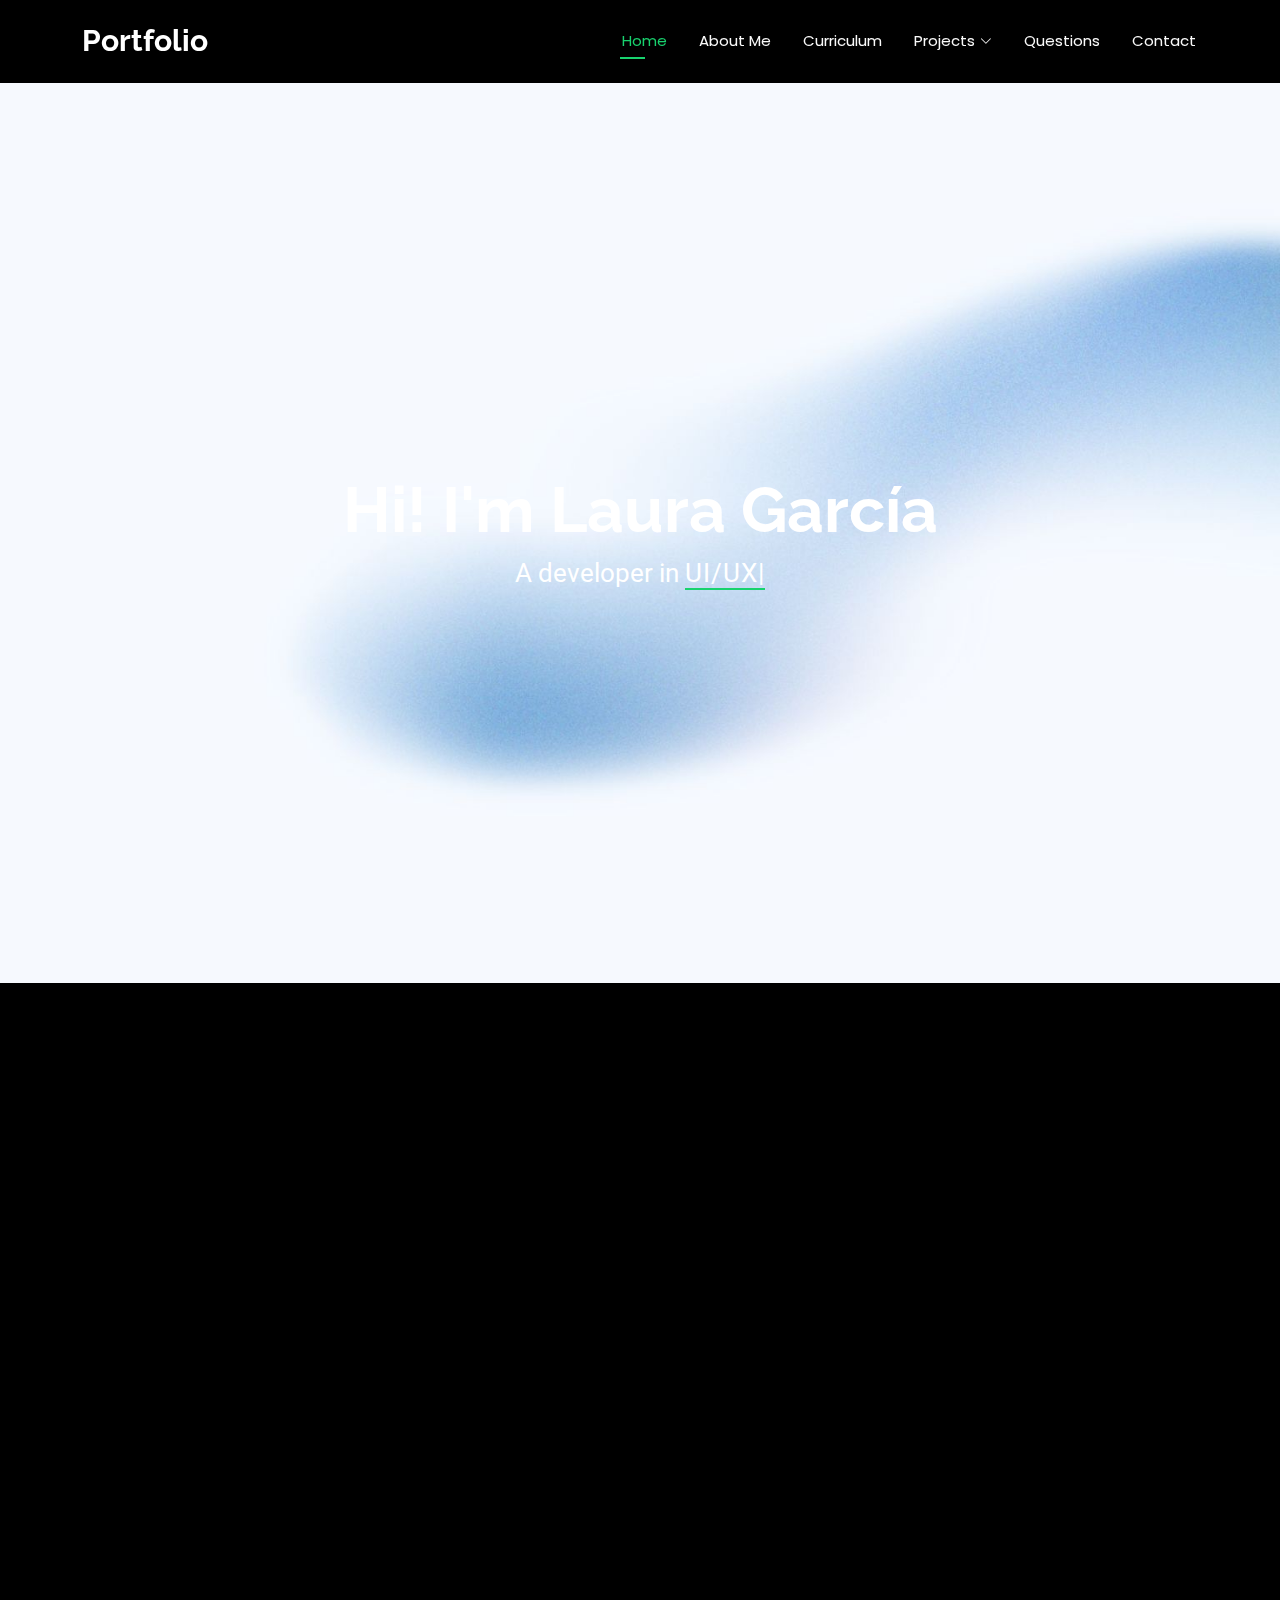
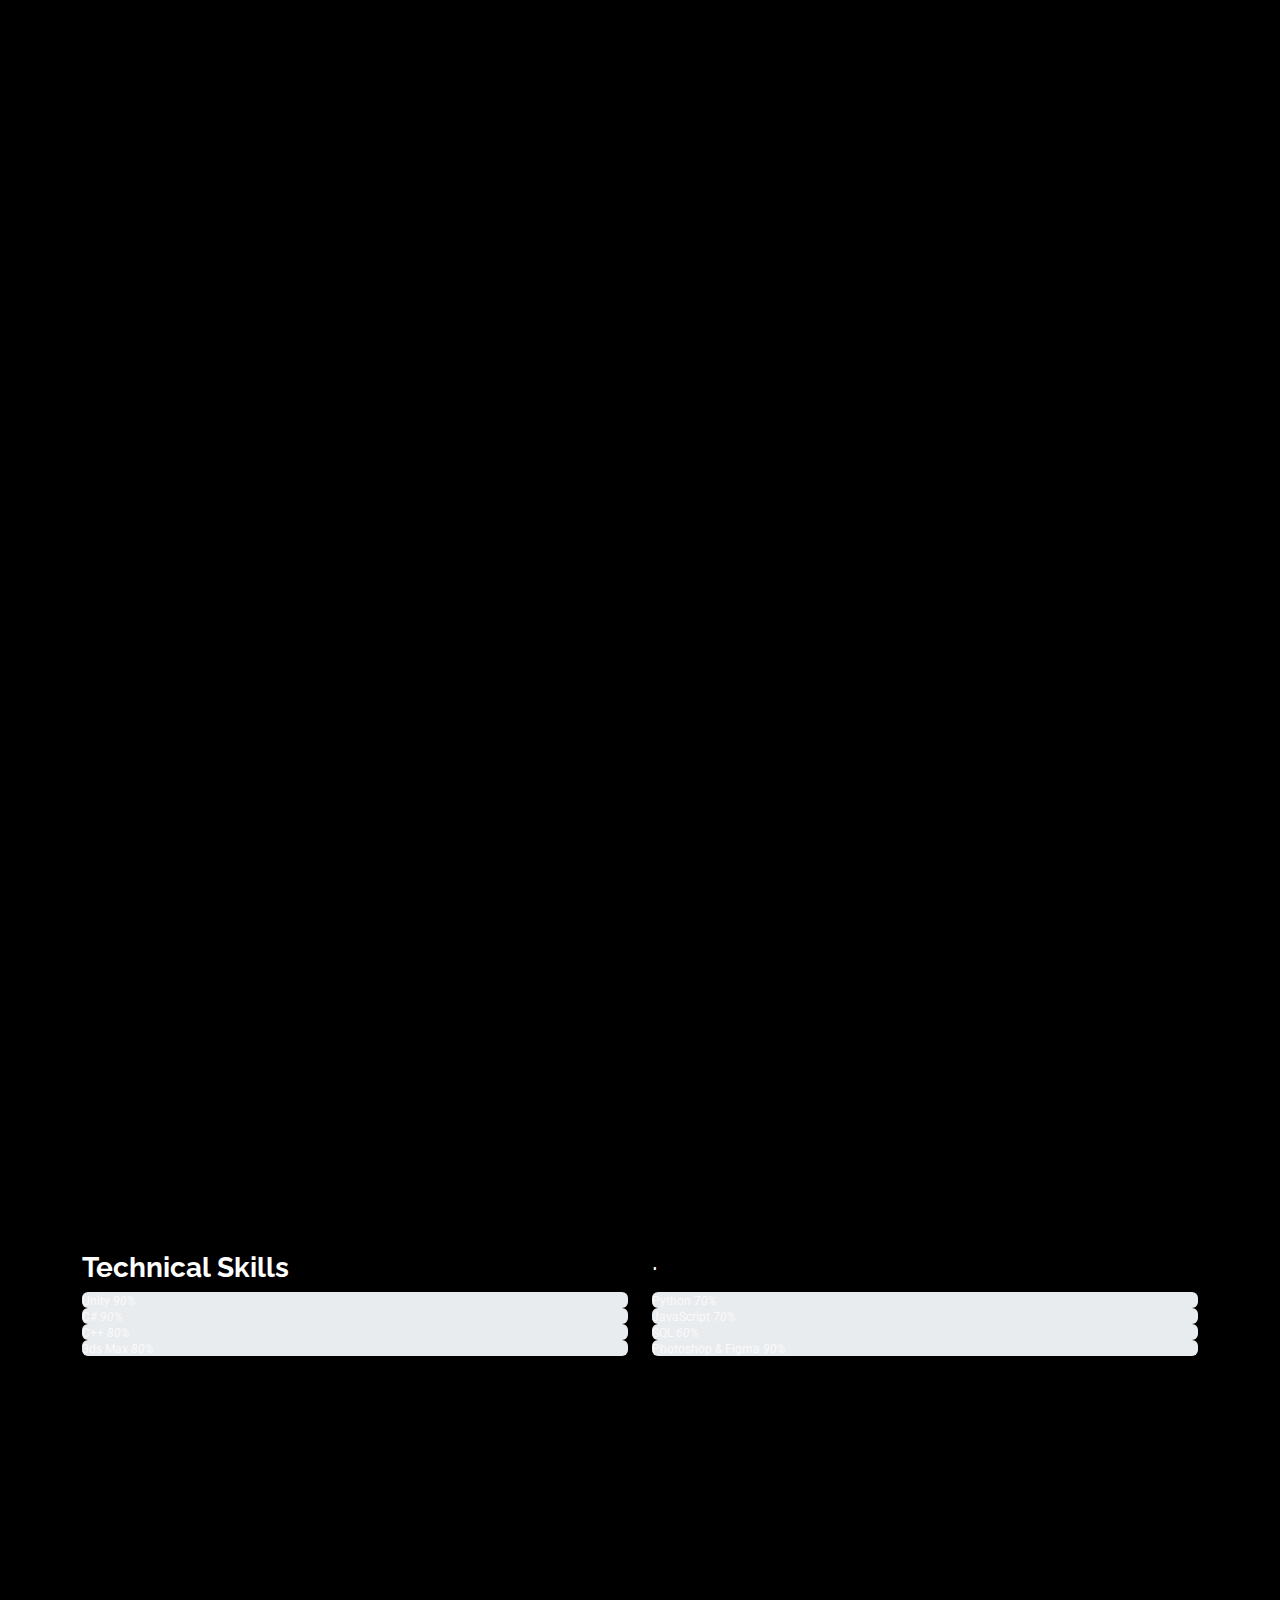
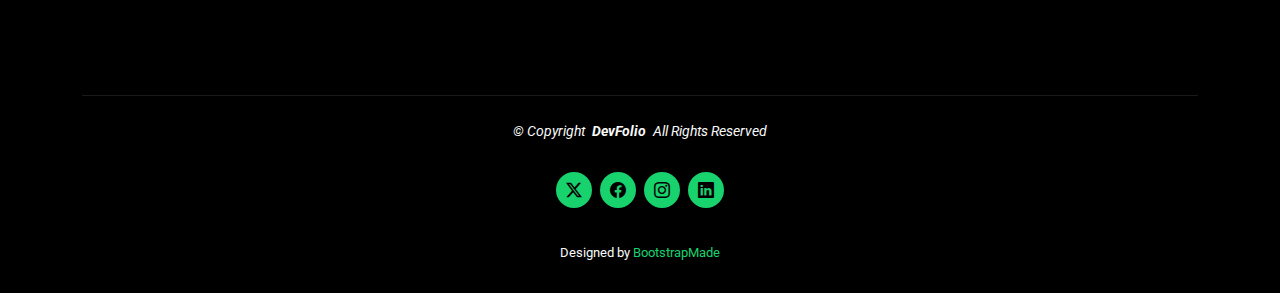
<file: index.html>
<!DOCTYPE html>
<html lang="en">

<head>
  <meta charset="utf-8">
  <meta content="width=device-width, initial-scale=1.0" name="viewport">
  <title>Laura García Martín - Portfolio</title>
  <meta name="description" content="">
  <meta name="keywords" content="">

  <!-- Favicons -->
  <link href="assets/img/favicon.png" rel="icon">
  <link href="assets/img/apple-touch-icon.png" rel="apple-touch-icon">

  <!-- Fonts -->
  <link href="https://fonts.googleapis.com" rel="preconnect">
  <link href="https://fonts.gstatic.com" rel="preconnect" crossorigin>
  <link href="https://fonts.googleapis.com/css2?family=Roboto:ital,wght@0,100;0,300;0,400;0,500;0,700;0,900;1,100;1,300;1,400;1,500;1,700;1,900&family=Poppins:ital,wght@0,100;0,200;0,300;0,400;0,500;0,600;0,700;0,800;0,900;1,100;1,200;1,300;1,400;1,500;1,600;1,700;1,800;1,900&family=Raleway:ital,wght@0,100;0,200;0,300;0,400;0,500;0,600;0,700;0,800;0,900;1,100;1,200;1,300;1,400;1,500;1,600;1,700;1,800;1,900&display=swap" rel="stylesheet">

  <!-- Vendor CSS Files -->
  <link href="assets/vendor/bootstrap/css/bootstrap.min.css" rel="stylesheet">
  <link href="assets/vendor/bootstrap-icons/bootstrap-icons.css" rel="stylesheet">
  <link href="assets/vendor/aos/aos.css" rel="stylesheet">
  <link href="assets/vendor/glightbox/css/glightbox.min.css" rel="stylesheet">
  <link href="assets/vendor/swiper/swiper-bundle.min.css" rel="stylesheet">

  <!-- Main CSS File -->
  <link href="assets/css/main.css" rel="stylesheet">

  <!-- =======================================================
  * Template Name: DevFolio
  * Template URL: https://bootstrapmade.com/devfolio-bootstrap-portfolio-html-template/
  * Updated: Aug 07 2024 with Bootstrap v5.3.3
  * Author: BootstrapMade.com
  * License: https://bootstrapmade.com/license/
  ======================================================== -->
</head>

<body class="index-page">

  <header id="header" class="header d-flex align-items-center sticky-top">
    <div class="container-fluid container-xl position-relative d-flex align-items-center justify-content-between">

      <a href="index.html" class="logo d-flex align-items-center">
        <!-- Uncomment the line below if you also wish to use an image logo -->
        <!-- <img src="assets/img/logo.png" alt=""> -->
        <h1 class="sitename">Portfolio</h1>
      </a>

      <nav id="navmenu" class="navmenu">
        <ul>
          <li><a href="#hero" class="active">Home<br></a></li>
          <li><a href="#about">About Me</a></li>
          <li><a href="#resume">Curriculum</a></li>
          <li class="dropdown"><a href="#services"><span>Projects</span> <i class="bi bi-chevron-down toggle-dropdown"></i></a>
            <ul>
                  <li><a href="Videogames.html" class="stretched-link">Videogames</a></li>               
                  <li><a href="MobileApps.html" class="stretched-link">Apps</a></li>
                  <li><a href="#">3D & Animations</a></li>

            </ul>

          <li><a href="#faq">Questions</a></li>
          <li><a href="#contact">Contact</a></li>
        </ul>
        <i class="mobile-nav-toggle d-xl-none bi bi-list"></i>
      </nav>

    </div>
  </header>

  <main class="main">

    <!-- Hero Section -->
    <section id="hero" class="hero section dark-background">

      <img src="assets/img/bg2.jpg" alt="" data-aos="fade-in">

      <div class="container d-flex flex-column align-items-center justify-content-center text-center" data-aos="fade-up" data-aos-delay="100">
        <h2>Hi! I'm Laura García </h2>
        <p> A developer in <span class="typed" data-typed-items="UI/UX, Unity, Cryptography "></span></p>
      </div>

    </section><!-- /Hero Section -->

<!-- About Section -->
<section id="about" class="about section">
  <div class="container" data-aos="fade-up" data-aos-delay="100">

    <div class="row gy-4">
      
      <!-- Left Column -->
      <div class="col-md-6">
        
        <!-- About Me (Top Left) -->
        <div class="about-me">
          <h4>About Me</h4>
          <p>
            My name is <strong>Laura García Martín</strong>, and I am a fourth-year student of <strong>Videogame Design and Development</strong> at <strong>Rey Juan Carlos University.</strong>
          </p>
          <p>
            I discovered my passion for technology later than usual, after spending a year studying Economics and International Business. 
            That change of direction led me to rethink my future, retake the <strong>EBAU</strong>, and pursue what I truly wanted. Since then, 
            I have never doubted that I made the right decision. I found great satisfaction exploring <strong>Unity’s</strong> Inspector, uncovering its possibilities, 
            and developing a strong ambition for <strong>interface design</strong> and <strong>user experience.</strong>
          </p>
        </div>

        <!-- My TFG (Bottom Left) -->
        <div class="my-tfg mt-4">
          <h4>My TFG</h4>
          <p>
            My project develops an <strong>accessible</strong> videogame for people with <strong>Parkinson’s</strong>, aimed to provide entertainment adapted to their motor and vocal skills.
            To ensure the <strong>privacy</strong> of voice data collected during gameplay, <strong>homomorphic encryption</strong> is implemented, allowing analysis without compromising security. 
            The proposal combines entertainment, accessibility, and data protection, offering an innovative tool for digital therapy. 
          </p>
          <p>
            Implemented in <strong>Unity</strong>, with mechanics designed to improve motor skills and voice precision in players.
          </p>

          
        </div>

      </div>

      <!-- Right Column -->
      <div class="col-md-6">

        <!-- My Passions (Top Right) -->
        <div class="my-passions">
          <h4>My Passions</h4>
          <div class="row">
            
            <div id="gameCarouselPersonal" class="carousel slide" data-bs-ride="carousel">
              <div class="carousel-inner">
                <div class="carousel-item active">
                  <img src="assets/img/personal/passions/2.png" class="d-block w-100" alt="Gameplay Screenshot 1">
                </div>
                <div class="carousel-item">
                  <img src="assets/img/personal/passions/11.png" class="d-block w-100" alt="Gameplay Screenshot 1">
                </div>
                <div class="carousel-item">
                  <img src="assets/img/personal/passions/3.png" class="d-block w-100" alt="Gameplay Screenshot 1">
                </div>
                <div class="carousel-item">
                  <img src="assets/img/personal/passions/4.png" class="d-block w-100" alt="Gameplay Screenshot 1">
                </div>
                <div class="carousel-item">
                  <img src="assets/img/personal/passions/5.png" class="d-block w-100" alt="Gameplay Screenshot 1">
                </div>
                <div class="carousel-item">
                  <img src="assets/img/personal/passions/6.png" class="d-block w-100" alt="Gameplay Screenshot 1">
                </div>

              </div>
              <button class="carousel-control-prev" type="button" data-bs-target="#gameCarouselPersonal" data-bs-slide="prev">
                <span class="carousel-control-prev-icon" aria-hidden="true"></span>
                <span class="visually-hidden">Previous</span>
              </button>
              <button class="carousel-control-next" type="button" data-bs-target="#gameCarouselPersonal" data-bs-slide="next">
                <span class="carousel-control-next-icon" aria-hidden="true"></span>
                <span class="visually-hidden">Next</span>
              </button>
            </div>
        </div>


        <!-- Contact (Bottom Right) -->
        <div class="know-more mt-4">
          <h4>Want to know more?</h4>
          <p>Feel free to reach out to me</p>
          <div class="row gy-4">
            <!-- CV Download -->
            <div class="col-lg-12">
              <a href="https://www.linkedin.com/in/laura-garc%C3%ADa-mart%C3%ADn-0b6584328/" download class="cv-box">
              <i class="fas fa-file-alt"></i>
              <span>Check out my <strong>LinkedIn</strong></span>
            </a>
          </div>

          <!-- CV Download -->
          <div class="col-lg-12">
            <a href="assets/img/personal/CV LAURA GARCIA MARTIN.pdf" download class="cv-box">
              <i class="fas fa-file-alt"></i>
              <span>Download my <strong>CV</strong></span>
            </a>
          </div>
          </div>
        </div>

      </div>

    </div>

  </div>
</section>





<!-- Resume Section -->
<section id="resume" class="resume section">

  <!-- Section Title -->
  <div class="container section-title" data-aos="fade-up">
    <h2>Curriculum Vitae</h2>
    <p>Archievements and what not</p>
  </div><!-- End Section Title -->

  <div class="container">

    <div class="row">

      <!-- Left Column -->
      <div class="col-lg-6" data-aos="fade-up" data-aos-delay="100">

        <!-- Education -->
        <h3 class="resume-title">Education</h3>
        <div class="resume-item">
          <h4>Videogame design &amp; Development</h4>
          <h5>Sept 2021 - June 2025</h5>
          <p><em>Universidad Rey Juan Carlos, Madrid</em></p>
        </div>

        <div class="resume-item">
          <h4>Quantum Computing Course</h4>
          <h5>April 2023 - May 2023</h5>
          <p><em>Universidad de Castilla La Mancha</em></p>
        </div>

        <!-- Soft Skills -->
        <h3 class="resume-title">Soft Skills</h3>
        <div class="resume-item">
          <ul>
            <li><strong>Teamwork:</strong> I collaborate effectively with diverse teams to achieve shared goals.</li>
            <li><strong>Problem-solving:</strong>  I excel at analyzing complex challenges and finding creative solutions.</li>
            <li><strong>Adaptability:</strong> I thrive in dynamic and fast-paced environments.</li>
            <li><strong>Communication:</strong>  I have a strong ability to convey technical concepts to non-technical audiences.</li>
            <li><strong>Time Management:</strong> I effectively prioritize tasks to meet deadlines.</li>
          </ul>
        </div>

      </div><!-- End Left Column -->

      <!-- Right Column -->
      <div class="col-lg-6" data-aos="fade-up" data-aos-delay="200">

        <!-- Academic Projects -->
        <h3 class="resume-title">Academic Projects</h3>
        <div class="resume-item">
          <h4>Bouba District! Rhythm Videogame in Unity</h4>
          <p><em><strong>Winner of Game of the Year - Web and Social Media Games - Quintana URJC 2025</strong></em></p>
          <p>Completed and published on itch.io. With a 3D cartoon-style, featuring various environments, characters, music, cinematics, and a persistent ranking system.</p>
          <ul>
            <li>Development of mechanics based on <strong>BPM music measurements</strong>.</li>
            <li>Design and implementation of <strong>UI/UX</strong>.</li>
            <li>Implementation of visual and sound effects.</li>
            <li>Creation of <strong>cinematics</strong> in Unity.</li>
          </ul>
        </div>

        <div class="resume-item">
          <h4>The Last Candle - A multiplayer game in JavaScript</h4>
          <p>Published with local multiplayer in various websites such as itch.io, New Grounds, and GameJolt. Available for download with online multiplayer.</p>
          <ul>
            <li>Registration, login, password change, user deletion, user count, and chat through <strong>API REST</strong> using <strong>HTTP methods</strong>.</li>
            <li>Password encryption using <strong>hash keys</strong>.</li>
            <li>Network communication via <strong>WebSockets</strong>.</li>
            <li>Design and implementation of <strong>UI/UX</strong>.</li>
          </ul>
        </div>

      </div><!-- End Right Column -->

    </div>

    <div class="row skills-content skills-animation">
  
      <!-- Skills - Left -->
      <div class="col-md-6">
        <h3> <strong>Technical Skills</strong></h3>
        <div class="progress">
          <span class="skill"><span>Unity</span> <i class="val">90%</i></span>
          <div class="progress-bar-wrap">
            <div class="progress-bar" role="progressbar" aria-valuenow="90" aria-valuemin="0" aria-valuemax="100" style="width: 10%;"></div>
          </div>
        </div>
    
        <div class="progress">
          <span class="skill"><span>C#</span> <i class="val">90%</i></span>
          <div class="progress-bar-wrap">
            <div class="progress-bar" role="progressbar" aria-valuenow="90" aria-valuemin="0" aria-valuemax="100" style="width: 10%;"></div>
          </div>
        </div>
    
        <div class="progress">
          <span class="skill"><span>C++</span> <i class="val">80%</i></span>
          <div class="progress-bar-wrap">
            <div class="progress-bar" role="progressbar" aria-valuenow="80" aria-valuemin="0" aria-valuemax="100" style="width: 10%;"></div>
          </div>
        </div>

        <div class="progress">
          <span class="skill"><span>3ds Max</span> <i class="val">80%</i></span>
          <div class="progress-bar-wrap">
            <div class="progress-bar" role="progressbar" aria-valuenow="80" aria-valuemin="0" aria-valuemax="100" style="width: 10%;"></div>
          </div>
        </div>

      </div>
      
    
      <!-- Skills - Right -->
      <div class="col-md-6">
        <h3>  · </h3>
        <div class="progress">
          <span class="skill"><span>Python</span> <i class="val">70%</i></span>
          <div class="progress-bar-wrap">
            <div class="progress-bar" role="progressbar" aria-valuenow="70" aria-valuemin="0" aria-valuemax="100" style="width: 10%;"></div>
          </div>
        </div>
    
        <div class="progress">
          <span class="skill"><span>JavaScript</span> <i class="val">70%</i></span>
          <div class="progress-bar-wrap">
            <div class="progress-bar" role="progressbar" aria-valuenow="70" aria-valuemin="0" aria-valuemax="100" style="width: 10%;"></div>
          </div>
        </div>
    
        <div class="progress">
          <span class="skill"><span>SQL</span> <i class="val">60%</i></span>
          <div class="progress-bar-wrap">
            <div class="progress-bar" role="progressbar" aria-valuenow="60" aria-valuemin="0" aria-valuemax="100" style="width: º0%;"></div>
          </div>
        </div>

        <div class="progress">
          <span class="skill"><span>Photoshop & Figma</span> <i class="val">90%</i></span>
          <div class="progress-bar-wrap">
            <div class="progress-bar" role="progressbar" aria-valuenow="90" aria-valuemin="0" aria-valuemax="100" style="width: 10%;"></div>
          </div>
        </div>
      </div>
      
    </div>
    




</section><!-- /Resume Section -->



    <!-- Services Section -->
    <section id="services" class="services section">

      <!-- Section Title -->
      <div class="container section-title" data-aos="fade-up">
        <h2>Projects</h2>
      </div><!-- End Section Title -->

      <div class="container">

        <div class="row gy-4">

          <div class="col-lg-4 col-md-6" data-aos="fade-up" data-aos-delay="100">
            <div class="service-item position-relative">
              <div class="icon">
                <i class="bi bi-controller"></i>
              </div>
              <a href="Videogames.html" class="stretched-link">
                <h3>Videogames</h3>
              </a>
              <p>Some of the video games I developed in the last few years, ranging from no-experience projects to my campus GOTY 2025.</p>
            </div>
          </div><!-- End Service Item -->
          

          <div class="col-lg-4 col-md-6" data-aos="fade-up" data-aos-delay="200">
            <div class="service-item position-relative">
              <div class="icon">
                <i class="bi bi-phone"></i>
              </div>
              <a href="MobileApps.html" class="stretched-link">
                <h3>Mobile Applications</h3>
              </a>
              <p>In the past few months, I've experimented with mobile applications and various software like Flutter and Android Studio. 
                From a casual trivia game to using inertial sensors, such as the accelerometer, for a casual videogame.
              </p>
            </div>
          </div><!-- End Service Item -->

      

          <div class="col-lg-4 col-md-6" data-aos="fade-up" data-aos-delay="400">
            <div class="service-item position-relative">
              <div class="icon">
                <i class="bi bi-film"></i>
              </div>
              <a href="#" class="stretched-link">
                <h3>3D & Animation</h3>
              </a>
              <p>My experience in 3D is limited, but that doesn't mean I don't have projects I'm proud of. 
                A special project I worked on in 2023 helped me become familiar with 3D software like Blender and 3ds Max, 
                which has proven useful in most of the Unity projects I'm involved in.
              </p>
              <a href="#" class="stretched-link"></a>
            </div>
          </div><!-- End Service Item -->


          

        </div>

      </div>




      <p></p>
      <p></p>
      <p></p>
    <!-- Faq Section -->
    <section id="faq" class="faq section">

      <div class="container">

        <div class="row gy-4">

          <div class="col-lg-4" data-aos="fade-up" data-aos-delay="100">
            <div class="content px-xl-5">
              
              <h3><span>Frequently Asked </span><strong>Questions</strong></h3>
              <p>
                Feel free to read this common questions to get to know me better!
              </p>
            </div>
          </div>

          <div class="col-lg-8" data-aos="fade-up" data-aos-delay="200">

            <div class="faq-container">
              <div class="faq-item faq-active">

                
                <h3><span class="num">1.</span> <span>Where do you currently work?</span></h3>
                <div class="faq-content">
                  <p>I’m currently working at a company focused on <strong>extended reality</strong> and <strong>artificial intelligence.</strong>
                  </p>
                </div>
                <i class="faq-toggle bi bi-chevron-right"></i>
              </div><!-- End Faq item-->

              <div class="faq-item">
                <h3><span class="num">2.</span> <span>What are your upcoming projects?</span></h3>
                <div class="faq-content">
                  <p>My final degree project on <strong>homomorphic encryption</strong>, 
                    researching <strong>cryptography</strong>, <strong>data protection</strong>, and <strong>videogames</strong> as therapy.</p>
                </div>
                <i class="faq-toggle bi bi-chevron-right"></i>
              </div><!-- End Faq item-->

              <div class="faq-item">
                <h3><span class="num">3.</span> <span>What is the next step in your education?</span></h3>
                <div class="faq-content">
                  <p>My next studies will focus on a <strong>master's degree</strong> in <strong>cybersecurity</strong> in Madrid.</p>
                </div>
                <i class="faq-toggle bi bi-chevron-right"></i>
              </div><!-- End Faq item-->

              

            </div>

          </div>
        </div>

      </div>

    </section><!-- /Faq Section -->

    

           

    <!-- Contact Section -->
<section id="contact" class="contact section">

  <!-- Section Title -->
  <div class="container section-title" data-aos="fade-up">
    <h2>Contact</h2>
    <p>Feel free to reach out to me any time!</p>
  </div><!-- End Section Title -->

  <div class="container" data-aos="fade-up" data-aos-delay="100">

    <div class="info-wrap" data-aos="fade-up" data-aos-delay="200">
      <div class="row gy-5">

        <div class="col-lg-3">
          <div class="info-item d-flex align-items-center">
            <i class="bi bi-geo-alt flex-shrink-0"></i>
            <div>
              <h3>Address</h3>
              <p>Madrid, Spain</p>
            </div>
          </div>
        </div><!-- End Address -->

        <div class="col-lg-3">
          <div class="info-item d-flex align-items-center">
            <i class="bi bi-telephone flex-shrink-0"></i>
            <div>
              <h3>Call or text</h3>
              <p>+34 671 234 110</p>
            </div>
          </div>
        </div><!-- End Phone -->

        <div class="col-lg-3">
          <div class="info-item d-flex align-items-center">
            <i class="bi bi-linkedin flex-shrink-0"></i>
            <div>
              <h3>LinkedIn</h3>
              <p><a href="https://www.linkedin.com/in/laura-garc%C3%ADa-mart%C3%ADn-0b6584328/" target="_blank">Connect with me</a></p>
            </div>
          </div>
        </div><!-- End LinkedIn -->

        <div class="col-lg-3">
          <div class="info-item d-flex align-items-center">
            <i class="bi bi-envelope flex-shrink-0"></i>
            <div>
              <h3>Email Me</h3>
              <p>lauragarciamartin.dev@gmail.com</p>
            </div>
          </div>
        </div><!-- End Email -->
        
      </div>
    </div>

    <form action="forms/contact.php" method="post" class="php-email-form" data-aos="fade-up" data-aos-delay="300">
      <div class="row gy-4">

        <div class="col-md-6">
          <input type="text" name="name" class="form-control" placeholder="Your Name" required="">
        </div>

        <div class="col-md-6">
          <input type="email" class="form-control" name="email" placeholder="Your Email" required="">
        </div>

        <div class="col-md-12">
          <input type="text" class="form-control" name="subject" placeholder="Subject" required="">
        </div>

        <div class="col-md-12">
          <textarea class="form-control" name="message" rows="6" placeholder="Message" required=""></textarea>
        </div>

        <div class="col-md-12 text-center">
          <div class="loading">Loading</div>
          <div class="error-message"></div>
          <div class="sent-message">Your message has been sent. Thank you!</div>

          <button type="submit">Send Message</button>
        </div>

      </div>
    </form><!-- End Contact Form -->

  </div>

</section><!-- /Contact Section -->

  </main>

  <footer id="footer" class="footer accent-background">

    <div class="container">
      <div class="copyright text-center ">
        <p>© <span>Copyright</span> <strong class="px-1 sitename">DevFolio</strong> <span>All Rights Reserved</span></p>
      </div>
      <div class="social-links d-flex justify-content-center">
        <a href=""><i class="bi bi-twitter-x"></i></a>
        <a href=""><i class="bi bi-facebook"></i></a>
        <a href=""><i class="bi bi-instagram"></i></a>
        <a href=""><i class="bi bi-linkedin"></i></a>
      </div>
      <div class="credits">
        <!-- All the links in the footer should remain intact. -->
        <!-- You can delete the links only if you've purchased the pro version. -->
        <!-- Licensing information: https://bootstrapmade.com/license/ -->
        <!-- Purchase the pro version with working PHP/AJAX contact form: [buy-url] -->
        Designed by <a href="https://bootstrapmade.com/">BootstrapMade</a>
      </div>
    </div>

  </footer>

  <!-- Scroll Top -->
  <a href="#" id="scroll-top" class="scroll-top d-flex align-items-center justify-content-center"><i class="bi bi-arrow-up-short"></i></a>

  <!-- Preloader -->
  <div id="preloader"></div>

  <!-- Vendor JS Files -->
  <script src="assets/vendor/bootstrap/js/bootstrap.bundle.min.js"></script>
  <script src="assets/vendor/php-email-form/validate.js"></script>
  <script src="assets/vendor/aos/aos.js"></script>
  <script src="assets/vendor/typed.js/typed.umd.js"></script>
  <script src="assets/vendor/waypoints/noframework.waypoints.js"></script>
  <script src="assets/vendor/purecounter/purecounter_vanilla.js"></script>
  <script src="assets/vendor/glightbox/js/glightbox.min.js"></script>
  <script src="assets/vendor/imagesloaded/imagesloaded.pkgd.min.js"></script>
  <script src="assets/vendor/isotope-layout/isotope.pkgd.min.js"></script>
  <script src="assets/vendor/swiper/swiper-bundle.min.js"></script>

  <!-- Main JS File -->
  <script src="assets/js/main.js"></script>

</body>

</html>
</file>
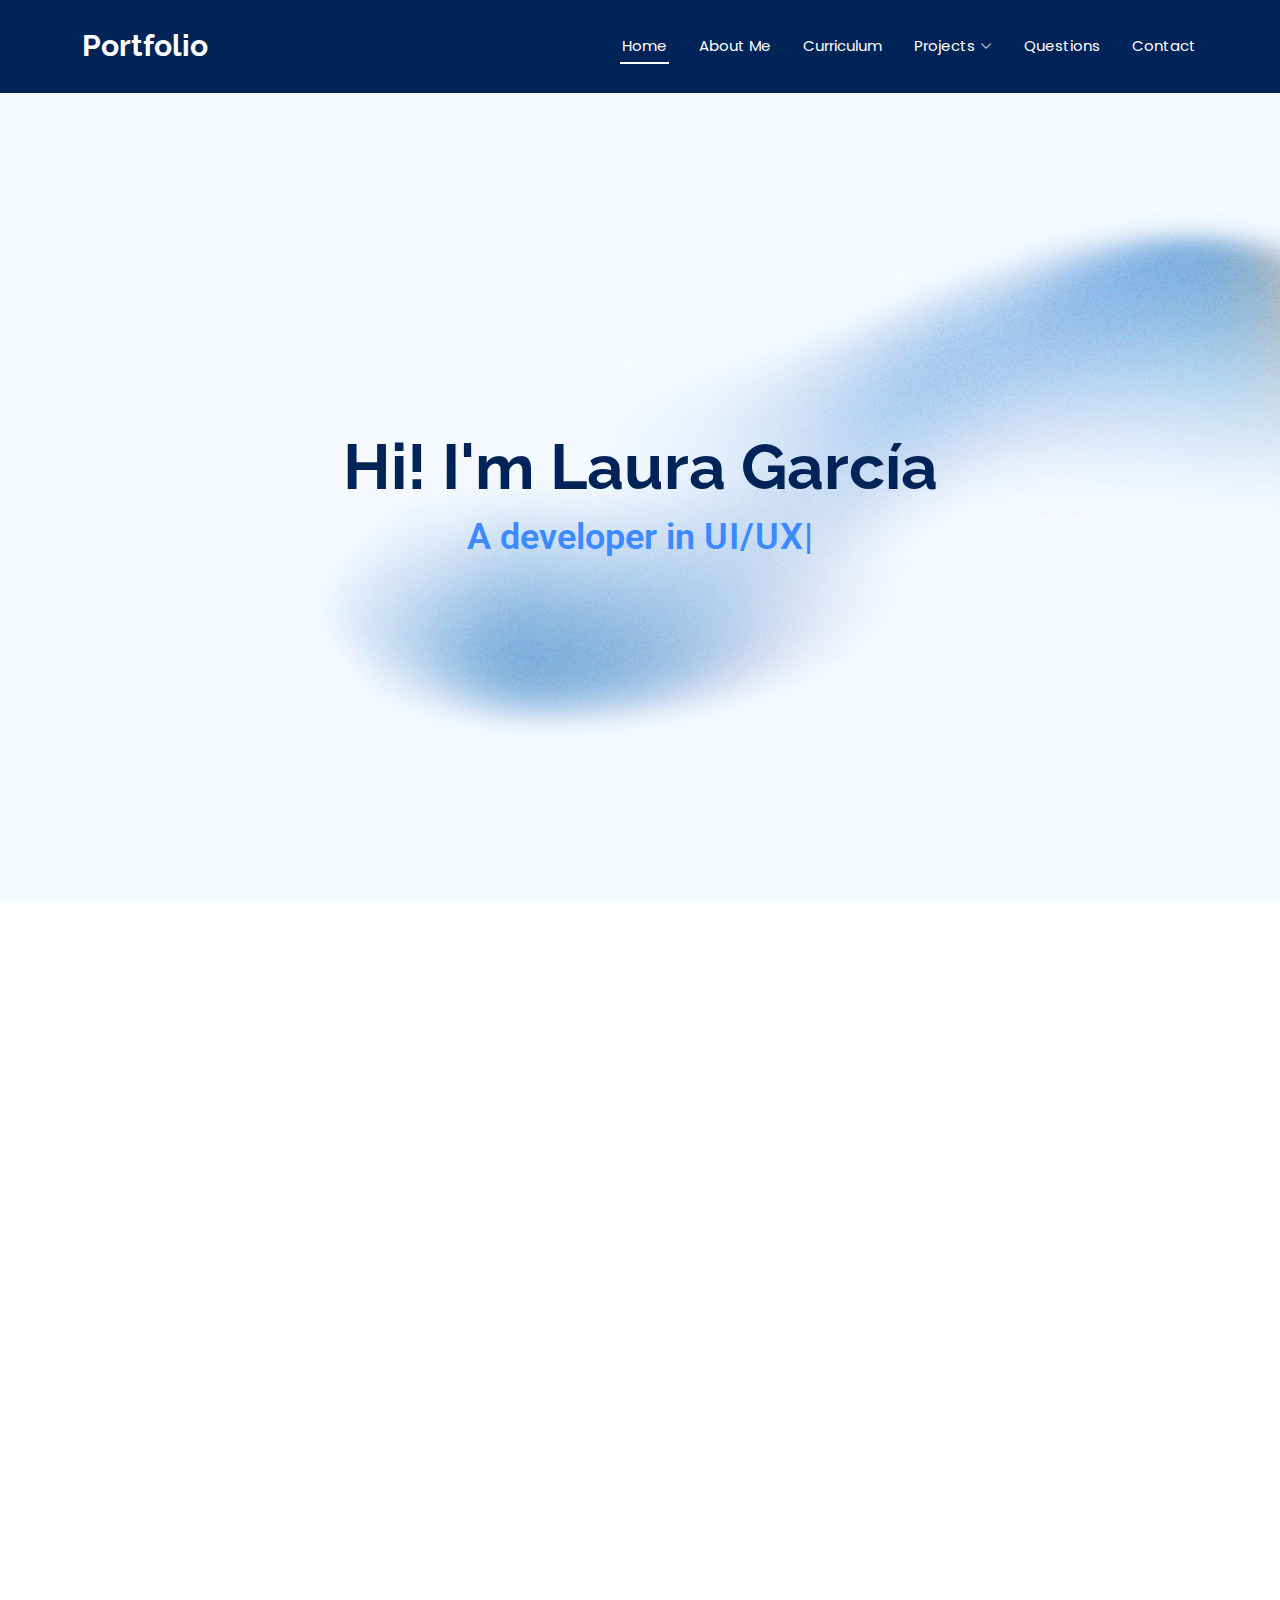
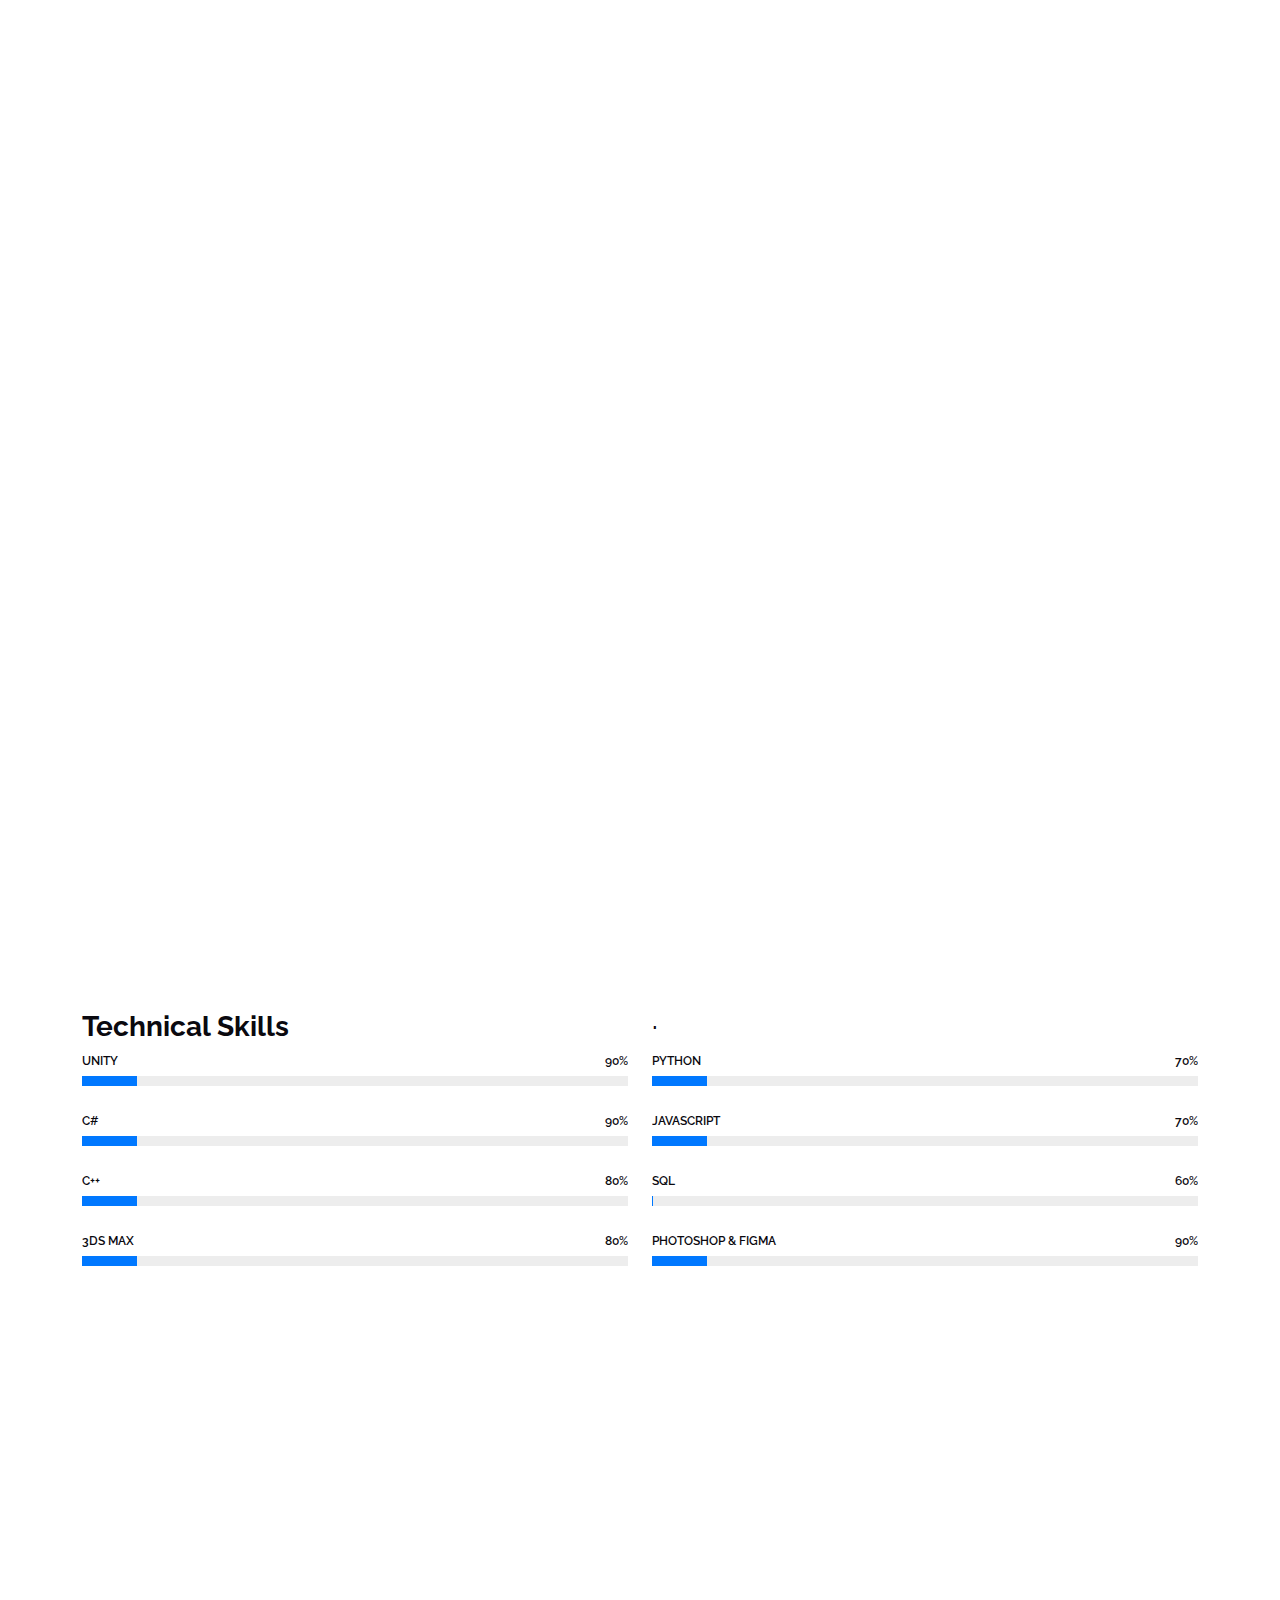
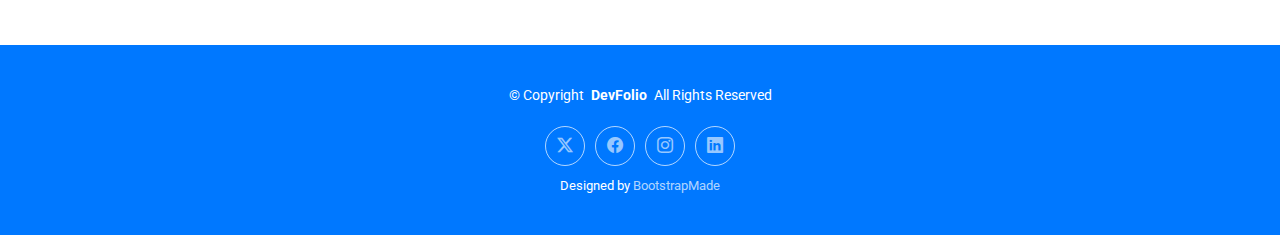
<file: DevFolio/index.html>
<!DOCTYPE html>
<html lang="en">

<head>
  <meta charset="utf-8">
  <meta content="width=device-width, initial-scale=1.0" name="viewport">
  <title>Index - DevFolio Bootstrap Template</title>
  <meta name="description" content="">
  <meta name="keywords" content="">

  <!-- Favicons -->
  <link href="assets/img/favicon.png" rel="icon">
  <link href="assets/img/apple-touch-icon.png" rel="apple-touch-icon">

  <!-- Fonts -->
  <link href="https://fonts.googleapis.com" rel="preconnect">
  <link href="https://fonts.gstatic.com" rel="preconnect" crossorigin>
  <link href="https://fonts.googleapis.com/css2?family=Roboto:ital,wght@0,100;0,300;0,400;0,500;0,700;0,900;1,100;1,300;1,400;1,500;1,700;1,900&family=Poppins:ital,wght@0,100;0,200;0,300;0,400;0,500;0,600;0,700;0,800;0,900;1,100;1,200;1,300;1,400;1,500;1,600;1,700;1,800;1,900&family=Raleway:ital,wght@0,100;0,200;0,300;0,400;0,500;0,600;0,700;0,800;0,900;1,100;1,200;1,300;1,400;1,500;1,600;1,700;1,800;1,900&display=swap" rel="stylesheet">

  <!-- Vendor CSS Files -->
  <link href="assets/vendor/bootstrap/css/bootstrap.min.css" rel="stylesheet">
  <link href="assets/vendor/bootstrap-icons/bootstrap-icons.css" rel="stylesheet">
  <link href="assets/vendor/aos/aos.css" rel="stylesheet">
  <link href="assets/vendor/glightbox/css/glightbox.min.css" rel="stylesheet">
  <link href="assets/vendor/swiper/swiper-bundle.min.css" rel="stylesheet">

  <!-- Main CSS File -->
  <link href="assets/css/main.css" rel="stylesheet">

  <!-- =======================================================
  * Template Name: DevFolio
  * Template URL: https://bootstrapmade.com/devfolio-bootstrap-portfolio-html-template/
  * Updated: Aug 07 2024 with Bootstrap v5.3.3
  * Author: BootstrapMade.com
  * License: https://bootstrapmade.com/license/
  ======================================================== -->
</head>

<body class="index-page">

  <header id="header" class="header d-flex align-items-center sticky-top">
    <div class="container-fluid container-xl position-relative d-flex align-items-center justify-content-between">

      <a href="index.html" class="logo d-flex align-items-center">
        <!-- Uncomment the line below if you also wish to use an image logo -->
        <!-- <img src="assets/img/logo.png" alt=""> -->
        <h1 class="sitename">Portfolio</h1>
      </a>

      <nav id="navmenu" class="navmenu">
        <ul>
          <li><a href="#hero" class="active">Home<br></a></li>
          <li><a href="#about">About Me</a></li>
          <li><a href="#resume">Curriculum</a></li>
          <li class="dropdown"><a href="#services"><span>Projects</span> <i class="bi bi-chevron-down toggle-dropdown"></i></a>
            <ul>
                  <li><a href="Videogames.html" class="stretched-link">Videogames</a></li>               
                  <li><a href="MobileApps.html" class="stretched-link">Apps</a></li>
                  <li><a href="#">3D & Animations</a></li>

            </ul>

          <li><a href="#faq">Questions</a></li>
          <li><a href="#contact">Contact</a></li>
        </ul>
        <i class="mobile-nav-toggle d-xl-none bi bi-list"></i>
      </nav>

    </div>
  </header>

  <main class="main">

    <!-- Hero Section -->
    <section id="hero" class="hero section dark-background">

      <img src="assets/img/bg2.jpg" alt="" data-aos="fade-in">

      <div class="container d-flex flex-column align-items-center justify-content-center text-center" data-aos="fade-up" data-aos-delay="100">
        <h2>Hi! I'm Laura García </h2>
        <p> A developer in <span class="typed" data-typed-items="UI/UX, Unity, Cryptography "></span></p>
      </div>

    </section><!-- /Hero Section -->

<!-- About Section -->
<section id="about" class="about section">
  <div class="container" data-aos="fade-up" data-aos-delay="100">

    <div class="row gy-4">
      
      <!-- Left Column -->
      <div class="col-md-6">
        
        <!-- About Me (Top Left) -->
        <div class="about-me">
          <h4>About Me</h4>
          <p>
            My name is <strong>Laura García Martín</strong>, and I am a fourth-year student of <strong>Videogame Design and Development</strong> at <strong>Rey Juan Carlos University.</strong>
          </p>
          <p>
            I discovered my passion for technology later than usual, after spending a year studying Economics and International Business. 
            That change of direction led me to rethink my future, retake the <strong>EBAU</strong>, and pursue what I truly wanted. Since then, 
            I have never doubted that I made the right decision. I found great satisfaction exploring <strong>Unity’s</strong> Inspector, uncovering its possibilities, 
            and developing a strong ambition for <strong>interface design</strong> and <strong>user experience.</strong>
          </p>
        </div>

        <!-- My TFG (Bottom Left) -->
        <div class="my-tfg mt-4">
          <h4>My TFG</h4>
          <p>
            My project develops an <strong>accessible</strong> videogame for people with <strong>Parkinson’s</strong>, aimed to provide entertainment adapted to their motor and vocal skills.
            To ensure the <strong>privacy</strong> of voice data collected during gameplay, <strong>homomorphic encryption</strong> is implemented, allowing analysis without compromising security. 
            The proposal combines entertainment, accessibility, and data protection, offering an innovative tool for digital therapy. 
          </p>
          <p>
            Implemented in <strong>Unity</strong>, with mechanics designed to improve motor skills and voice precision in players.
          </p>

          
        </div>

      </div>

      <!-- Right Column -->
      <div class="col-md-6">

        <!-- My Passions (Top Right) -->
        <div class="my-passions">
          <h4>My Passions</h4>
          <div class="row">
            
            <div class="col-md-6">
              <div class="passion-box">
                <strong>Videogames</strong>
              </div>
            </div>

            <div class="col-md-6">
              <div class="passion-box">
                <strong>Unity</strong>
              </div>
            </div>

            <div class="col-md-6">
              <div class="passion-box">
                <strong>UI/UX</strong>
              </div>
            </div>

            <div class="col-md-6">
              <div class="passion-box">
                <strong>Encryption</strong>
              </div>
            </div>

            <div class="col-md-6">
              <div class="passion-box">
                <strong>C#</strong>
              </div>
            </div>

            <div class="col-md-6">
              <div class="passion-box">
                <strong>AI</strong>
              </div>
            </div>

            <div class="col-md-6">
              <div class="passion-box">
                <strong>GameJams</strong>
              </div>
            </div>

            <div class="col-md-6">
              <div class="passion-box">
                <strong>Hackatons</strong>
              </div>
            </div>

          </div>
        </div>


        <!-- Contact (Bottom Right) -->
        <div class="know-more mt-4">
          <h4>Want to know more?</h4>
          <p>Feel free to reach out to me</p>
          <div class="row gy-4">
            <!-- CV Download -->
            <div class="col-lg-12">
              <a href="https://www.linkedin.com/in/laura-garc%C3%ADa-mart%C3%ADn-0b6584328/" download class="cv-box">
              <i class="fas fa-file-alt"></i>
              <span>Check out my <strong>LinkedIn</strong></span>
            </a>
          </div>

          <!-- CV Download -->
          <div class="col-lg-12">
            <a href="assets/img/personal/CV Laura Garcia Martin.pdf" download class="cv-box">
              <i class="fas fa-file-alt"></i>
              <span>Download my <strong>CV</strong></span>
            </a>
          </div>
          </div>
        </div>

      </div>

    </div>

  </div>
</section>





<!-- Resume Section -->
<section id="resume" class="resume section">

  <!-- Section Title -->
  <div class="container section-title" data-aos="fade-up">
    <h2>Curriculum Vitae</h2>
    <p>Archievements and what not</p>
  </div><!-- End Section Title -->

  <div class="container">

    <div class="row">

      <!-- Left Column -->
      <div class="col-lg-6" data-aos="fade-up" data-aos-delay="100">

        <!-- Education -->
        <h3 class="resume-title">Education</h3>
        <div class="resume-item">
          <h4>Videogame design &amp; Development</h4>
          <h5>Sept 2021 - June 2025</h5>
          <p><em>Universidad Rey Juan Carlos, Madrid</em></p>
        </div>

        <div class="resume-item">
          <h4>Quantum Computing Course</h4>
          <h5>April 2023 - May 2023</h5>
          <p><em>Universidad de Castilla La Mancha</em></p>
        </div>

        <!-- Soft Skills -->
        <h3 class="resume-title">Soft Skills</h3>
        <div class="resume-item">
          <ul>
            <li><strong>Teamwork:</strong> Collaborates effectively with diverse teams to achieve shared goals.</li>
            <li><strong>Problem-solving:</strong> Excels in analyzing complex challenges and finding creative solutions.</li>
            <li><strong>Adaptability:</strong> Thrives in dynamic and fast-paced environments.</li>
            <li><strong>Communication:</strong> Strong ability to convey technical concepts to non-technical audiences.</li>
            <li><strong>Time Management:</strong> Effectively prioritizes tasks to meet deadlines.</li>
          </ul>
        </div>

      </div><!-- End Left Column -->

      <!-- Right Column -->
      <div class="col-lg-6" data-aos="fade-up" data-aos-delay="200">

        <!-- Academic Projects -->
        <h3 class="resume-title">Academic Projects</h3>
        <div class="resume-item">
          <h4>Bouba District! Rhythm Videogame in Unity</h4>
          <p><em><strong>Winner of Game of the Year - Web and Social Media Games - Quintana URJC 2025</strong></em></p>
          <p>Completed and published on itch.io. With a 3D cartoon-style, featuring various environments, characters, music, cinematics, and a persistent ranking system.</p>
          <ul>
            <li>Development of mechanics based on <strong>BPM music measurements</strong>.</li>
            <li>Design and implementation of <strong>UI/UX</strong>.</li>
            <li>Implementation of visual and sound effects.</li>
            <li>Creation of <strong>cinematics</strong> in Unity.</li>
          </ul>
        </div>

        <div class="resume-item">
          <h4>The Last Candle - A multiplayer game in JavaScript</h4>
          <p>Published with local multiplayer in various websites such as itch.io, New Grounds, and GameJolt. Available for download with online multiplayer.</p>
          <ul>
            <li>Registration, login, password change, user deletion, user count, and chat through <strong>API REST</strong> using <strong>HTTP methods</strong>.</li>
            <li>Password encryption using <strong>hash keys</strong>.</li>
            <li>Network communication via <strong>WebSockets</strong>.</li>
            <li>Design and implementation of <strong>UI/UX</strong>.</li>
          </ul>
        </div>

      </div><!-- End Right Column -->

    </div>

    <div class="row skills-content skills-animation">
  
      <!-- Skills - Left -->
      <div class="col-md-6">
        <h3> <strong>Technical Skills</strong></h3>
        <div class="progress">
          <span class="skill"><span>Unity</span> <i class="val">90%</i></span>
          <div class="progress-bar-wrap">
            <div class="progress-bar" role="progressbar" aria-valuenow="90" aria-valuemin="0" aria-valuemax="100" style="width: 10%;"></div>
          </div>
        </div>
    
        <div class="progress">
          <span class="skill"><span>C#</span> <i class="val">90%</i></span>
          <div class="progress-bar-wrap">
            <div class="progress-bar" role="progressbar" aria-valuenow="90" aria-valuemin="0" aria-valuemax="100" style="width: 10%;"></div>
          </div>
        </div>
    
        <div class="progress">
          <span class="skill"><span>C++</span> <i class="val">80%</i></span>
          <div class="progress-bar-wrap">
            <div class="progress-bar" role="progressbar" aria-valuenow="80" aria-valuemin="0" aria-valuemax="100" style="width: 10%;"></div>
          </div>
        </div>

        <div class="progress">
          <span class="skill"><span>3ds Max</span> <i class="val">80%</i></span>
          <div class="progress-bar-wrap">
            <div class="progress-bar" role="progressbar" aria-valuenow="80" aria-valuemin="0" aria-valuemax="100" style="width: 10%;"></div>
          </div>
        </div>

      </div>
      
    
      <!-- Skills - Right -->
      <div class="col-md-6">
        <h3>  · </h3>
        <div class="progress">
          <span class="skill"><span>Python</span> <i class="val">70%</i></span>
          <div class="progress-bar-wrap">
            <div class="progress-bar" role="progressbar" aria-valuenow="70" aria-valuemin="0" aria-valuemax="100" style="width: 10%;"></div>
          </div>
        </div>
    
        <div class="progress">
          <span class="skill"><span>JavaScript</span> <i class="val">70%</i></span>
          <div class="progress-bar-wrap">
            <div class="progress-bar" role="progressbar" aria-valuenow="70" aria-valuemin="0" aria-valuemax="100" style="width: 10%;"></div>
          </div>
        </div>
    
        <div class="progress">
          <span class="skill"><span>SQL</span> <i class="val">60%</i></span>
          <div class="progress-bar-wrap">
            <div class="progress-bar" role="progressbar" aria-valuenow="60" aria-valuemin="0" aria-valuemax="100" style="width: º0%;"></div>
          </div>
        </div>

        <div class="progress">
          <span class="skill"><span>Photoshop & Figma</span> <i class="val">90%</i></span>
          <div class="progress-bar-wrap">
            <div class="progress-bar" role="progressbar" aria-valuenow="90" aria-valuemin="0" aria-valuemax="100" style="width: 10%;"></div>
          </div>
        </div>
      </div>
      
    </div>
    




</section><!-- /Resume Section -->



    <!-- Services Section -->
    <section id="services" class="services section">

      <!-- Section Title -->
      <div class="container section-title" data-aos="fade-up">
        <h2>Projects</h2>
      </div><!-- End Section Title -->

      <div class="container">

        <div class="row gy-4">

          <div class="col-lg-4 col-md-6" data-aos="fade-up" data-aos-delay="100">
            <div class="service-item position-relative">
              <div class="icon">
                <i class="bi bi-controller"></i>
              </div>
              <a href="Videogames.html" class="stretched-link">
                <h3>Videogames</h3>
              </a>
              <p>Some of the video games I developed in the last few years, ranging from no-experience projects to my campus GOTY 2025.</p>
            </div>
          </div><!-- End Service Item -->
          

          <div class="col-lg-4 col-md-6" data-aos="fade-up" data-aos-delay="200">
            <div class="service-item position-relative">
              <div class="icon">
                <i class="bi bi-phone"></i>
              </div>
              <a href="MobileApps.html" class="stretched-link">
                <h3>Mobile Applications</h3>
              </a>
              <p>In the past few months, I've experimented with mobile applications and various software like Flutter and Android Studio. 
                From a casual trivia game to using inertial sensors, such as the accelerometer, for a casual videogame.
              </p>
            </div>
          </div><!-- End Service Item -->

      

          <div class="col-lg-4 col-md-6" data-aos="fade-up" data-aos-delay="400">
            <div class="service-item position-relative">
              <div class="icon">
                <i class="bi bi-film"></i>
              </div>
              <a href="#" class="stretched-link">
                <h3>3D & Animation</h3>
              </a>
              <p>My experience in 3D is limited, but that doesn't mean I don't have projects I'm proud of. 
                A special project I worked on in 2023 helped me become familiar with 3D software like Blender and 3ds Max, 
                which has proven useful in most of the Unity projects I'm involved in.
              </p>
              <a href="#" class="stretched-link"></a>
            </div>
          </div><!-- End Service Item -->


          

        </div>

      </div>




      <p></p>
      <p></p>
      <p></p>
    <!-- Faq Section -->
    <section id="faq" class="faq section">

      <div class="container">

        <div class="row gy-4">

          <div class="col-lg-4" data-aos="fade-up" data-aos-delay="100">
            <div class="content px-xl-5">
              
              <h3><span>Frequently Asked </span><strong>Questions</strong></h3>
              <p>
                Feel free to read this common questions to get to know me better!
              </p>
            </div>
          </div>

          <div class="col-lg-8" data-aos="fade-up" data-aos-delay="200">

            <div class="faq-container">
              <div class="faq-item faq-active">

                
                <h3><span class="num">1.</span> <span>Where do you currently work?</span></h3>
                <div class="faq-content">
                  <p>I’m currently working at a company focused on <strong>extended reality</strong> and <strong>artificial intelligence.</strong>
                  </p>
                </div>
                <i class="faq-toggle bi bi-chevron-right"></i>
              </div><!-- End Faq item-->

              <div class="faq-item">
                <h3><span class="num">2.</span> <span>What are your upcoming projects?</span></h3>
                <div class="faq-content">
                  <p>My final degree project on <strong>homomorphic encryption</strong>, 
                    researching <strong>cryptography</strong>, <strong>data protection</strong>, and <strong>videogames</strong> as therapy.</p>
                </div>
                <i class="faq-toggle bi bi-chevron-right"></i>
              </div><!-- End Faq item-->

              <div class="faq-item">
                <h3><span class="num">3.</span> <span>What is the next step in your education?</span></h3>
                <div class="faq-content">
                  <p>My next studies will focus on a <strong>master's degree</strong> in <strong>cybersecurity</strong> in Madrid.</p>
                </div>
                <i class="faq-toggle bi bi-chevron-right"></i>
              </div><!-- End Faq item-->

              

            </div>

          </div>
        </div>

      </div>

    </section><!-- /Faq Section -->

    

           

    <!-- Contact Section -->
<section id="contact" class="contact section">

  <!-- Section Title -->
  <div class="container section-title" data-aos="fade-up">
    <h2>Contact</h2>
    <p>Feel free to reach out to me any time!</p>
  </div><!-- End Section Title -->

  <div class="container" data-aos="fade-up" data-aos-delay="100">

    <div class="info-wrap" data-aos="fade-up" data-aos-delay="200">
      <div class="row gy-5">

        <div class="col-lg-3">
          <div class="info-item d-flex align-items-center">
            <i class="bi bi-geo-alt flex-shrink-0"></i>
            <div>
              <h3>Address</h3>
              <p>Madrid, Spain</p>
            </div>
          </div>
        </div><!-- End Address -->

        <div class="col-lg-3">
          <div class="info-item d-flex align-items-center">
            <i class="bi bi-telephone flex-shrink-0"></i>
            <div>
              <h3>Call or text</h3>
              <p>+34 671 234 110</p>
            </div>
          </div>
        </div><!-- End Phone -->

        <div class="col-lg-3">
          <div class="info-item d-flex align-items-center">
            <i class="bi bi-linkedin flex-shrink-0"></i>
            <div>
              <h3>LinkedIn</h3>
              <p><a href="https://www.linkedin.com/in/laura-garc%C3%ADa-mart%C3%ADn-0b6584328/" target="_blank">Connect with me</a></p>
            </div>
          </div>
        </div><!-- End LinkedIn -->

        <div class="col-lg-3">
          <div class="info-item d-flex align-items-center">
            <i class="bi bi-envelope flex-shrink-0"></i>
            <div>
              <h3>Email Me</h3>
              <p>lauragarciamartin.dev@gmail.com</p>
            </div>
          </div>
        </div><!-- End Email -->
        
      </div>
    </div>

    <form action="forms/contact.php" method="post" class="php-email-form" data-aos="fade-up" data-aos-delay="300">
      <div class="row gy-4">

        <div class="col-md-6">
          <input type="text" name="name" class="form-control" placeholder="Your Name" required="">
        </div>

        <div class="col-md-6">
          <input type="email" class="form-control" name="email" placeholder="Your Email" required="">
        </div>

        <div class="col-md-12">
          <input type="text" class="form-control" name="subject" placeholder="Subject" required="">
        </div>

        <div class="col-md-12">
          <textarea class="form-control" name="message" rows="6" placeholder="Message" required=""></textarea>
        </div>

        <div class="col-md-12 text-center">
          <div class="loading">Loading</div>
          <div class="error-message"></div>
          <div class="sent-message">Your message has been sent. Thank you!</div>

          <button type="submit">Send Message</button>
        </div>

      </div>
    </form><!-- End Contact Form -->

  </div>

</section><!-- /Contact Section -->

  </main>

  <footer id="footer" class="footer accent-background">

    <div class="container">
      <div class="copyright text-center ">
        <p>© <span>Copyright</span> <strong class="px-1 sitename">DevFolio</strong> <span>All Rights Reserved</span></p>
      </div>
      <div class="social-links d-flex justify-content-center">
        <a href=""><i class="bi bi-twitter-x"></i></a>
        <a href=""><i class="bi bi-facebook"></i></a>
        <a href=""><i class="bi bi-instagram"></i></a>
        <a href=""><i class="bi bi-linkedin"></i></a>
      </div>
      <div class="credits">
        <!-- All the links in the footer should remain intact. -->
        <!-- You can delete the links only if you've purchased the pro version. -->
        <!-- Licensing information: https://bootstrapmade.com/license/ -->
        <!-- Purchase the pro version with working PHP/AJAX contact form: [buy-url] -->
        Designed by <a href="https://bootstrapmade.com/">BootstrapMade</a>
      </div>
    </div>

  </footer>

  <!-- Scroll Top -->
  <a href="#" id="scroll-top" class="scroll-top d-flex align-items-center justify-content-center"><i class="bi bi-arrow-up-short"></i></a>

  <!-- Preloader -->
  <div id="preloader"></div>

  <!-- Vendor JS Files -->
  <script src="assets/vendor/bootstrap/js/bootstrap.bundle.min.js"></script>
  <script src="assets/vendor/php-email-form/validate.js"></script>
  <script src="assets/vendor/aos/aos.js"></script>
  <script src="assets/vendor/typed.js/typed.umd.js"></script>
  <script src="assets/vendor/waypoints/noframework.waypoints.js"></script>
  <script src="assets/vendor/purecounter/purecounter_vanilla.js"></script>
  <script src="assets/vendor/glightbox/js/glightbox.min.js"></script>
  <script src="assets/vendor/imagesloaded/imagesloaded.pkgd.min.js"></script>
  <script src="assets/vendor/isotope-layout/isotope.pkgd.min.js"></script>
  <script src="assets/vendor/swiper/swiper-bundle.min.js"></script>

  <!-- Main JS File -->
  <script src="assets/js/main.js"></script>

</body>

</html>
</file>
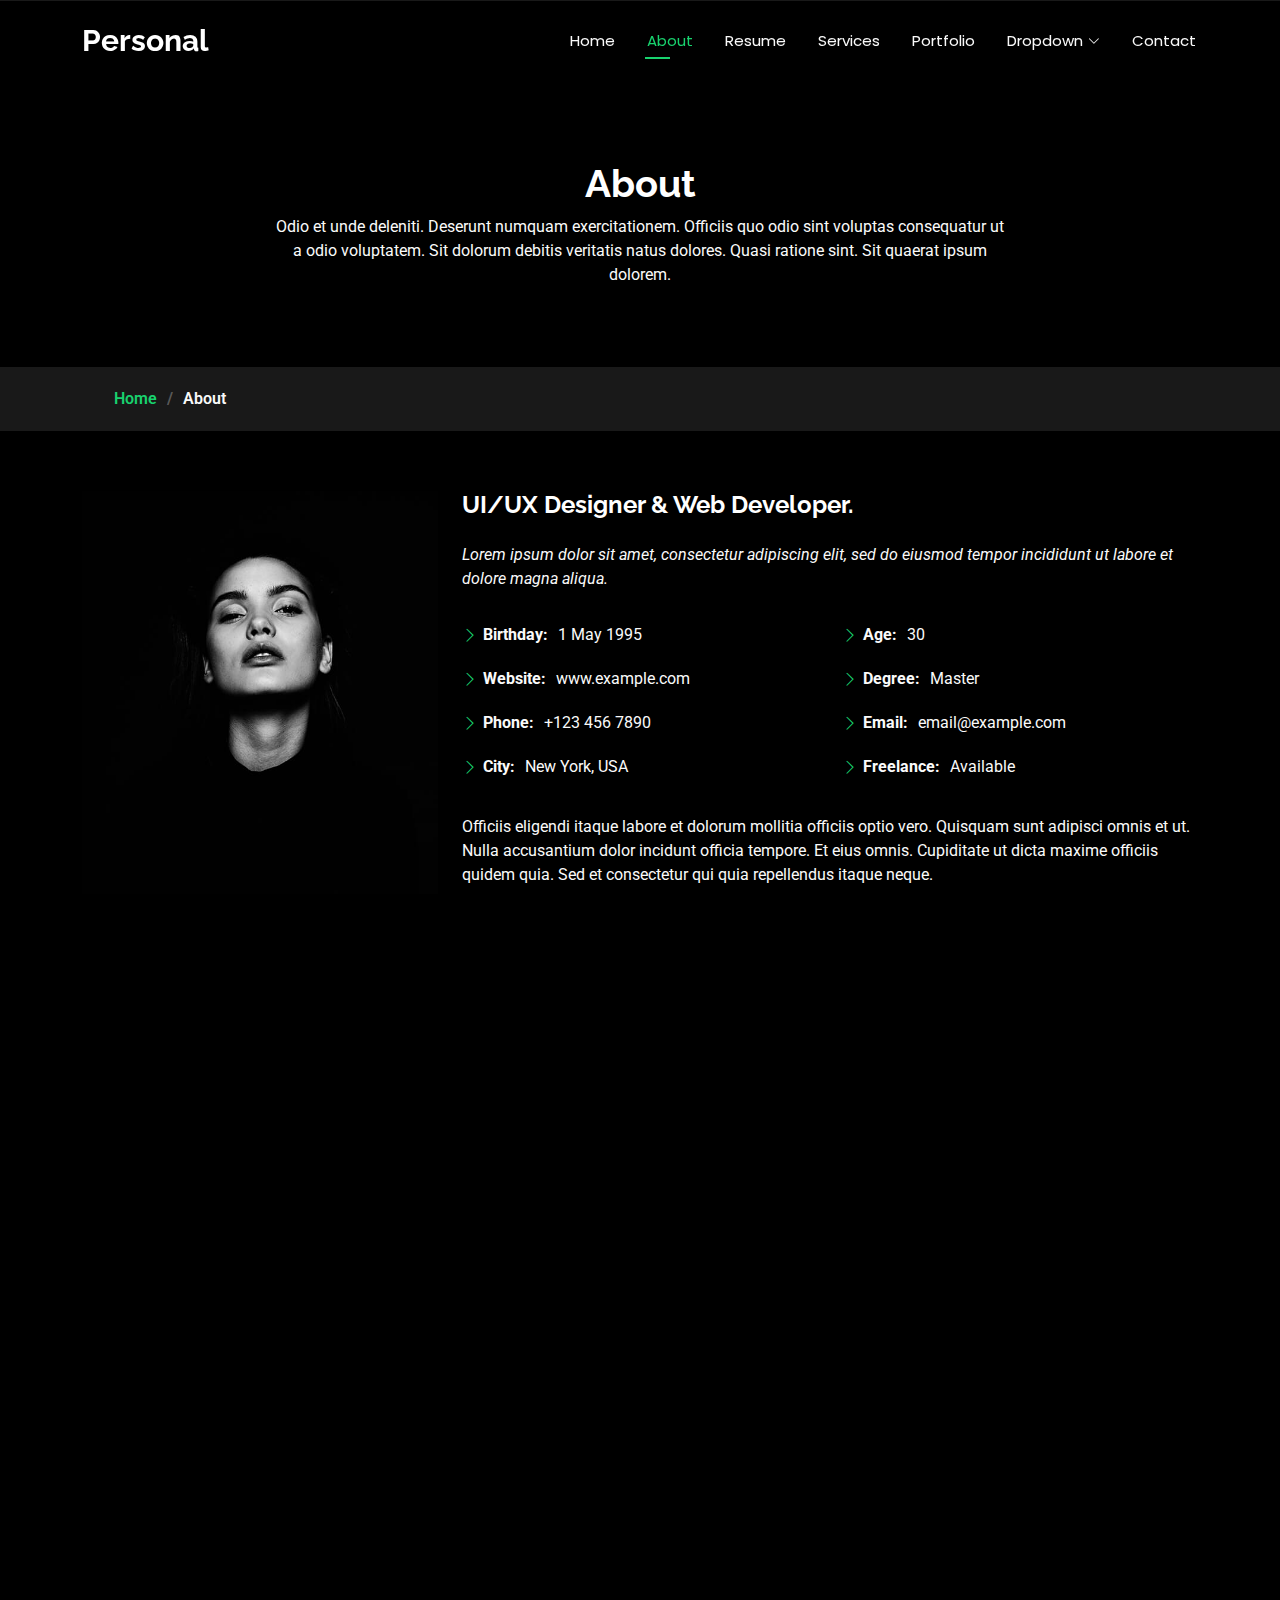
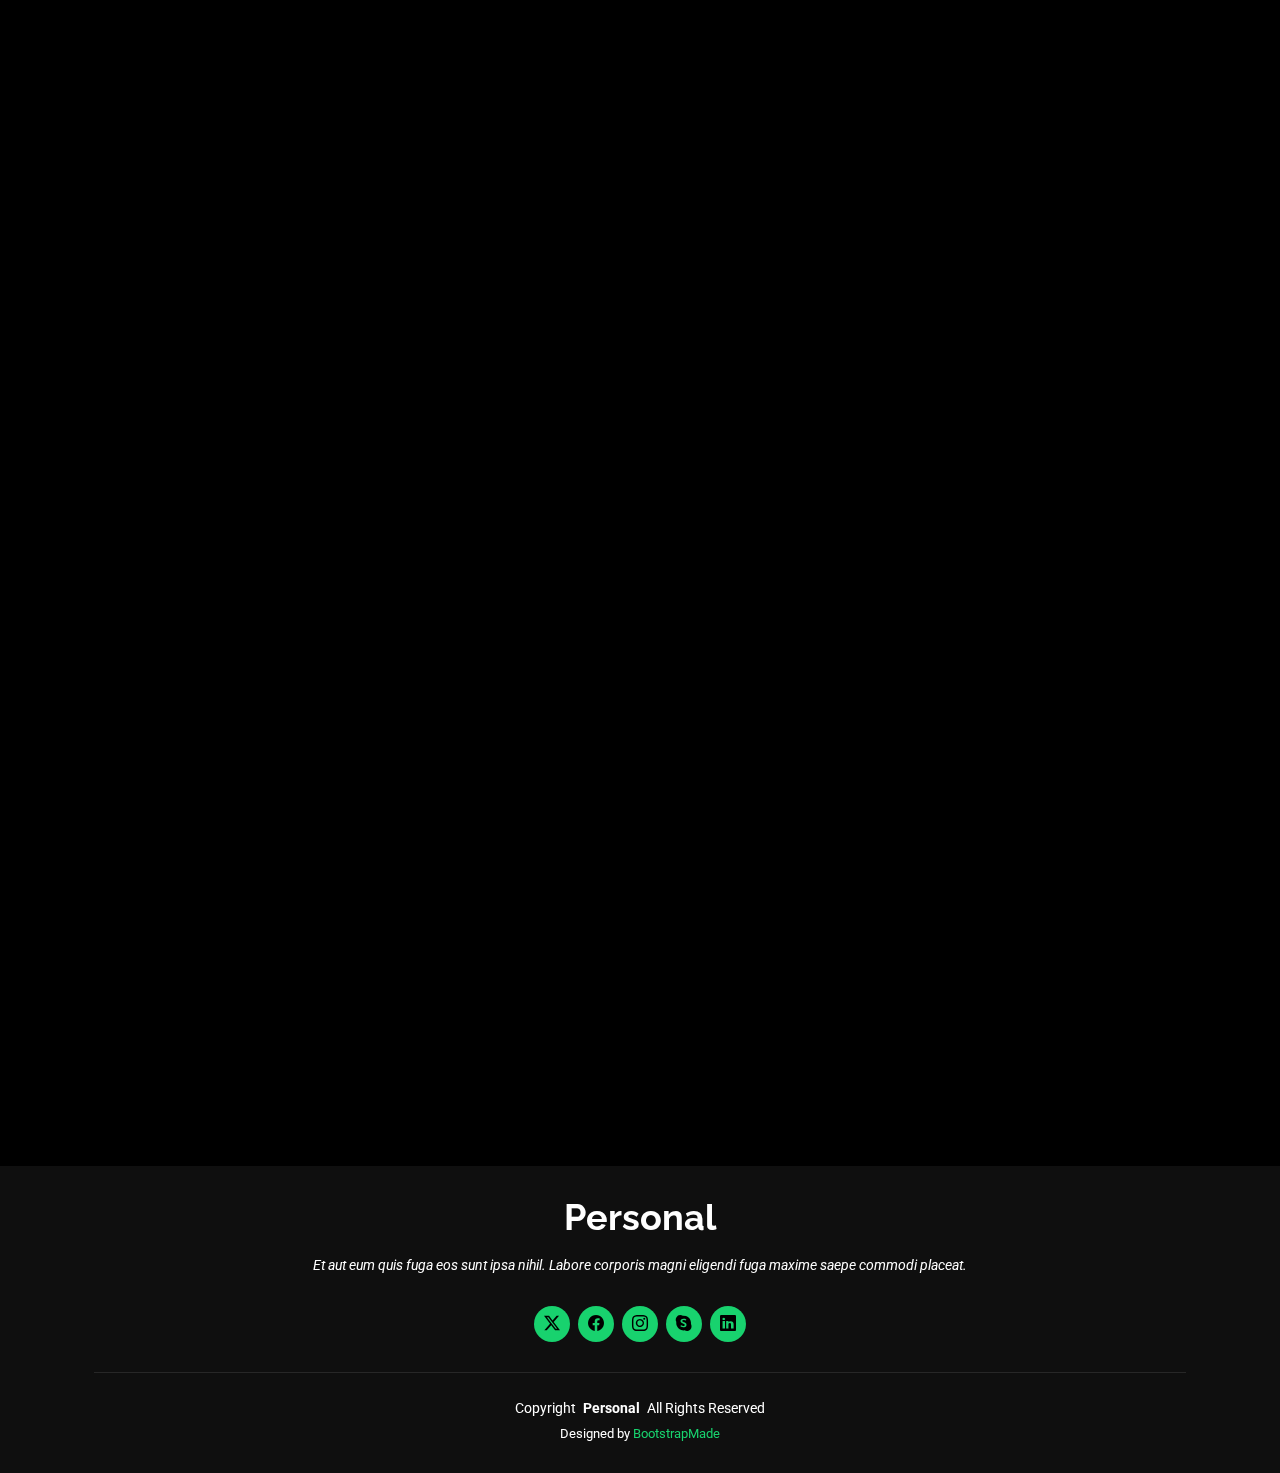
<file: about.html>
<!DOCTYPE html>
<html lang="en">

<head>
  <meta charset="utf-8">
  <meta content="width=device-width, initial-scale=1.0" name="viewport">
  <title>About - Personal Bootstrap Template</title>
  <meta name="description" content="">
  <meta name="keywords" content="">

  <!-- Favicons -->
  <link href="assets/img/favicon.png" rel="icon">
  <link href="assets/img/apple-touch-icon.png" rel="apple-touch-icon">

  <!-- Fonts -->
  <link href="https://fonts.googleapis.com" rel="preconnect">
  <link href="https://fonts.gstatic.com" rel="preconnect" crossorigin>
  <link href="https://fonts.googleapis.com/css2?family=Roboto:ital,wght@0,100;0,300;0,400;0,500;0,700;0,900;1,100;1,300;1,400;1,500;1,700;1,900&family=Poppins:ital,wght@0,100;0,200;0,300;0,400;0,500;0,600;0,700;0,800;0,900;1,100;1,200;1,300;1,400;1,500;1,600;1,700;1,800;1,900&family=Raleway:ital,wght@0,100;0,200;0,300;0,400;0,500;0,600;0,700;0,800;0,900;1,100;1,200;1,300;1,400;1,500;1,600;1,700;1,800;1,900&display=swap" rel="stylesheet">

  <!-- Vendor CSS Files -->
  <link href="assets/vendor/bootstrap/css/bootstrap.min.css" rel="stylesheet">
  <link href="assets/vendor/bootstrap-icons/bootstrap-icons.css" rel="stylesheet">
  <link href="assets/vendor/aos/aos.css" rel="stylesheet">
  <link href="assets/vendor/swiper/swiper-bundle.min.css" rel="stylesheet">
  <link href="assets/vendor/glightbox/css/glightbox.min.css" rel="stylesheet">

  <!-- Main CSS File -->
  <link href="assets/css/main.css" rel="stylesheet">

  <!-- =======================================================
  * Template Name: Personal
  * Template URL: https://bootstrapmade.com/personal-free-resume-bootstrap-template/
  * Updated: Nov 04 2024 with Bootstrap v5.3.3
  * Author: BootstrapMade.com
  * License: https://bootstrapmade.com/license/
  ======================================================== -->
</head>

<body class="about-page">

  <header id="header" class="header d-flex align-items-center fixed-top">
    <div class="container-fluid container-xl position-relative d-flex align-items-center justify-content-between">

      <a href="index.html" class="logo d-flex align-items-center">
        <!-- Uncomment the line below if you also wish to use an image logo -->
        <!-- <img src="assets/img/logo.png" alt=""> -->
        <h1 class="sitename">Personal</h1>
      </a>

      <nav id="navmenu" class="navmenu">
        <ul>
          <li><a href="index.html">Home</a></li>
          <li><a href="about.html" class="active">About</a></li>
          <li><a href="resume.html">Resume</a></li>
          <li><a href="services.html">Services</a></li>
          <li><a href="portfolio.html">Portfolio</a></li>
          <li class="dropdown"><a href="#"><span>Dropdown</span> <i class="bi bi-chevron-down toggle-dropdown"></i></a>
            <ul>
              <li><a href="#">Dropdown 1</a></li>
              <li class="dropdown"><a href="#"><span>Deep Dropdown</span> <i class="bi bi-chevron-down toggle-dropdown"></i></a>
                <ul>
                  <li><a href="#">Deep Dropdown 1</a></li>
                  <li><a href="#">Deep Dropdown 2</a></li>
                  <li><a href="#">Deep Dropdown 3</a></li>
                  <li><a href="#">Deep Dropdown 4</a></li>
                  <li><a href="#">Deep Dropdown 5</a></li>
                </ul>
              </li>
              <li><a href="#">Dropdown 2</a></li>
              <li><a href="#">Dropdown 3</a></li>
              <li><a href="#">Dropdown 4</a></li>
            </ul>
          </li>
          <li><a href="contact.html">Contact</a></li>
        </ul>
        <i class="mobile-nav-toggle d-xl-none bi bi-list"></i>
      </nav>

    </div>
  </header>

  <main class="main">

    <!-- Page Title -->
    <div class="page-title" data-aos="fade">
      <div class="heading">
        <div class="container">
          <div class="row d-flex justify-content-center text-center">
            <div class="col-lg-8">
              <h1>About</h1>
              <p class="mb-0">Odio et unde deleniti. Deserunt numquam exercitationem. Officiis quo odio sint voluptas consequatur ut a odio voluptatem. Sit dolorum debitis veritatis natus dolores. Quasi ratione sint. Sit quaerat ipsum dolorem.</p>
            </div>
          </div>
        </div>
      </div>
      <nav class="breadcrumbs">
        <div class="container">
          <ol>
            <li><a href="index.html">Home</a></li>
            <li class="current">About</li>
          </ol>
        </div>
      </nav>
    </div><!-- End Page Title -->

    <!-- About Section -->
    <section id="about" class="about section">

      <div class="container" data-aos="fade-up" data-aos-delay="100">

        <div class="row gy-4 justify-content-center">
          <div class="col-lg-4">
            <img src="assets/img/profile-img.jpg" class="img-fluid" alt="">
          </div>
          <div class="col-lg-8 content">
            <h2>UI/UX Designer &amp; Web Developer.</h2>
            <p class="fst-italic py-3">
              Lorem ipsum dolor sit amet, consectetur adipiscing elit, sed do eiusmod tempor incididunt ut labore et dolore
              magna aliqua.
            </p>
            <div class="row">
              <div class="col-lg-6">
                <ul>
                  <li><i class="bi bi-chevron-right"></i> <strong>Birthday:</strong> <span>1 May 1995</span></li>
                  <li><i class="bi bi-chevron-right"></i> <strong>Website:</strong> <span>www.example.com</span></li>
                  <li><i class="bi bi-chevron-right"></i> <strong>Phone:</strong> <span>+123 456 7890</span></li>
                  <li><i class="bi bi-chevron-right"></i> <strong>City:</strong> <span>New York, USA</span></li>
                </ul>
              </div>
              <div class="col-lg-6">
                <ul>
                  <li><i class="bi bi-chevron-right"></i> <strong>Age:</strong> <span>30</span></li>
                  <li><i class="bi bi-chevron-right"></i> <strong>Degree:</strong> <span>Master</span></li>
                  <li><i class="bi bi-chevron-right"></i> <strong>Email:</strong> <span>email@example.com</span></li>
                  <li><i class="bi bi-chevron-right"></i> <strong>Freelance:</strong> <span>Available</span></li>
                </ul>
              </div>
            </div>
            <p class="py-3">
              Officiis eligendi itaque labore et dolorum mollitia officiis optio vero. Quisquam sunt adipisci omnis et ut. Nulla accusantium dolor incidunt officia tempore. Et eius omnis.
              Cupiditate ut dicta maxime officiis quidem quia. Sed et consectetur qui quia repellendus itaque neque.
            </p>
          </div>
        </div>

      </div>

    </section><!-- /About Section -->

    <!-- Stats Section -->
    <section id="stats" class="stats section">

      <div class="container" data-aos="fade-up" data-aos-delay="100">

        <div class="row gy-4">

          <div class="col-lg-3 col-md-6 d-flex flex-column align-items-center">
            <i class="bi bi-emoji-smile"></i>
            <div class="stats-item">
              <span data-purecounter-start="0" data-purecounter-end="232" data-purecounter-duration="1" class="purecounter"></span>
              <p>Happy Clients</p>
            </div>
          </div><!-- End Stats Item -->

          <div class="col-lg-3 col-md-6 d-flex flex-column align-items-center">
            <i class="bi bi-journal-richtext"></i>
            <div class="stats-item">
              <span data-purecounter-start="0" data-purecounter-end="521" data-purecounter-duration="1" class="purecounter"></span>
              <p>Projects</p>
            </div>
          </div><!-- End Stats Item -->

          <div class="col-lg-3 col-md-6 d-flex flex-column align-items-center">
            <i class="bi bi-headset"></i>
            <div class="stats-item">
              <span data-purecounter-start="0" data-purecounter-end="1463" data-purecounter-duration="1" class="purecounter"></span>
              <p>Hours Of Support</p>
            </div>
          </div><!-- End Stats Item -->

          <div class="col-lg-3 col-md-6 d-flex flex-column align-items-center">
            <i class="bi bi-people"></i>
            <div class="stats-item">
              <span data-purecounter-start="0" data-purecounter-end="15" data-purecounter-duration="1" class="purecounter"></span>
              <p>Hard Workers</p>
            </div>
          </div><!-- End Stats Item -->

        </div>

      </div>

    </section><!-- /Stats Section -->

    <!-- Skills Section -->
    <section id="skills" class="skills section">

      <!-- Section Title -->
      <div class="container section-title" data-aos="fade-up">
        <h2>Skills</h2>
        <div><span>My</span> <span class="description-title">Skills</span></div>
      </div><!-- End Section Title -->

      <div class="container" data-aos="fade-up" data-aos-delay="100">

        <div class="row skills-content skills-animation">

          <div class="col-lg-6">

            <div class="progress">
              <span class="skill"><span>HTML</span> <i class="val">100%</i></span>
              <div class="progress-bar-wrap">
                <div class="progress-bar" role="progressbar" aria-valuenow="100" aria-valuemin="0" aria-valuemax="100"></div>
              </div>
            </div><!-- End Skills Item -->

            <div class="progress">
              <span class="skill"><span>CSS</span> <i class="val">90%</i></span>
              <div class="progress-bar-wrap">
                <div class="progress-bar" role="progressbar" aria-valuenow="90" aria-valuemin="0" aria-valuemax="100"></div>
              </div>
            </div><!-- End Skills Item -->

            <div class="progress">
              <span class="skill"><span>JavaScript</span> <i class="val">75%</i></span>
              <div class="progress-bar-wrap">
                <div class="progress-bar" role="progressbar" aria-valuenow="75" aria-valuemin="0" aria-valuemax="100"></div>
              </div>
            </div><!-- End Skills Item -->

          </div>

          <div class="col-lg-6">

            <div class="progress">
              <span class="skill"><span>PHP</span> <i class="val">80%</i></span>
              <div class="progress-bar-wrap">
                <div class="progress-bar" role="progressbar" aria-valuenow="80" aria-valuemin="0" aria-valuemax="100"></div>
              </div>
            </div><!-- End Skills Item -->

            <div class="progress">
              <span class="skill"><span>WordPress/CMS</span> <i class="val">90%</i></span>
              <div class="progress-bar-wrap">
                <div class="progress-bar" role="progressbar" aria-valuenow="90" aria-valuemin="0" aria-valuemax="100"></div>
              </div>
            </div><!-- End Skills Item -->

            <div class="progress">
              <span class="skill"><span>Photoshop</span> <i class="val">55%</i></span>
              <div class="progress-bar-wrap">
                <div class="progress-bar" role="progressbar" aria-valuenow="55" aria-valuemin="0" aria-valuemax="100"></div>
              </div>
            </div><!-- End Skills Item -->

          </div>

        </div>

      </div>

    </section><!-- /Skills Section -->

    <!-- Interests Section -->
    <section id="interests" class="interests section">

      <!-- Section Title -->
      <div class="container section-title" data-aos="fade-up">
        <h2>Features</h2>
        <div><span>I'm</span> <span class="description-title">interested in</span></div>
      </div><!-- End Section Title -->

      <div class="container">

        <div class="row gy-4">

          <div class="col-lg-3 col-md-4" data-aos="fade-up" data-aos-delay="100">
            <div class="features-item">
              <i class="bi bi-eye" style="color: #ffbb2c;"></i>
              <h3><a href="" class="stretched-link">Lorem Ipsum</a></h3>
            </div>
          </div><!-- End Feature Item -->

          <div class="col-lg-3 col-md-4" data-aos="fade-up" data-aos-delay="200">
            <div class="features-item">
              <i class="bi bi-infinity" style="color: #5578ff;"></i>
              <h3><a href="" class="stretched-link">Dolor Sitema</a></h3>
            </div>
          </div><!-- End Feature Item -->

          <div class="col-lg-3 col-md-4" data-aos="fade-up" data-aos-delay="300">
            <div class="features-item">
              <i class="bi bi-mortarboard" style="color: #e80368;"></i>
              <h3><a href="" class="stretched-link">Sed perspiciatis</a></h3>
            </div>
          </div><!-- End Feature Item -->

          <div class="col-lg-3 col-md-4" data-aos="fade-up" data-aos-delay="400">
            <div class="features-item">
              <i class="bi bi-nut" style="color: #e361ff;"></i>
              <h3><a href="" class="stretched-link">Magni Dolores</a></h3>
            </div>
          </div><!-- End Feature Item -->

          <div class="col-lg-3 col-md-4" data-aos="fade-up" data-aos-delay="500">
            <div class="features-item">
              <i class="bi bi-shuffle" style="color: #47aeff;"></i>
              <h3><a href="" class="stretched-link">Nemo Enim</a></h3>
            </div>
          </div><!-- End Feature Item -->

          <div class="col-lg-3 col-md-4" data-aos="fade-up" data-aos-delay="600">
            <div class="features-item">
              <i class="bi bi-star" style="color: #ffa76e;"></i>
              <h3><a href="" class="stretched-link">Eiusmod Tempor</a></h3>
            </div>
          </div><!-- End Feature Item -->

          <div class="col-lg-3 col-md-4" data-aos="fade-up" data-aos-delay="700">
            <div class="features-item">
              <i class="bi bi-x-diamond" style="color: #11dbcf;"></i>
              <h3><a href="" class="stretched-link">Midela Teren</a></h3>
            </div>
          </div><!-- End Feature Item -->

          <div class="col-lg-3 col-md-4" data-aos="fade-up" data-aos-delay="800">
            <div class="features-item">
              <i class="bi bi-camera-video" style="color: #4233ff;"></i>
              <h3><a href="" class="stretched-link">Pira Neve</a></h3>
            </div>
          </div><!-- End Feature Item -->

          <div class="col-lg-3 col-md-4" data-aos="fade-up" data-aos-delay="900">
            <div class="features-item">
              <i class="bi bi-command" style="color: #b2904f;"></i>
              <h3><a href="" class="stretched-link">Dirada Pack</a></h3>
            </div>
          </div><!-- End Feature Item -->

          <div class="col-lg-3 col-md-4" data-aos="fade-up" data-aos-delay="1000">
            <div class="features-item">
              <i class="bi bi-dribbble" style="color: #b20969;"></i>
              <h3><a href="" class="stretched-link">Moton Ideal</a></h3>
            </div>
          </div><!-- End Feature Item -->

          <div class="col-lg-3 col-md-4" data-aos="fade-up" data-aos-delay="1100">
            <div class="features-item">
              <i class="bi bi-activity" style="color: #ff5828;"></i>
              <h3><a href="" class="stretched-link">Verdo Park</a></h3>
            </div>
          </div><!-- End Feature Item -->

          <div class="col-lg-3 col-md-4" data-aos="fade-up" data-aos-delay="1200">
            <div class="features-item">
              <i class="bi bi-brightness-high" style="color: #29cc61;"></i>
              <h3><a href="" class="stretched-link">Flavor Nivelanda</a></h3>
            </div>
          </div><!-- End Feature Item -->

        </div>

      </div>

    </section><!-- /Interests Section -->

    <!-- Testimonials Section -->
    <section id="testimonials" class="testimonials section">

      <!-- Section Title -->
      <div class="container section-title" data-aos="fade-up">
        <h2>Testimonials</h2>
        <div><span>Check my</span> <span class="description-title">Testimonials</span></div>
      </div><!-- End Section Title -->

      <div class="container" data-aos="fade-up" data-aos-delay="100">

        <div class="swiper init-swiper" data-speed="600" data-delay="5000">
          <script type="application/json" class="swiper-config">
            {
              "loop": true,
              "speed": 600,
              "autoplay": {
                "delay": 5000
              },
              "slidesPerView": "auto",
              "pagination": {
                "el": ".swiper-pagination",
                "type": "bullets",
                "clickable": true
              },
              "breakpoints": {
                "320": {
                  "slidesPerView": 1,
                  "spaceBetween": 40
                },
                "1200": {
                  "slidesPerView": 3,
                  "spaceBetween": 20
                }
              }
            }
          </script>
          <div class="swiper-wrapper">

            <div class="swiper-slide">
              <div class="testimonial-item" "="">
            <p>
              <i class=" bi bi-quote quote-icon-left"></i>
                <span>Proin iaculis purus consequat sem cure digni ssim donec porttitora entum suscipit rhoncus. Accusantium quam, ultricies eget id, aliquam eget nibh et. Maecen aliquam, risus at semper.</span>
                <i class="bi bi-quote quote-icon-right"></i>
                </p>
                <img src="assets/img/testimonials/testimonials-1.jpg" class="testimonial-img" alt="">
                <h3>Saul Goodman</h3>
                <h4>Ceo &amp; Founder</h4>
              </div>
            </div><!-- End testimonial item -->

            <div class="swiper-slide">
              <div class="testimonial-item">
                <p>
                  <i class="bi bi-quote quote-icon-left"></i>
                  <span>Export tempor illum tamen malis malis eram quae irure esse labore quem cillum quid malis quorum velit fore eram velit sunt aliqua noster fugiat irure amet legam anim culpa.</span>
                  <i class="bi bi-quote quote-icon-right"></i>
                </p>
                <img src="assets/img/testimonials/testimonials-2.jpg" class="testimonial-img" alt="">
                <h3>Sara Wilsson</h3>
                <h4>Designer</h4>
              </div>
            </div><!-- End testimonial item -->

            <div class="swiper-slide">
              <div class="testimonial-item">
                <p>
                  <i class="bi bi-quote quote-icon-left"></i>
                  <span>Enim nisi quem export duis labore cillum quae magna enim sint quorum nulla quem veniam duis minim tempor labore quem eram duis noster aute amet eram fore quis sint minim.</span>
                  <i class="bi bi-quote quote-icon-right"></i>
                </p>
                <img src="assets/img/testimonials/testimonials-3.jpg" class="testimonial-img" alt="">
                <h3>Jena Karlis</h3>
                <h4>Store Owner</h4>
              </div>
            </div><!-- End testimonial item -->

            <div class="swiper-slide">
              <div class="testimonial-item">
                <p>
                  <i class="bi bi-quote quote-icon-left"></i>
                  <span>Fugiat enim eram quae cillum dolore dolor amet nulla culpa multos export minim fugiat dolor enim duis veniam ipsum anim magna sunt elit fore quem dolore labore illum veniam.</span>
                  <i class="bi bi-quote quote-icon-right"></i>
                </p>
                <img src="assets/img/testimonials/testimonials-4.jpg" class="testimonial-img" alt="">
                <h3>Matt Brandon</h3>
                <h4>Freelancer</h4>
              </div>
            </div><!-- End testimonial item -->

            <div class="swiper-slide">
              <div class="testimonial-item">
                <p>
                  <i class="bi bi-quote quote-icon-left"></i>
                  <span>Quis quorum aliqua sint quem legam fore sunt eram irure aliqua veniam tempor noster veniam sunt culpa nulla illum cillum fugiat legam esse veniam culpa fore nisi cillum quid.</span>
                  <i class="bi bi-quote quote-icon-right"></i>
                </p>
                <img src="assets/img/testimonials/testimonials-5.jpg" class="testimonial-img" alt="">
                <h3>John Larson</h3>
                <h4>Entrepreneur</h4>
              </div>
            </div><!-- End testimonial item -->

          </div>
          <div class="swiper-pagination"></div>
        </div>

      </div>

    </section><!-- /Testimonials Section -->

  </main>

  <footer id="footer" class="footer dark-background">
    <div class="container">
      <h3 class="sitename">Personal</h3>
      <p>Et aut eum quis fuga eos sunt ipsa nihil. Labore corporis magni eligendi fuga maxime saepe commodi placeat.</p>
      <div class="social-links d-flex justify-content-center">
        <a href=""><i class="bi bi-twitter-x"></i></a>
        <a href=""><i class="bi bi-facebook"></i></a>
        <a href=""><i class="bi bi-instagram"></i></a>
        <a href=""><i class="bi bi-skype"></i></a>
        <a href=""><i class="bi bi-linkedin"></i></a>
      </div>
      <div class="container">
        <div class="copyright">
          <span>Copyright</span> <strong class="px-1 sitename">Personal</strong> <span>All Rights Reserved</span>
        </div>
        <div class="credits">
          <!-- All the links in the footer should remain intact. -->
          <!-- You can delete the links only if you've purchased the pro version. -->
          <!-- Licensing information: https://bootstrapmade.com/license/ -->
          <!-- Purchase the pro version with working PHP/AJAX contact form: [buy-url] -->
          Designed by <a href="https://bootstrapmade.com/">BootstrapMade</a>
        </div>
      </div>
    </div>
  </footer>

  <!-- Scroll Top -->
  <a href="#" id="scroll-top" class="scroll-top d-flex align-items-center justify-content-center"><i class="bi bi-arrow-up-short"></i></a>

  <!-- Preloader -->
  <div id="preloader"></div>

  <!-- Vendor JS Files -->
  <script src="assets/vendor/bootstrap/js/bootstrap.bundle.min.js"></script>
  <script src="assets/vendor/php-email-form/validate.js"></script>
  <script src="assets/vendor/aos/aos.js"></script>
  <script src="assets/vendor/typed.js/typed.umd.js"></script>
  <script src="assets/vendor/purecounter/purecounter_vanilla.js"></script>
  <script src="assets/vendor/waypoints/noframework.waypoints.js"></script>
  <script src="assets/vendor/swiper/swiper-bundle.min.js"></script>
  <script src="assets/vendor/glightbox/js/glightbox.min.js"></script>
  <script src="assets/vendor/imagesloaded/imagesloaded.pkgd.min.js"></script>
  <script src="assets/vendor/isotope-layout/isotope.pkgd.min.js"></script>

  <!-- Main JS File -->
  <script src="assets/js/main.js"></script>

</body>

</html>
</file>
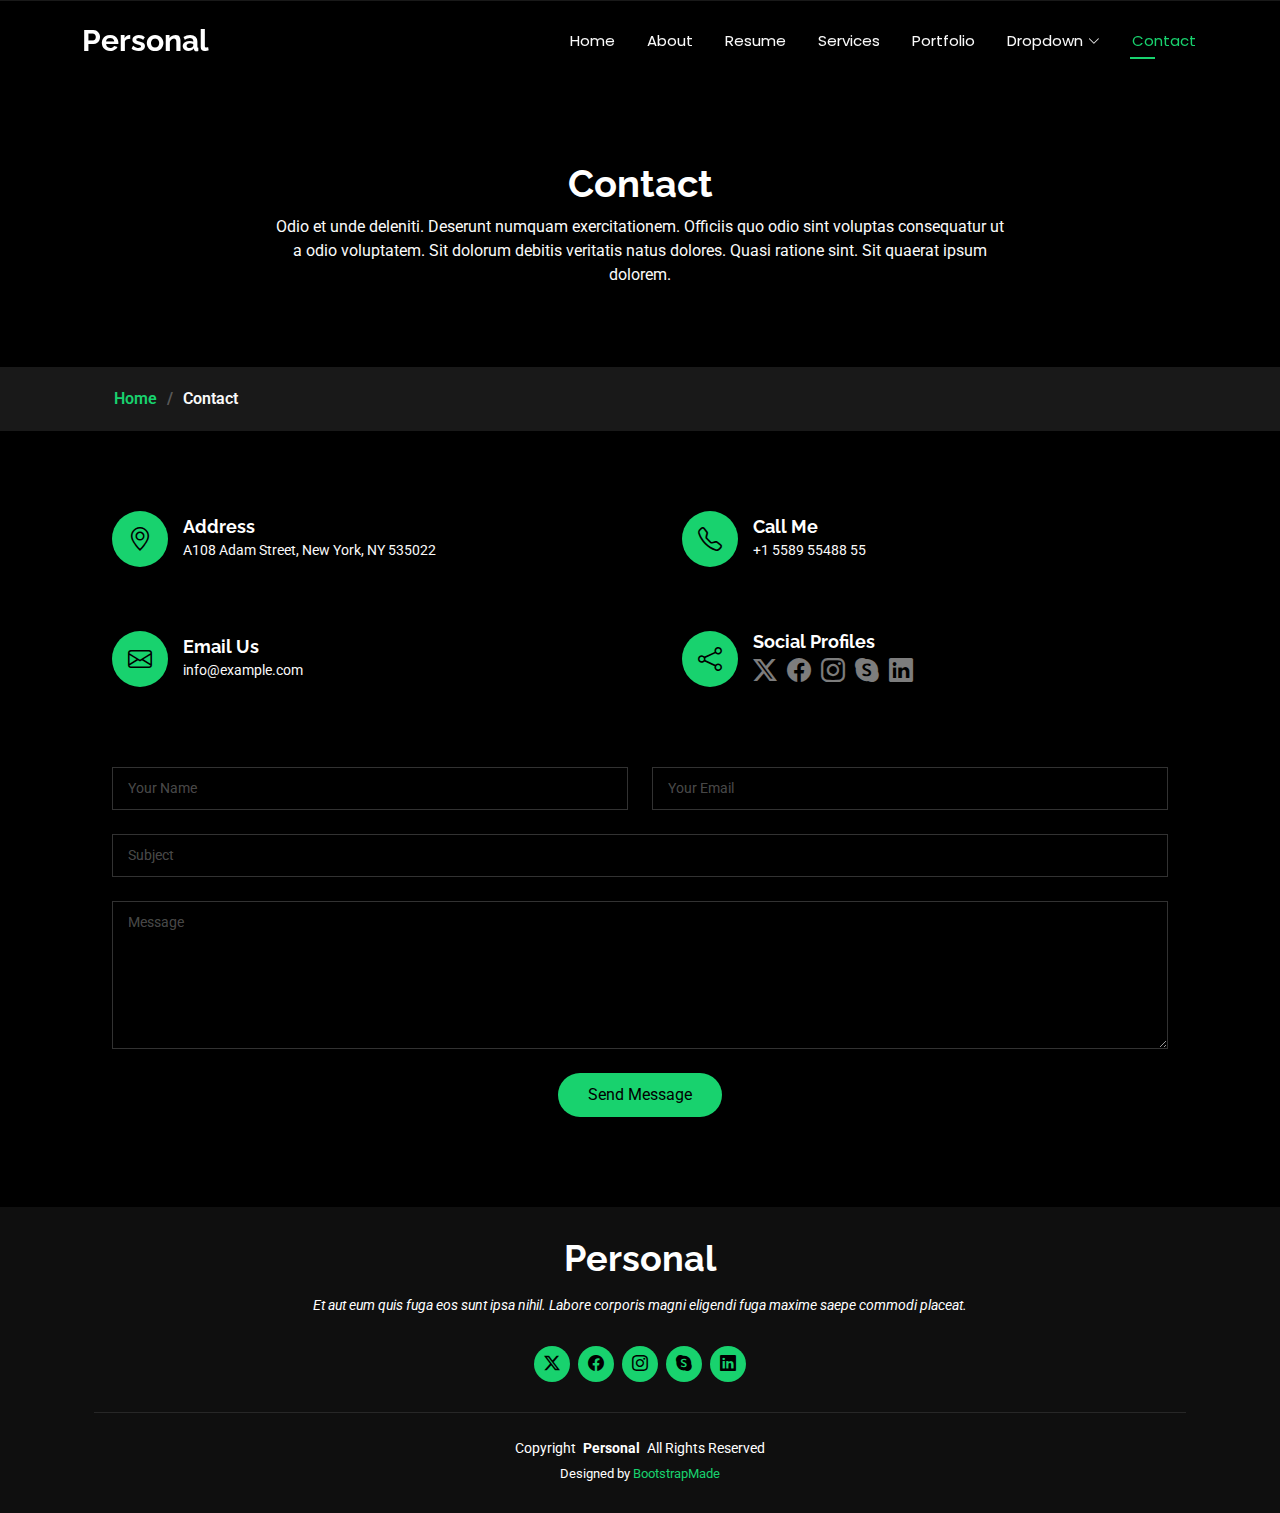
<file: contact.html>
<!DOCTYPE html>
<html lang="en">

<head>
  <meta charset="utf-8">
  <meta content="width=device-width, initial-scale=1.0" name="viewport">
  <title>Contact - Personal Bootstrap Template</title>
  <meta name="description" content="">
  <meta name="keywords" content="">

  <!-- Favicons -->
  <link href="assets/img/favicon.png" rel="icon">
  <link href="assets/img/apple-touch-icon.png" rel="apple-touch-icon">

  <!-- Fonts -->
  <link href="https://fonts.googleapis.com" rel="preconnect">
  <link href="https://fonts.gstatic.com" rel="preconnect" crossorigin>
  <link href="https://fonts.googleapis.com/css2?family=Roboto:ital,wght@0,100;0,300;0,400;0,500;0,700;0,900;1,100;1,300;1,400;1,500;1,700;1,900&family=Poppins:ital,wght@0,100;0,200;0,300;0,400;0,500;0,600;0,700;0,800;0,900;1,100;1,200;1,300;1,400;1,500;1,600;1,700;1,800;1,900&family=Raleway:ital,wght@0,100;0,200;0,300;0,400;0,500;0,600;0,700;0,800;0,900;1,100;1,200;1,300;1,400;1,500;1,600;1,700;1,800;1,900&display=swap" rel="stylesheet">

  <!-- Vendor CSS Files -->
  <link href="assets/vendor/bootstrap/css/bootstrap.min.css" rel="stylesheet">
  <link href="assets/vendor/bootstrap-icons/bootstrap-icons.css" rel="stylesheet">
  <link href="assets/vendor/aos/aos.css" rel="stylesheet">
  <link href="assets/vendor/swiper/swiper-bundle.min.css" rel="stylesheet">
  <link href="assets/vendor/glightbox/css/glightbox.min.css" rel="stylesheet">

  <!-- Main CSS File -->
  <link href="assets/css/main.css" rel="stylesheet">

  <!-- =======================================================
  * Template Name: Personal
  * Template URL: https://bootstrapmade.com/personal-free-resume-bootstrap-template/
  * Updated: Nov 04 2024 with Bootstrap v5.3.3
  * Author: BootstrapMade.com
  * License: https://bootstrapmade.com/license/
  ======================================================== -->
</head>

<body class="contact-page">

  <header id="header" class="header d-flex align-items-center fixed-top">
    <div class="container-fluid container-xl position-relative d-flex align-items-center justify-content-between">

      <a href="index.html" class="logo d-flex align-items-center">
        <!-- Uncomment the line below if you also wish to use an image logo -->
        <!-- <img src="assets/img/logo.png" alt=""> -->
        <h1 class="sitename">Personal</h1>
      </a>

      <nav id="navmenu" class="navmenu">
        <ul>
          <li><a href="index.html">Home</a></li>
          <li><a href="about.html">About</a></li>
          <li><a href="resume.html">Resume</a></li>
          <li><a href="services.html">Services</a></li>
          <li><a href="portfolio.html">Portfolio</a></li>
          <li class="dropdown"><a href="#"><span>Dropdown</span> <i class="bi bi-chevron-down toggle-dropdown"></i></a>
            <ul>
              <li><a href="#">Dropdown 1</a></li>
              <li class="dropdown"><a href="#"><span>Deep Dropdown</span> <i class="bi bi-chevron-down toggle-dropdown"></i></a>
                <ul>
                  <li><a href="#">Deep Dropdown 1</a></li>
                  <li><a href="#">Deep Dropdown 2</a></li>
                  <li><a href="#">Deep Dropdown 3</a></li>
                  <li><a href="#">Deep Dropdown 4</a></li>
                  <li><a href="#">Deep Dropdown 5</a></li>
                </ul>
              </li>
              <li><a href="#">Dropdown 2</a></li>
              <li><a href="#">Dropdown 3</a></li>
              <li><a href="#">Dropdown 4</a></li>
            </ul>
          </li>
          <li><a href="contact.html" class="active">Contact</a></li>
        </ul>
        <i class="mobile-nav-toggle d-xl-none bi bi-list"></i>
      </nav>

    </div>
  </header>

  <main class="main">

    <!-- Page Title -->
    <div class="page-title" data-aos="fade">
      <div class="heading">
        <div class="container">
          <div class="row d-flex justify-content-center text-center">
            <div class="col-lg-8">
              <h1>Contact</h1>
              <p class="mb-0">Odio et unde deleniti. Deserunt numquam exercitationem. Officiis quo odio sint voluptas consequatur ut a odio voluptatem. Sit dolorum debitis veritatis natus dolores. Quasi ratione sint. Sit quaerat ipsum dolorem.</p>
            </div>
          </div>
        </div>
      </div>
      <nav class="breadcrumbs">
        <div class="container">
          <ol>
            <li><a href="index.html">Home</a></li>
            <li class="current">Contact</li>
          </ol>
        </div>
      </nav>
    </div><!-- End Page Title -->

    <!-- Contact Section -->
    <section id="contact" class="contact section">

      <div class="container" data-aos="fade-up" data-aos-delay="100">

        <div class="row gy-4">

          <div class="col-md-6">
            <div class="info-item d-flex align-items-center" data-aos="fade-up" data-aos-delay="200">
              <i class="icon bi bi-geo-alt flex-shrink-0"></i>
              <div>
                <h3>Address</h3>
                <p>A108 Adam Street, New York, NY 535022</p>
              </div>
            </div>
          </div><!-- End Info Item -->

          <div class="col-md-6">
            <div class="info-item d-flex align-items-center" data-aos="fade-up" data-aos-delay="300">
              <i class="icon bi bi-telephone flex-shrink-0"></i>
              <div>
                <h3>Call Me</h3>
                <p>+1 5589 55488 55</p>
              </div>
            </div>
          </div><!-- End Info Item -->

          <div class="col-md-6">
            <div class="info-item d-flex align-items-center" data-aos="fade-up" data-aos-delay="400">
              <i class="icon bi bi-envelope flex-shrink-0"></i>
              <div>
                <h3>Email Us</h3>
                <p>info@example.com</p>
              </div>
            </div>
          </div><!-- End Info Item -->

          <div class="col-md-6">
            <div class="info-item d-flex align-items-center" data-aos="fade-up" data-aos-delay="500">
              <i class="icon bi bi-share flex-shrink-0"></i>
              <div>
                <h3>Social Profiles</h3>
                <div class="social-links">
                  <a href="#"><i class="bi bi-twitter-x"></i></a>
                  <a href="#"><i class="bi bi-facebook"></i></a>
                  <a href="#"><i class="bi bi-instagram"></i></a>
                  <a href="#"><i class="bi bi-skype"></i></a>
                  <a href="#"><i class="bi bi-linkedin"></i></a>
                </div>
              </div>
            </div>
          </div><!-- End Info Item -->

        </div>

        <form action="forms/contact.php" method="post" class="php-email-form" data-aos="fade-up" data-aos-delay="600">
          <div class="row gy-4">

            <div class="col-md-6">
              <input type="text" name="name" class="form-control" placeholder="Your Name" required="">
            </div>

            <div class="col-md-6 ">
              <input type="email" class="form-control" name="email" placeholder="Your Email" required="">
            </div>

            <div class="col-md-12">
              <input type="text" class="form-control" name="subject" placeholder="Subject" required="">
            </div>

            <div class="col-md-12">
              <textarea class="form-control" name="message" rows="6" placeholder="Message" required=""></textarea>
            </div>

            <div class="col-md-12 text-center">
              <div class="loading">Loading</div>
              <div class="error-message"></div>
              <div class="sent-message">Your message has been sent. Thank you!</div>

              <button type="submit">Send Message</button>
            </div>

          </div>
        </form><!-- End Contact Form -->

      </div>

    </section><!-- /Contact Section -->

  </main>

  <footer id="footer" class="footer dark-background">
    <div class="container">
      <h3 class="sitename">Personal</h3>
      <p>Et aut eum quis fuga eos sunt ipsa nihil. Labore corporis magni eligendi fuga maxime saepe commodi placeat.</p>
      <div class="social-links d-flex justify-content-center">
        <a href=""><i class="bi bi-twitter-x"></i></a>
        <a href=""><i class="bi bi-facebook"></i></a>
        <a href=""><i class="bi bi-instagram"></i></a>
        <a href=""><i class="bi bi-skype"></i></a>
        <a href=""><i class="bi bi-linkedin"></i></a>
      </div>
      <div class="container">
        <div class="copyright">
          <span>Copyright</span> <strong class="px-1 sitename">Personal</strong> <span>All Rights Reserved</span>
        </div>
        <div class="credits">
          <!-- All the links in the footer should remain intact. -->
          <!-- You can delete the links only if you've purchased the pro version. -->
          <!-- Licensing information: https://bootstrapmade.com/license/ -->
          <!-- Purchase the pro version with working PHP/AJAX contact form: [buy-url] -->
          Designed by <a href="https://bootstrapmade.com/">BootstrapMade</a>
        </div>
      </div>
    </div>
  </footer>

  <!-- Scroll Top -->
  <a href="#" id="scroll-top" class="scroll-top d-flex align-items-center justify-content-center"><i class="bi bi-arrow-up-short"></i></a>

  <!-- Preloader -->
  <div id="preloader"></div>

  <!-- Vendor JS Files -->
  <script src="assets/vendor/bootstrap/js/bootstrap.bundle.min.js"></script>
  <script src="assets/vendor/php-email-form/validate.js"></script>
  <script src="assets/vendor/aos/aos.js"></script>
  <script src="assets/vendor/typed.js/typed.umd.js"></script>
  <script src="assets/vendor/purecounter/purecounter_vanilla.js"></script>
  <script src="assets/vendor/waypoints/noframework.waypoints.js"></script>
  <script src="assets/vendor/swiper/swiper-bundle.min.js"></script>
  <script src="assets/vendor/glightbox/js/glightbox.min.js"></script>
  <script src="assets/vendor/imagesloaded/imagesloaded.pkgd.min.js"></script>
  <script src="assets/vendor/isotope-layout/isotope.pkgd.min.js"></script>

  <!-- Main JS File -->
  <script src="assets/js/main.js"></script>

</body>

</html>
</file>
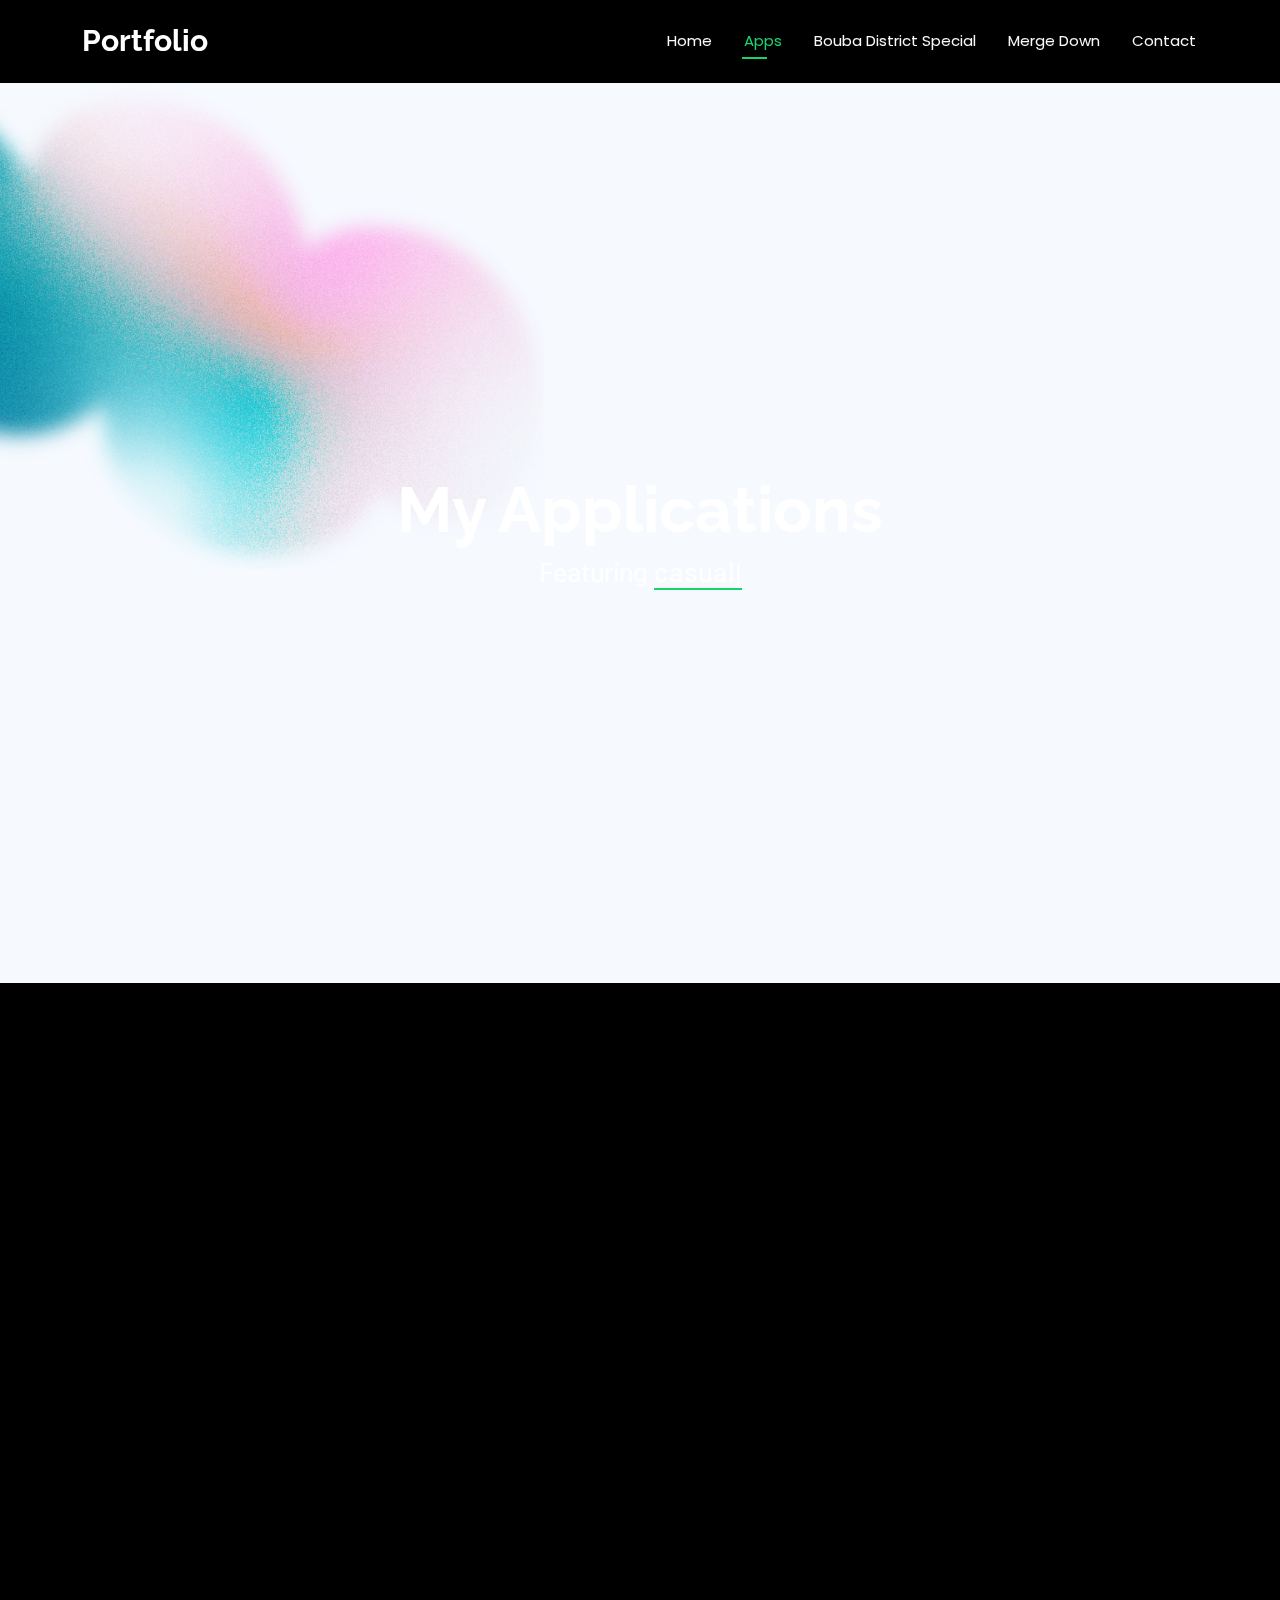
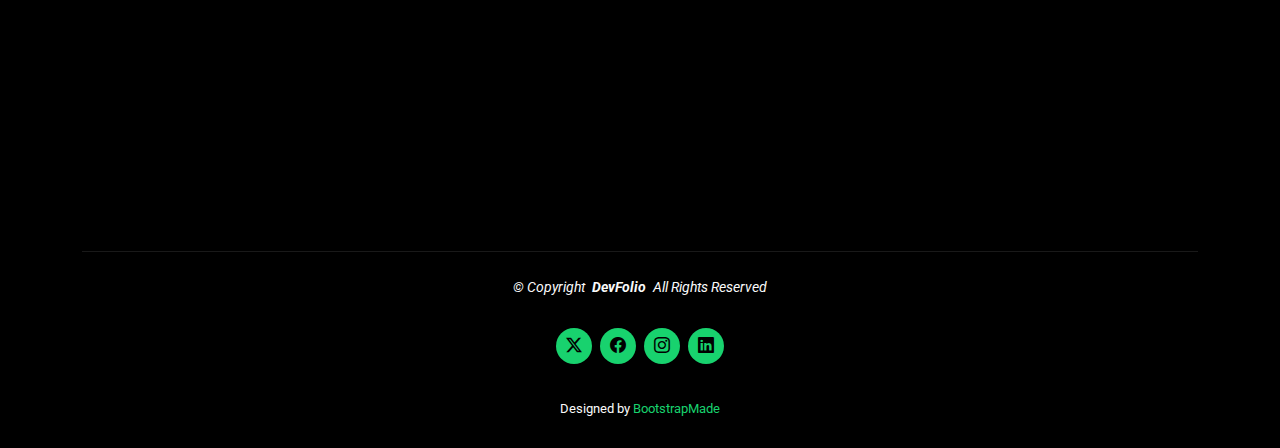
<file: MobileApps.html>
<!DOCTYPE html>
<html lang="en">

<head>
  <meta charset="utf-8">
  <meta content="width=device-width, initial-scale=1.0" name="viewport">
  <title>Apps</title>
  <meta name="description" content="">
  <meta name="keywords" content="">

  <!-- Favicons -->
  <link href="assets/img/favicon.png" rel="icon">
  <link href="assets/img/apple-touch-icon.png" rel="apple-touch-icon">

  <!-- Fonts -->
  <link href="https://fonts.googleapis.com" rel="preconnect">
  <link href="https://fonts.gstatic.com" rel="preconnect" crossorigin>
  <link href="https://fonts.googleapis.com/css2?family=Roboto:ital,wght@0,100;0,300;0,400;0,500;0,700;0,900;1,100;1,300;1,400;1,500;1,700;1,900&family=Poppins:ital,wght@0,100;0,200;0,300;0,400;0,500;0,600;0,700;0,800;0,900;1,100;1,200;1,300;1,400;1,500;1,600;1,700;1,800;1,900&family=Raleway:ital,wght@0,100;0,200;0,300;0,400;0,500;0,600;0,700;0,800;0,900;1,100;1,200;1,300;1,400;1,500;1,600;1,700;1,800;1,900&display=swap" rel="stylesheet">

  <!-- Vendor CSS Files -->
  <link href="assets/vendor/bootstrap/css/bootstrap.min.css" rel="stylesheet">
  <link href="assets/vendor/bootstrap-icons/bootstrap-icons.css" rel="stylesheet">
  <link href="assets/vendor/aos/aos.css" rel="stylesheet">
  <link href="assets/vendor/glightbox/css/glightbox.min.css" rel="stylesheet">
  <link href="assets/vendor/swiper/swiper-bundle.min.css" rel="stylesheet">

  <!-- Main CSS File -->
  <link href="assets/css/main.css" rel="stylesheet">

  <!-- =======================================================
  * Template Name: DevFolio
  * Template URL: https://bootstrapmade.com/devfolio-bootstrap-portfolio-html-template/
  * Updated: Aug 07 2024 with Bootstrap v5.3.3
  * Author: BootstrapMade.com
  * License: https://bootstrapmade.com/license/
  ======================================================== -->
</head>

<body class="index-page">

  <header id="header" class="header d-flex align-items-center sticky-top">
    <div class="container-fluid container-xl position-relative d-flex align-items-center justify-content-between">

      <a href="MobileApps.html" class="logo d-flex align-items-center">
        <!-- Uncomment the line below if you also wish to use an image logo -->
        <!-- <img src="assets/img/logo.png" alt=""> -->
        <h1 class="sitename">Portfolio</h1>
      </a>

      <nav id="navmenu" class="navmenu">
        <ul>
          <li><a href="index.html" class="stretched-link">Home<br></a></li>
          <li><a href="#hero" class="active">Apps<br></a></li>
          <li><a href="#about">Bouba District Special</a></li>
          <li><a href="#MergeDown">Merge Down</a></li>

          <!--<li><a href="#portfolio">Portfolio</a></li>-->
          
          </li>
          <li><a href="#contact">Contact</a></li>
        </ul>
        <i class="mobile-nav-toggle d-xl-none bi bi-list"></i>
      </nav>

    </div>
  </header>

  <main class="main">

    <!-- Hero Section -->
    <section id="hero" class="hero section dark-background">

      <img src="assets/img/bgapps.png" alt="" data-aos="fade-in">

      <div class="container d-flex flex-column align-items-center justify-content-center text-center" data-aos="fade-up" data-aos-delay="100">
        <h2>My Applications </h2>
        <p> Featuring <span class="typed" data-typed-items="casual, gravity, android exclusive "></span></p>
      </div>

    </section><!-- /Hero Section -->

<!-- About Section -->
<section id="about" class="about section">
    <div class="container" data-aos="fade-up" data-aos-delay="100">
  
      <div class="row gy-4">
        
        <!-- Left Column -->
        <div class="col-md-6">
          
          <!-- About Me (Top Left) -->
          <div class="about-me">
            <h4>Bouba District Special</h4>
            <p>
                <strong>Bouba District!</strong> is a competitive <strong>rhythm-based game</strong> that combines <strong>action and music</strong> mechanics. 
              Face hordes of adorable yet dangerous creatures by following the beat and executing precise <strong>key sequences</strong>. 
              It blends <strong>tower defense</strong> mechanics with rhythm games. The main objective is to prevent the creatures from invading the city.
            </p>
          
          </div>
  
          <!-- My TFG (Bottom Left) -->
          <div class="my-tfg mt-4">
            <h4>Synopsis</h4>
            <p>
              In this <strong>special version</strong>, we created an exclusive <strong>mobile</strong>  level that implements <strong>swipes</strong> and the <strong>inertia sensor (accelerometer). </strong>
              This way, we achieve a more dynamic experience with unique mechanics and gameplay designed exclusively for mobile devices.
            </p>

            <p>The <strong>accelerometer</strong> is represented by a vertical progress bar on the left side of the interface. 
              As the player advances and defeats Boubas, the bar <strong>fills up</strong>. Once full, it unlocks the accelerometer function, 
              allowing the player to shake the device to trigger a <strong>shock wave</strong>, eliminating all Boubas on the screen.
          </p>
          </div>

          <!-- What You Need to Know -->
<div class="know-more mt-4">
    <h4>What you need to know</h4>
    <ul class="list-unstyled">
        <li class="d-flex align-items-center mb-3">
            <div class="icon-circle me-3">
                <i class="bi bi-controller"></i>
            </div>
            <span class="feature-text">Developed in Unity</span>
        </li>
        
        <li class="d-flex align-items-center mb-3">
            <div class="icon-circle me-3">
                <i class="bi bi-phone"></i>
            </div>
            <span class="feature-text">Swipes</span>
        </li>
        <li class="d-flex align-items-center mb-3">
            <div class="icon-circle me-3">
                <i class="bi bi-phone-vibrate"></i>
            </div>
            <span class="feature-text">Accelerometer</span>
        </li>
        <li class="d-flex align-items-center mb-3">
          <div class="icon-circle me-3">
              <i class="bi bi-trophy"></i>
          </div>
          <span class="feature-text">Ranking System</span>
      </li>

      <li class="d-flex align-items-center mb-3">
        <div class="icon-circle me-3">
            <i class="bi bi-android"></i>
        </div>
        <span class="feature-text">Android Exclusive</span>
    </li>
       

    </ul>
</div>



  

        </div>
  
        <!-- Right Column -->
        <div class="col-md-6">
  
          <!-- Take a look! (Carousel) -->
          <div class="take-a-look">
            <h4>Take a look!</h4>
            <div id="gameCarousel" class="carousel slide" data-bs-ride="carousel">
              <div class="carousel-inner">
                <div class="carousel-item active">
                  <img src="assets/img/BD/BG.png" class="d-block w-100" alt="Gameplay Screenshot 1">
                </div>


                <div class="carousel-item">
                  <img src="assets/img/BD/kiki.png" class="d-block w-100" alt="Gameplay Screenshot 2">
                </div>
                <div class="carousel-item">
                    <img src="assets/img/BD/pause.png" class="d-block w-100" alt="Gameplay Screenshot 6">
                  </div>
                <div class="carousel-item">
                    <img src="assets/img/BD/tutorial3.png" class="d-block w-100" alt="Gameplay Screenshot 2">
                  </div>

                  <div class="carousel-item">
                    <img src="assets/img/BD/tutorial4.png" class="d-block w-100" alt="Gameplay Screenshot 2">
                  </div>

                <div class="carousel-item">
                  <img src="assets/img/BD/mapharmonia.png" class="d-block w-100" alt="Gameplay Screenshot 3">
                </div>

                <div class="carousel-item">
                  <img src="assets/img/BD/game1.png" class="d-block w-100" alt="Gameplay Screenshot 4">
                </div>

                <div class="carousel-item">
                    <img src="assets/img/BD/mapsynthesia.png" class="d-block w-100" alt="Gameplay Screenshot 3">
                  </div>
                  <div class="carousel-item">
                  <img src="assets/img/BD/game2.png" class="d-block w-100" alt="Gameplay Screenshot 5">
                </div>
                  <div class="carousel-item">
                    <img src="assets/img/BD/map soulwood.png" class="d-block w-100" alt="Gameplay Screenshot 3">
                  </div>              
                <div class="carousel-item">
                    <img src="assets/img/BD/map3.png" class="d-block w-100" alt="Gameplay Screenshot 5">
                  </div>
                
                <div class="carousel-item">
                  <img src="assets/img/BD/endGame.png" class="d-block w-100" alt="Gameplay Screenshot 7">
                </div>
                <div class="carousel-item">
                    <img src="assets/img/BD/endGame.png" class="d-block w-100" alt="Gameplay Screenshot 7">
                  </div>


              </div>
              <button class="carousel-control-prev" type="button" data-bs-target="#gameCarousel" data-bs-slide="prev">
                <span class="carousel-control-prev-icon" aria-hidden="true"></span>
                <span class="visually-hidden">Previous</span>
              </button>
              <button class="carousel-control-next" type="button" data-bs-target="#gameCarousel" data-bs-slide="next">
                <span class="carousel-control-next-icon" aria-hidden="true"></span>
                <span class="visually-hidden">Next</span>
              </button>
            </div>
          </div>

          <!-- Contact (Bottom Left) -->
          <div class="know-more mt-6">
            <p></p>
            <h4>More?</h4>
            <div class="row gy-4">
        
        <!-- Itch.io Button -->
        <div class="col-lg-12">
            <a href="assets/img/BD Special/p3.pdf" class="btn-custom d-flex align-items-center">
                <div class="icon-circle">
                    <i class="bi bi-file-text"></i>
                </div>
                <span>Check the project thesis</span>
            </a>
        </div>

        <div class="col-lg-12">
          <a href="assets/img/BD Special/presentation.pdf" class="btn-custom d-flex align-items-center">
              <div class="icon-circle">
                  <i class="bi bi-book"></i>
              </div>
              <span>Check the presentation</span>
          </a>
      </div>
      <div class="col-lg-12">
        <a href="https://drive.google.com/file/d/1d1OLijlvyaXmES0nGQTwLd5ITlxOK4Of/view?usp=drive_link" class="btn-custom d-flex align-items-center">
            <div class="icon-circle">
                <i class="bi bi-controller"></i>
            </div>
            <span>Play with this .apk! </span>
        </a>
    </div>

    </div>
</div>


  
        </div>
  
      </div>
  
    </div>
  </section>





<!-- TheLastCandle -->
<!-- TheLastCandle -->
<!-- TheLastCandle -->

<section id="MergeDown" class="MergeDown">
    <div class="container about-container" data-aos="fade-up" data-aos-delay="100">
  
      <div class="row gy-4">
        
        <!-- Left Column -->
        <div class="col-md-6">
          
          <!-- About Me (Top Left) -->
          <div class="about-me">
            <h4>Merge Down</h4>
            <p>
              This project aims to apply <strong>mobile app developmen</strong>t with <strong>Flutter</strong> by creating a casual game. 
              The application takes inspiration from games like <strong>"2048"</strong> and "Tetris", adapting their core mechanics to offer a fresh and dynamic experience 
              for all users.
            </p>
            <p>
              The game features a board where <strong>columns</strong> must be filled with <strong>generated numbers.</strong> The player's goal is to match tiles with the same numbers to 
              reach the highest possible value before filling all available spaces.
              Additionally, the game interface includes a <strong>score counter </strong>to keep the player informed of their progress and a move counter to track the 
              number of numbers that have been moved. 
            </p>
          </div>
  
          <!-- Education (Bottom Left) -->
          <div class="synopsis mt-4">
            <h4>Inspiration</h4>
            <p>
              We decided to recreate the <strong>2048</strong> video game for several reasons. First, its <strong>simplicity</strong> allowed us to achieve satisfying results 
              even with <strong>limited experience</strong>. Additionally, its <strong>minimalist</strong>  and visually appealing design makes it accessible and enjoyable for 
              all types of players. Finally, its high <strong>replay value</strong> and addictive mechanics create an immersive experience, making time fly 
              with each number combination. 
            </p>
          </div>

          <!-- What You Need to Know -->
          <div class="need-to-know mt-4">
            <h4>What you need to know</h4>
            <ul class="list-unstyled">
                <li class="d-flex align-items-center mb-3">
                    <div class="icon-circle me-3">
                        <i class="bi bi-code-slash"></i>
                    </div>
                    <span class="feature-text">Developed in JavaScript</span>
                </li>
                <li class="d-flex align-items-center mb-3">
                    <div class="icon-circle me-3">
                        <i class="bi bi-chat-dots"></i>
                    </div>
                    <span class="feature-text">WebSockets & API REST</span>
                </li>
                <li class="d-flex align-items-center mb-3">
                    <div class="icon-circle me-3">
                        <i class="bi bi-brush"></i>
                    </div>
                    <span class="feature-text">2D & Animations</span>
                </li>
                <li class="d-flex align-items-center mb-3">
                    <div class="icon-circle me-3">
                        <i class="bi bi-lock"></i>
                    </div>
                    <span class="feature-text">4 Skins Avaible</span>
                </li>
                <li class="d-flex align-items-center mb-3">
                    <div class="icon-circle me-3">
                        <i class="bi bi-people"></i>
                    </div>
                    <span class="feature-text">Split Screen</span>
                </li>
            </ul>
        </div>

        </div>
  
        <!-- Right Column -->
        <div class="col-md-6">
  
          <!-- Take a look! (Carousel) -->
          <div class="take-a-look">
            <h4>Take a look!</h4>
            <div id="TLCCarousel" class="carousel slide" data-bs-ride="carousel">
              <div class="carousel-inner">
                <div class="carousel-item active">
                  <img src="assets/img/MergeDown/1.png" class="d-block w-100" alt="Gameplay Screenshot 2">
                </div>
                  <div class="carousel-item">
                    <img src="assets/img/MergeDown/2.png" class="d-block w-100" alt="Gameplay Screenshot 2">
                  </div>
                  <div class="carousel-item">
                    <img src="assets/img/MergeDown/3.png" class="d-block w-100" alt="Gameplay Screenshot 2">
                  </div>
                  <div class="carousel-item">
                    <img src="assets/img/MergeDown/4.png" class="d-block w-100" alt="Gameplay Screenshot 2">
                  </div>
                  <div class="carousel-item">
                    <img src="assets/img/MergeDown/5.png" class="d-block w-100" alt="Gameplay Screenshot 2">
                  </div>
                  <div class="carousel-item">
                    <img src="assets/img/MergeDown/6.png" class="d-block w-100" alt="Gameplay Screenshot 2">
                  </div>
                  <div class="carousel-item">
                    <img src="assets/img/MergeDown/7.png" class="d-block w-100" alt="Gameplay Screenshot 2">
                  </div>
                  <div class="carousel-item">
                    <img src="assets/img/MergeDown/8.png" class="d-block w-100" alt="Gameplay Screenshot 2">
                  </div>
                  <div class="carousel-item">
                    <img src="assets/img/MergeDown/9.png" class="d-block w-100" alt="Gameplay Screenshot 2">
                  </div>
              </div>
              <button class="carousel-control-prev" type="button" data-bs-target="#TLCCarousel" data-bs-slide="prev">
                <span class="carousel-control-prev-icon" aria-hidden="true"></span>
                <span class="visually-hidden">Previous</span>
              </button>
              <button class="carousel-control-next" type="button" data-bs-target="#TLCCarousel" data-bs-slide="next">
                <span class="carousel-control-next-icon" aria-hidden="true"></span>
                <span class="visually-hidden">Next</span>
              </button>
            </div>
          </div>

          <!-- Contact & Links -->
          <div class="know-more mt-6">
            <p></p>
            <h4>More?</h4>
            <div class="row gy-4">
        
                <!-- Itch.io Button -->
        <div class="col-lg-12">
          <a href="assets/img/MergeDown/p2.pdf" class="btn-custom d-flex align-items-center">
              <div class="icon-circle">
                  <i class="bi bi-file-text"></i>
              </div>
              <span>Check the project thesis</span>
          </a>
      </div>

      <div class="col-lg-12">
        <a href="assets/img/MergeDown/ppt2.pdf" class="btn-custom d-flex align-items-center">
            <div class="icon-circle">
                <i class="bi bi-book"></i>
            </div>
            <span>Check the presentation</span>
        </a>
    </div>
    <div class="col-lg-12">
      <a href="https://drive.google.com/file/d/1osrvn0PYlx95lru0oY3ChWsK5cjGIpWk/view?usp=drive_link" class="btn-custom d-flex align-items-center">
          <div class="icon-circle">
              <i class="bi bi-controller"></i>
          </div>
          <span>Play with this .apk! </span>
      </a>
  </div>

            </div>
        </div>

        </div>
  
      </div>
  
    </div>
</section>





<!-- Contact Section -->
<section id="contact" class="contact section">

  <!-- Section Title -->
  <div class="container section-title" data-aos="fade-up">
    <h2>Contact</h2>
    <p>Feel free to contact me any time!</p>
  </div><!-- End Section Title -->

  <div class="container" data-aos="fade-up" data-aos-delay="100">

    <div class="info-wrap" data-aos="fade-up" data-aos-delay="200">
      <div class="row gy-5">

        <div class="col-lg-3">
          <div class="info-item d-flex align-items-center">
            <i class="bi bi-geo-alt flex-shrink-0"></i>
            <div>
              <h3>Address</h3>
              <p>Madrid, Spain</p>
            </div>
          </div>
        </div><!-- End Address -->

        <div class="col-lg-3">
          <div class="info-item d-flex align-items-center">
            <i class="bi bi-telephone flex-shrink-0"></i>
            <div>
              <h3>Call or text</h3>
              <p>+34 671 234 110</p>
            </div>
          </div>
        </div><!-- End Phone -->

        <div class="col-lg-3">
          <div class="info-item d-flex align-items-center">
            <i class="bi bi-linkedin flex-shrink-0"></i>
            <div>
              <h3>LinkedIn</h3>
              <p><a href="https://www.linkedin.com/in/laura-garc%C3%ADa-mart%C3%ADn-0b6584328/" target="_blank">Connect with me</a></p>
            </div>
          </div>
        </div><!-- End LinkedIn -->

        <div class="col-lg-3">
          <div class="info-item d-flex align-items-center">
            <i class="bi bi-envelope flex-shrink-0"></i>
            <div>
              <h3>Email Me</h3>
              <p>lauragarciamartin.dev@gmail.com</p>
            </div>
          </div>
        </div><!-- End Email -->

      </div>
    </div>

    <form action="forms/contact.php" method="post" class="php-email-form" data-aos="fade-up" data-aos-delay="300">
      <div class="row gy-4">

        <div class="col-md-6">
          <input type="text" name="name" class="form-control" placeholder="Your Name" required="">
        </div>

        <div class="col-md-6">
          <input type="email" class="form-control" name="email" placeholder="Your Email" required="">
        </div>

        <div class="col-md-12">
          <input type="text" class="form-control" name="subject" placeholder="Subject" required="">
        </div>

        <div class="col-md-12">
          <textarea class="form-control" name="message" rows="6" placeholder="Message" required=""></textarea>
        </div>

        <div class="col-md-12 text-center">
          <div class="loading">Loading</div>
          <div class="error-message"></div>
          <div class="sent-message">Your message has been sent. Thank you!</div>

          <button type="submit">Send Message</button>
        </div>

      </div>
    </form><!-- End Contact Form -->

  </div>

</section><!-- /Contact Section -->



  </main>

  <footer id="footer" class="footer accent-background">

    <div class="container">
      <div class="copyright text-center ">
        <p>© <span>Copyright</span> <strong class="px-1 sitename">DevFolio</strong> <span>All Rights Reserved</span></p>
      </div>
      <div class="social-links d-flex justify-content-center">
        <a href=""><i class="bi bi-twitter-x"></i></a>
        <a href=""><i class="bi bi-facebook"></i></a>
        <a href=""><i class="bi bi-instagram"></i></a>
        <a href=""><i class="bi bi-linkedin"></i></a>
      </div>
      <div class="credits">
        <!-- All the links in the footer should remain intact. -->
        <!-- You can delete the links only if you've purchased the pro version. -->
        <!-- Licensing information: https://bootstrapmade.com/license/ -->
        <!-- Purchase the pro version with working PHP/AJAX contact form: [buy-url] -->
        Designed by <a href="https://bootstrapmade.com/">BootstrapMade</a>
      </div>
    </div>

  </footer>

  <!-- Scroll Top -->
  <a href="#" id="scroll-top" class="scroll-top d-flex align-items-center justify-content-center"><i class="bi bi-arrow-up-short"></i></a>

  <!-- Preloader -->
  <div id="preloader"></div>

  <!-- Vendor JS Files -->
  <script src="assets/vendor/bootstrap/js/bootstrap.bundle.min.js"></script>
  <script src="assets/vendor/php-email-form/validate.js"></script>
  <script src="assets/vendor/aos/aos.js"></script>
  <script src="assets/vendor/typed.js/typed.umd.js"></script>
  <script src="assets/vendor/waypoints/noframework.waypoints.js"></script>
  <script src="assets/vendor/purecounter/purecounter_vanilla.js"></script>
  <script src="assets/vendor/glightbox/js/glightbox.min.js"></script>
  <script src="assets/vendor/imagesloaded/imagesloaded.pkgd.min.js"></script>
  <script src="assets/vendor/isotope-layout/isotope.pkgd.min.js"></script>
  <script src="assets/vendor/swiper/swiper-bundle.min.js"></script>

  <!-- Main JS File -->
  <script src="assets/js/main.js"></script>

</body>

</html>
</file>
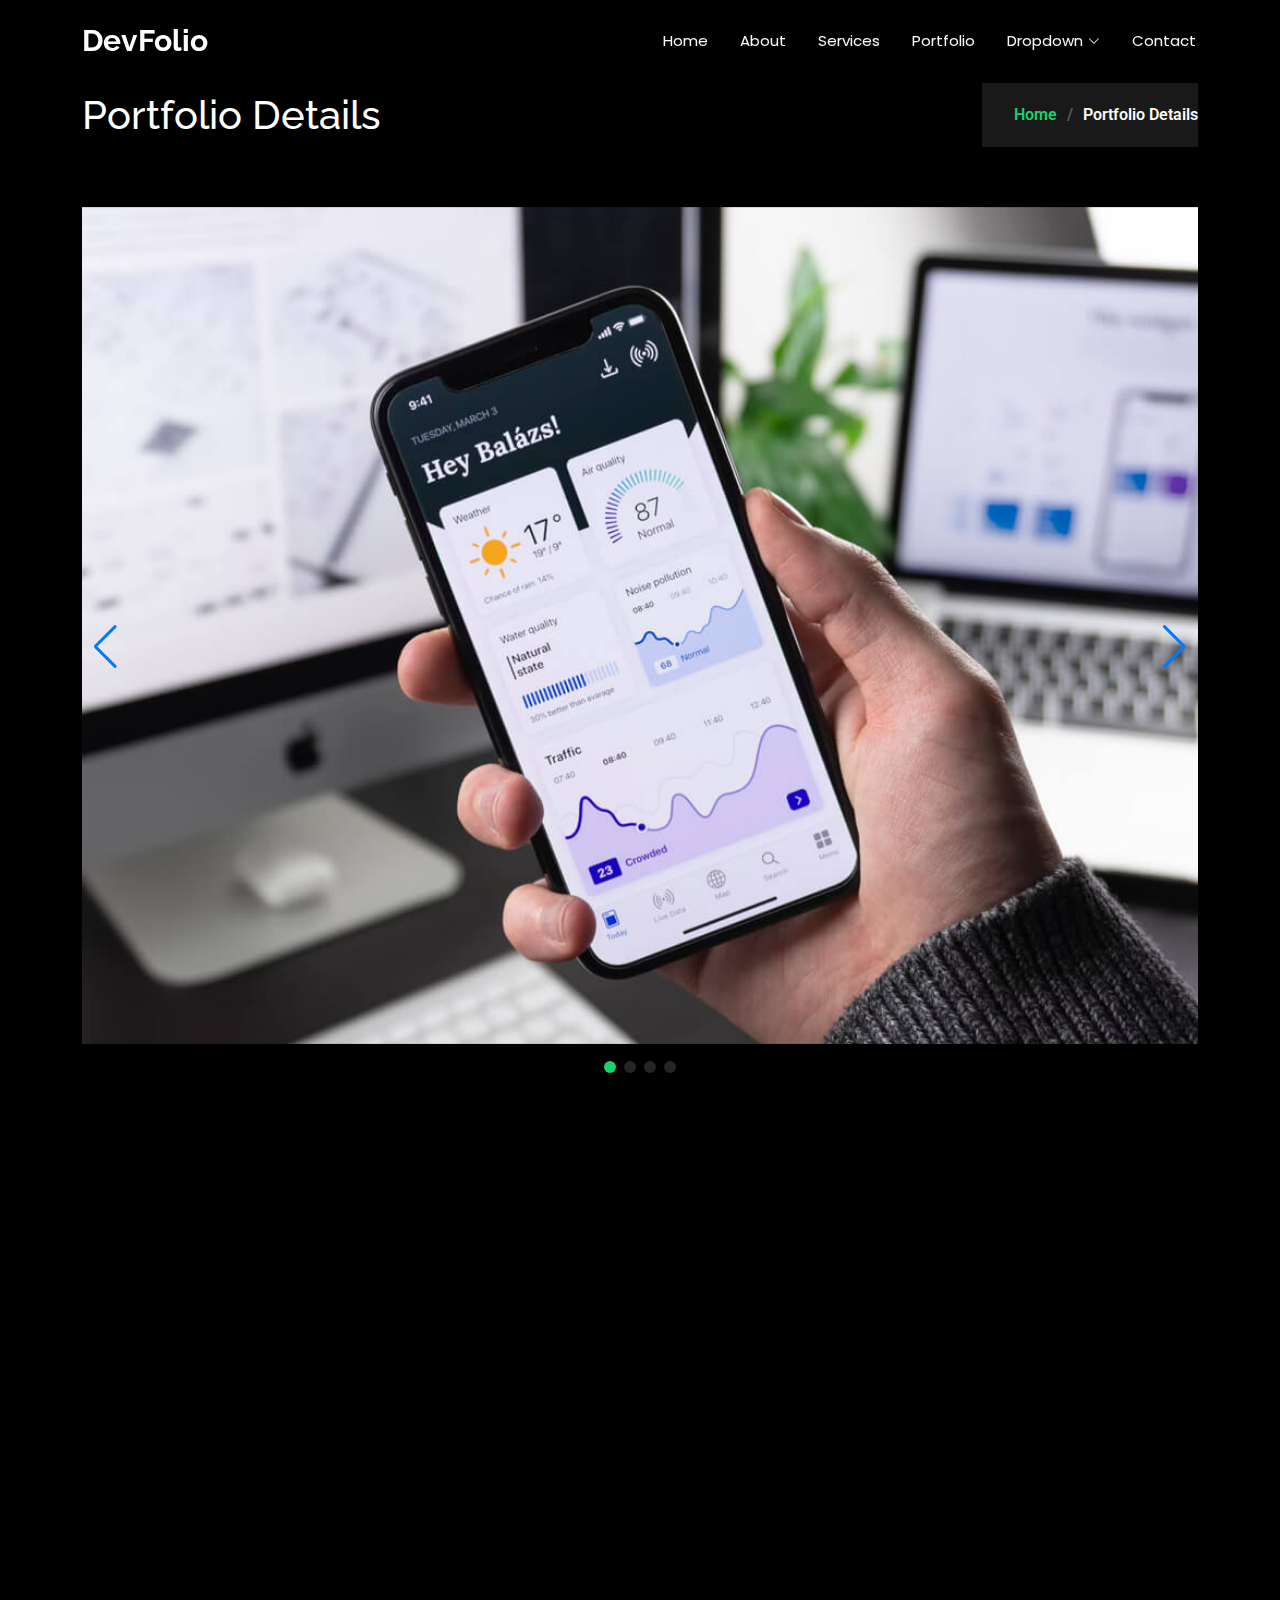
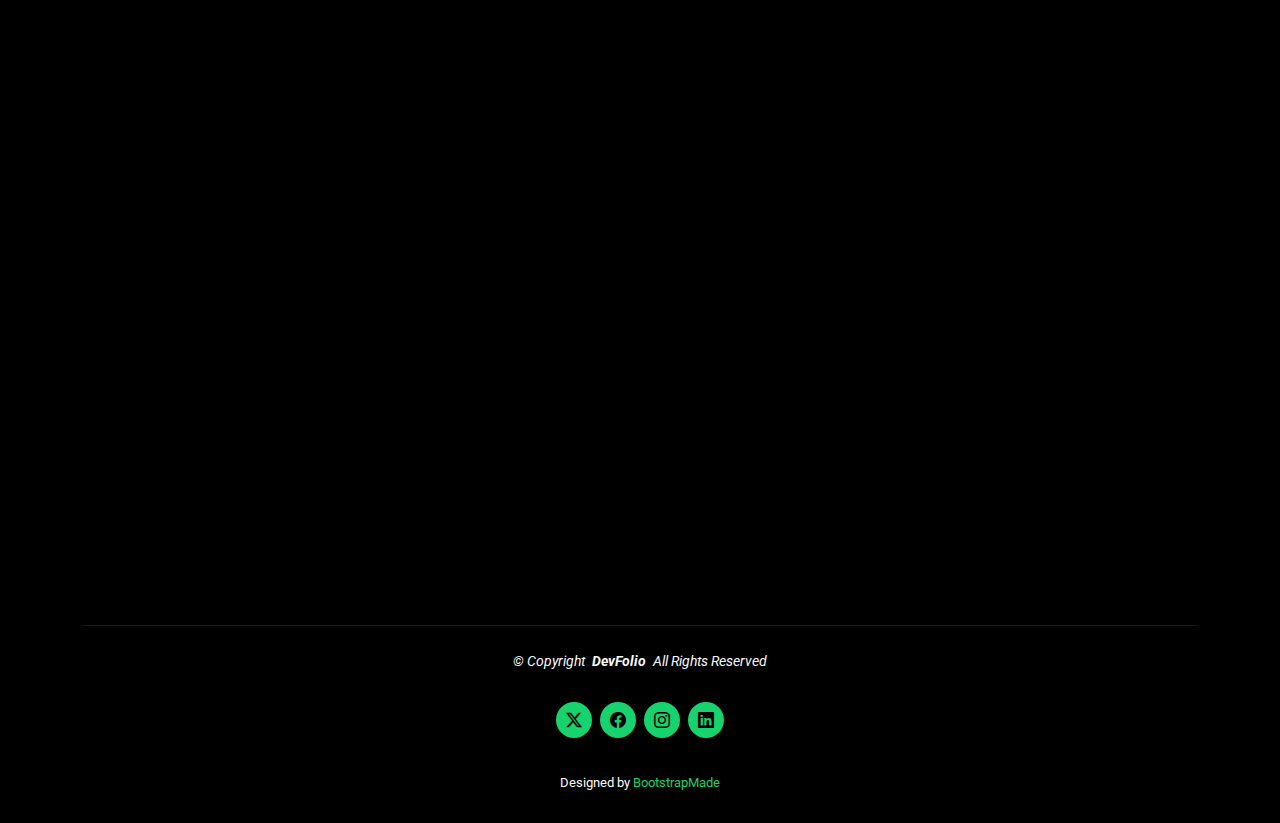
<file: portfolio-details.html>
<!DOCTYPE html>
<html lang="en">

<head>
  <meta charset="utf-8">
  <meta content="width=device-width, initial-scale=1.0" name="viewport">
  <title>Portfolio Details - DevFolio Bootstrap Template</title>
  <meta name="description" content="">
  <meta name="keywords" content="">

  <!-- Favicons -->
  <link href="assets/img/favicon.png" rel="icon">
  <link href="assets/img/apple-touch-icon.png" rel="apple-touch-icon">

  <!-- Fonts -->
  <link href="https://fonts.googleapis.com" rel="preconnect">
  <link href="https://fonts.gstatic.com" rel="preconnect" crossorigin>
  <link href="https://fonts.googleapis.com/css2?family=Roboto:ital,wght@0,100;0,300;0,400;0,500;0,700;0,900;1,100;1,300;1,400;1,500;1,700;1,900&family=Poppins:ital,wght@0,100;0,200;0,300;0,400;0,500;0,600;0,700;0,800;0,900;1,100;1,200;1,300;1,400;1,500;1,600;1,700;1,800;1,900&family=Raleway:ital,wght@0,100;0,200;0,300;0,400;0,500;0,600;0,700;0,800;0,900;1,100;1,200;1,300;1,400;1,500;1,600;1,700;1,800;1,900&display=swap" rel="stylesheet">

  <!-- Vendor CSS Files -->
  <link href="assets/vendor/bootstrap/css/bootstrap.min.css" rel="stylesheet">
  <link href="assets/vendor/bootstrap-icons/bootstrap-icons.css" rel="stylesheet">
  <link href="assets/vendor/aos/aos.css" rel="stylesheet">
  <link href="assets/vendor/glightbox/css/glightbox.min.css" rel="stylesheet">
  <link href="assets/vendor/swiper/swiper-bundle.min.css" rel="stylesheet">

  <!-- Main CSS File -->
  <link href="assets/css/main.css" rel="stylesheet">

  <!-- =======================================================
  * Template Name: DevFolio
  * Template URL: https://bootstrapmade.com/devfolio-bootstrap-portfolio-html-template/
  * Updated: Aug 07 2024 with Bootstrap v5.3.3
  * Author: BootstrapMade.com
  * License: https://bootstrapmade.com/license/
  ======================================================== -->
</head>

<body class="portfolio-details-page">

  <header id="header" class="header d-flex align-items-center sticky-top">
    <div class="container-fluid container-xl position-relative d-flex align-items-center justify-content-between">

      <a href="index.html" class="logo d-flex align-items-center">
        <!-- Uncomment the line below if you also wish to use an image logo -->
        <!-- <img src="assets/img/logo.png" alt=""> -->
        <h1 class="sitename">DevFolio</h1>
      </a>

      <nav id="navmenu" class="navmenu">
        <ul>
          <li><a href="#hero">Home<br></a></li>
          <li><a href="#about">About</a></li>
          <li><a href="#services">Services</a></li>
          <li><a href="#portfolio">Portfolio</a></li>
          <li class="dropdown"><a href="#"><span>Dropdown</span> <i class="bi bi-chevron-down toggle-dropdown"></i></a>
            <ul>
              <li><a href="#">Dropdown 1</a></li>
              <li class="dropdown"><a href="#"><span>Deep Dropdown</span> <i class="bi bi-chevron-down toggle-dropdown"></i></a>
                <ul>
                  <li><a href="#">Deep Dropdown 1</a></li>
                  <li><a href="#">Deep Dropdown 2</a></li>
                  <li><a href="#">Deep Dropdown 3</a></li>
                  <li><a href="#">Deep Dropdown 4</a></li>
                  <li><a href="#">Deep Dropdown 5</a></li>
                </ul>
              </li>
              <li><a href="#">Dropdown 2</a></li>
              <li><a href="#">Dropdown 3</a></li>
              <li><a href="#">Dropdown 4</a></li>
            </ul>
          </li>
          <li><a href="#contact">Contact</a></li>
        </ul>
        <i class="mobile-nav-toggle d-xl-none bi bi-list"></i>
      </nav>

    </div>
  </header>

  <main class="main">

    <!-- Page Title -->
    <div class="page-title" data-aos="fade">
      <div class="container d-lg-flex justify-content-between align-items-center">
        <h1 class="mb-2 mb-lg-0">Portfolio Details</h1>
        <nav class="breadcrumbs">
          <ol>
            <li><a href="index.html">Home</a></li>
            <li class="current">Portfolio Details</li>
          </ol>
        </nav>
      </div>
    </div><!-- End Page Title -->

    <!-- Portfolio Details Section -->
    <section id="portfolio-details" class="portfolio-details section">

      <div class="container" data-aos="fade-up">

        <div class="portfolio-details-slider swiper init-swiper">
          <script type="application/json" class="swiper-config">
            {
              "loop": true,
              "speed": 600,
              "autoplay": {
                "delay": 5000
              },
              "slidesPerView": "auto",
              "navigation": {
                "nextEl": ".swiper-button-next",
                "prevEl": ".swiper-button-prev"
              },
              "pagination": {
                "el": ".swiper-pagination",
                "type": "bullets",
                "clickable": true
              }
            }
          </script>
          <div class="swiper-wrapper align-items-center">

            <div class="swiper-slide">
              <img src="assets/img/portfolio/app-1.jpg" alt="">
            </div>

            <div class="swiper-slide">
              <img src="assets/img/portfolio/product-1.jpg" alt="">
            </div>

            <div class="swiper-slide">
              <img src="assets/img/portfolio/branding-1.jpg" alt="">
            </div>

            <div class="swiper-slide">
              <img src="assets/img/portfolio/books-1.jpg" alt="">
            </div>

          </div>
          <div class="swiper-button-prev"></div>
          <div class="swiper-button-next"></div>
          <div class="swiper-pagination"></div>
        </div>

        <div class="row justify-content-between gy-4 mt-4">

          <div class="col-lg-8" data-aos="fade-up">
            <div class="portfolio-description">
              <h2>This is an example of portfolio details</h2>
              <p>
                Autem ipsum nam porro corporis rerum. Quis eos dolorem eos itaque inventore commodi labore quia quia. Exercitationem repudiandae officiis neque suscipit non officia eaque itaque enim. Voluptatem officia accusantium nesciunt est omnis tempora consectetur dignissimos. Sequi nulla at esse enim cum deserunt eius.
              </p>
              <p>
                Amet consequatur qui dolore veniam voluptatem voluptatem sit. Non aspernatur atque natus ut cum nam et. Praesentium error dolores rerum minus sequi quia veritatis eum. Eos et doloribus doloremque nesciunt molestiae laboriosam.
              </p>

              <div class="testimonial-item">
                <p>
                  <i class="bi bi-quote quote-icon-left"></i>
                  <span>Export tempor illum tamen malis malis eram quae irure esse labore quem cillum quid cillum eram malis quorum velit fore eram velit sunt aliqua noster fugiat irure amet legam anim culpa.</span>
                  <i class="bi bi-quote quote-icon-right"></i>
                </p>
                <div>
                  <img src="assets/img/testimonials/testimonials-2.jpg" class="testimonial-img" alt="">
                  <h3>Sara Wilsson</h3>
                  <h4>Designer</h4>
                </div>
              </div>

              <p>
                Impedit ipsum quae et aliquid doloribus et voluptatem quasi. Perspiciatis occaecati earum et magnam animi. Quibusdam non qui ea vitae suscipit vitae sunt. Repudiandae incidunt cumque minus deserunt assumenda tempore. Delectus voluptas necessitatibus est.
              </p>

              <p>
                Sunt voluptatum sapiente facilis quo odio aut ipsum repellat debitis. Molestiae et autem libero. Explicabo et quod necessitatibus similique quis dolor eum. Numquam eaque praesentium rem et qui nesciunt.
              </p>

            </div>
          </div>

          <div class="col-lg-3" data-aos="fade-up" data-aos-delay="100">
            <div class="portfolio-info">
              <h3>Project information</h3>
              <ul>
                <li><strong>Category</strong> Web design</li>
                <li><strong>Client</strong> ASU Company</li>
                <li><strong>Project date</strong> 01 March, 2020</li>
                <li><strong>Project URL</strong> <a href="#">www.example.com</a></li>
                <li><a href="#" class="btn-visit align-self-start">Visit Website</a></li>
              </ul>
            </div>
          </div>

        </div>

      </div>

    </section><!-- /Portfolio Details Section -->

  </main>

  <footer id="footer" class="footer accent-background">

    <div class="container">
      <div class="copyright text-center ">
        <p>© <span>Copyright</span> <strong class="px-1 sitename">DevFolio</strong> <span>All Rights Reserved</span></p>
      </div>
      <div class="social-links d-flex justify-content-center">
        <a href=""><i class="bi bi-twitter-x"></i></a>
        <a href=""><i class="bi bi-facebook"></i></a>
        <a href=""><i class="bi bi-instagram"></i></a>
        <a href=""><i class="bi bi-linkedin"></i></a>
      </div>
      <div class="credits">
        <!-- All the links in the footer should remain intact. -->
        <!-- You can delete the links only if you've purchased the pro version. -->
        <!-- Licensing information: https://bootstrapmade.com/license/ -->
        <!-- Purchase the pro version with working PHP/AJAX contact form: [buy-url] -->
        Designed by <a href="https://bootstrapmade.com/">BootstrapMade</a>
      </div>
    </div>

  </footer>

  <!-- Scroll Top -->
  <a href="#" id="scroll-top" class="scroll-top d-flex align-items-center justify-content-center"><i class="bi bi-arrow-up-short"></i></a>

  <!-- Preloader -->
  <div id="preloader"></div>

  <!-- Vendor JS Files -->
  <script src="assets/vendor/bootstrap/js/bootstrap.bundle.min.js"></script>
  <script src="assets/vendor/php-email-form/validate.js"></script>
  <script src="assets/vendor/aos/aos.js"></script>
  <script src="assets/vendor/typed.js/typed.umd.js"></script>
  <script src="assets/vendor/waypoints/noframework.waypoints.js"></script>
  <script src="assets/vendor/purecounter/purecounter_vanilla.js"></script>
  <script src="assets/vendor/glightbox/js/glightbox.min.js"></script>
  <script src="assets/vendor/imagesloaded/imagesloaded.pkgd.min.js"></script>
  <script src="assets/vendor/isotope-layout/isotope.pkgd.min.js"></script>
  <script src="assets/vendor/swiper/swiper-bundle.min.js"></script>

  <!-- Main JS File -->
  <script src="assets/js/main.js"></script>

</body>

</html>
</file>
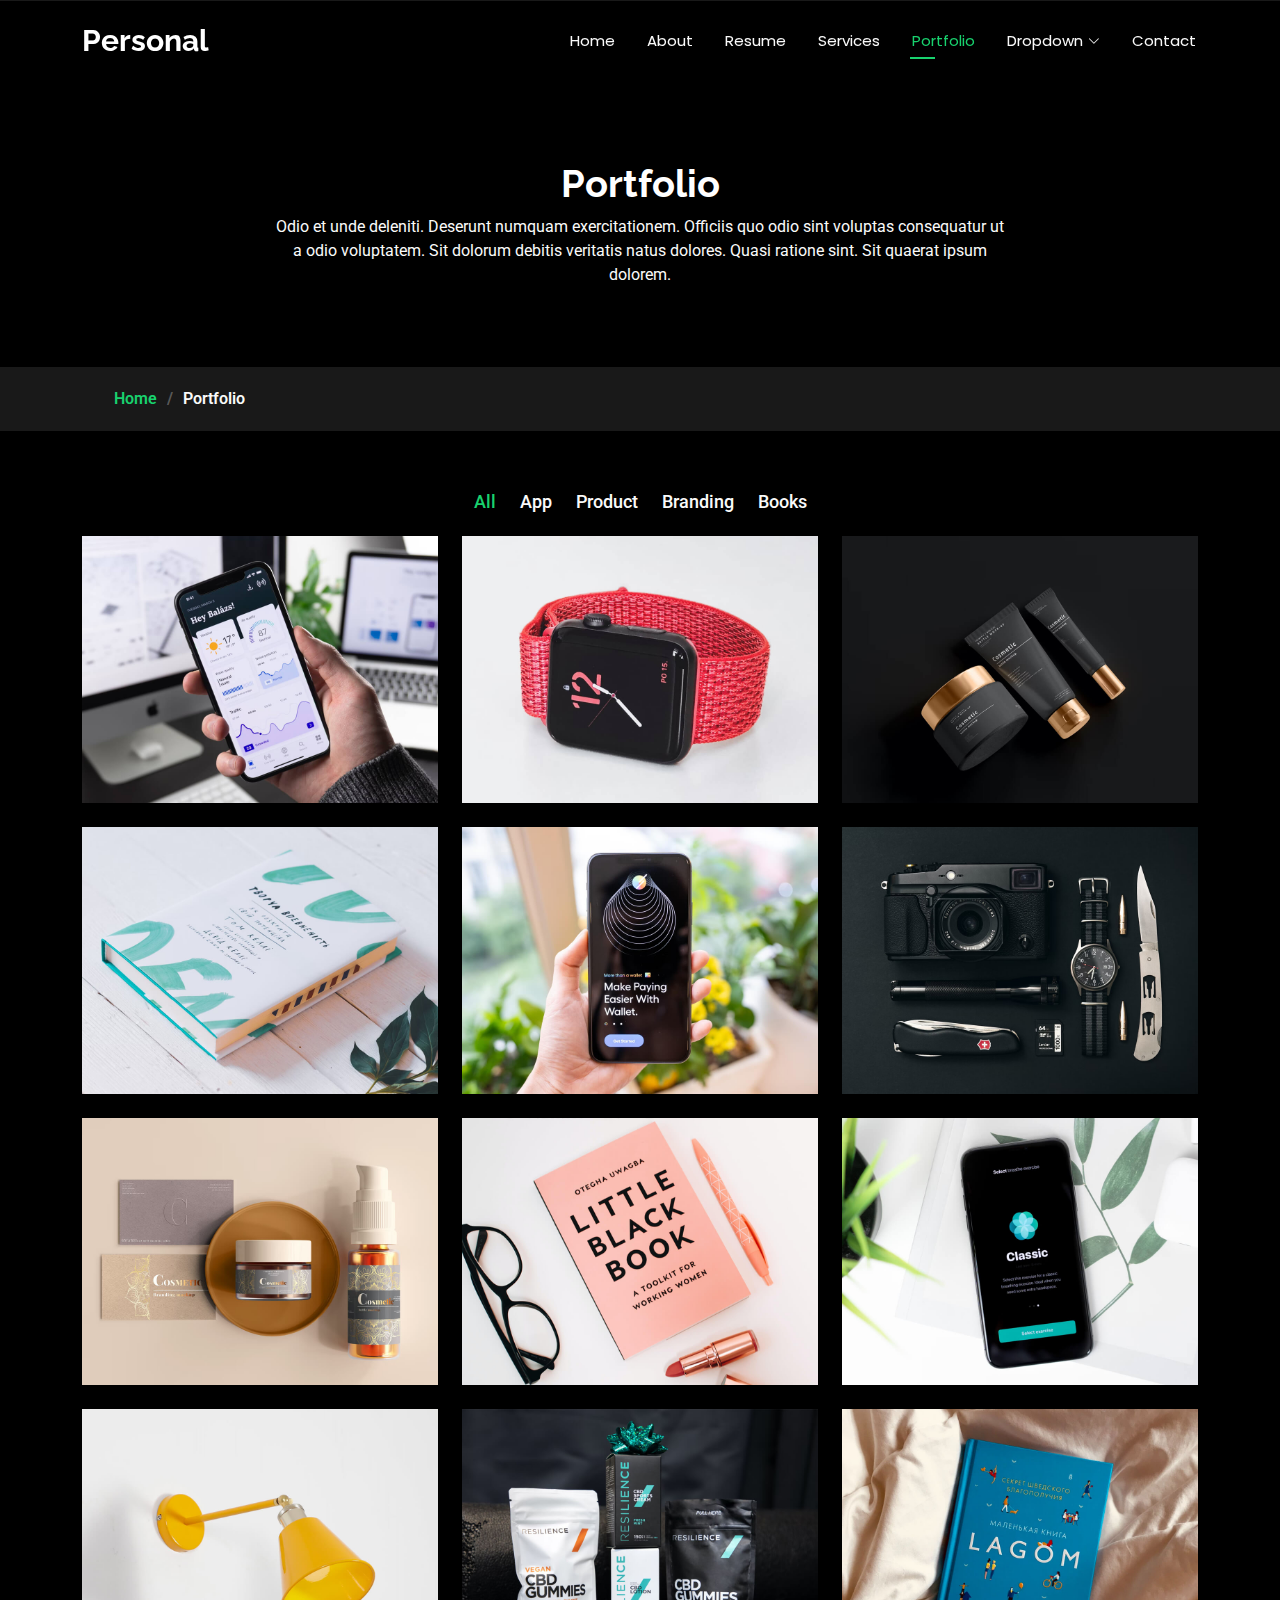
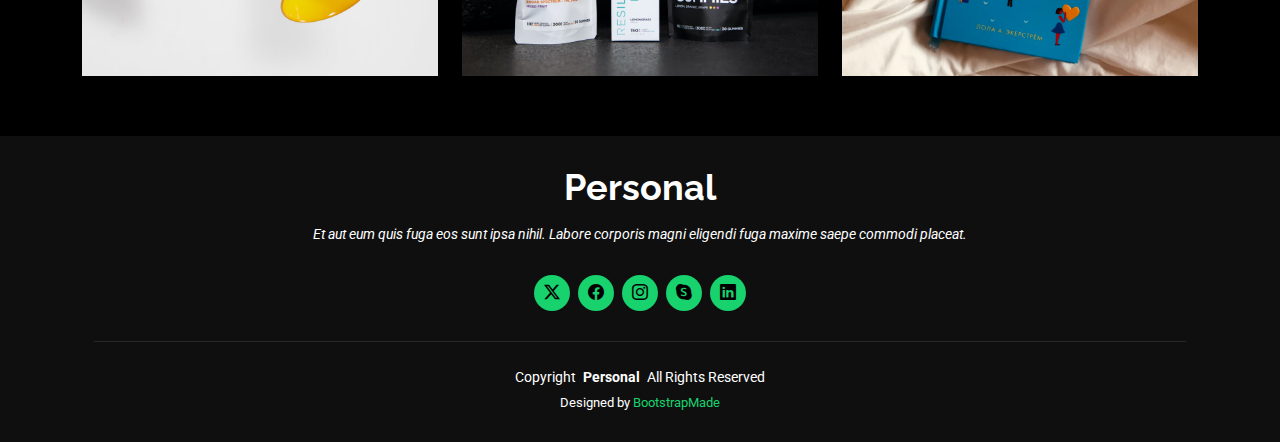
<file: portfolio.html>
<!DOCTYPE html>
<html lang="en">

<head>
  <meta charset="utf-8">
  <meta content="width=device-width, initial-scale=1.0" name="viewport">
  <title>Portfolio - Personal Bootstrap Template</title>
  <meta name="description" content="">
  <meta name="keywords" content="">

  <!-- Favicons -->
  <link href="assets/img/favicon.png" rel="icon">
  <link href="assets/img/apple-touch-icon.png" rel="apple-touch-icon">

  <!-- Fonts -->
  <link href="https://fonts.googleapis.com" rel="preconnect">
  <link href="https://fonts.gstatic.com" rel="preconnect" crossorigin>
  <link href="https://fonts.googleapis.com/css2?family=Roboto:ital,wght@0,100;0,300;0,400;0,500;0,700;0,900;1,100;1,300;1,400;1,500;1,700;1,900&family=Poppins:ital,wght@0,100;0,200;0,300;0,400;0,500;0,600;0,700;0,800;0,900;1,100;1,200;1,300;1,400;1,500;1,600;1,700;1,800;1,900&family=Raleway:ital,wght@0,100;0,200;0,300;0,400;0,500;0,600;0,700;0,800;0,900;1,100;1,200;1,300;1,400;1,500;1,600;1,700;1,800;1,900&display=swap" rel="stylesheet">

  <!-- Vendor CSS Files -->
  <link href="assets/vendor/bootstrap/css/bootstrap.min.css" rel="stylesheet">
  <link href="assets/vendor/bootstrap-icons/bootstrap-icons.css" rel="stylesheet">
  <link href="assets/vendor/aos/aos.css" rel="stylesheet">
  <link href="assets/vendor/swiper/swiper-bundle.min.css" rel="stylesheet">
  <link href="assets/vendor/glightbox/css/glightbox.min.css" rel="stylesheet">

  <!-- Main CSS File -->
  <link href="assets/css/main.css" rel="stylesheet">

  <!-- =======================================================
  * Template Name: Personal
  * Template URL: https://bootstrapmade.com/personal-free-resume-bootstrap-template/
  * Updated: Nov 04 2024 with Bootstrap v5.3.3
  * Author: BootstrapMade.com
  * License: https://bootstrapmade.com/license/
  ======================================================== -->
</head>

<body class="portfolio-page">

  <header id="header" class="header d-flex align-items-center fixed-top">
    <div class="container-fluid container-xl position-relative d-flex align-items-center justify-content-between">

      <a href="index.html" class="logo d-flex align-items-center">
        <!-- Uncomment the line below if you also wish to use an image logo -->
        <!-- <img src="assets/img/logo.png" alt=""> -->
        <h1 class="sitename">Personal</h1>
      </a>

      <nav id="navmenu" class="navmenu">
        <ul>
          <li><a href="index.html">Home</a></li>
          <li><a href="about.html">About</a></li>
          <li><a href="resume.html">Resume</a></li>
          <li><a href="services.html">Services</a></li>
          <li><a href="portfolio.html" class="active">Portfolio</a></li>
          <li class="dropdown"><a href="#"><span>Dropdown</span> <i class="bi bi-chevron-down toggle-dropdown"></i></a>
            <ul>
              <li><a href="#">Dropdown 1</a></li>
              <li class="dropdown"><a href="#"><span>Deep Dropdown</span> <i class="bi bi-chevron-down toggle-dropdown"></i></a>
                <ul>
                  <li><a href="#">Deep Dropdown 1</a></li>
                  <li><a href="#">Deep Dropdown 2</a></li>
                  <li><a href="#">Deep Dropdown 3</a></li>
                  <li><a href="#">Deep Dropdown 4</a></li>
                  <li><a href="#">Deep Dropdown 5</a></li>
                </ul>
              </li>
              <li><a href="#">Dropdown 2</a></li>
              <li><a href="#">Dropdown 3</a></li>
              <li><a href="#">Dropdown 4</a></li>
            </ul>
          </li>
          <li><a href="contact.html">Contact</a></li>
        </ul>
        <i class="mobile-nav-toggle d-xl-none bi bi-list"></i>
      </nav>

    </div>
  </header>

  <main class="main">

    <!-- Page Title -->
    <div class="page-title" data-aos="fade">
      <div class="heading">
        <div class="container">
          <div class="row d-flex justify-content-center text-center">
            <div class="col-lg-8">
              <h1>Portfolio</h1>
              <p class="mb-0">Odio et unde deleniti. Deserunt numquam exercitationem. Officiis quo odio sint voluptas consequatur ut a odio voluptatem. Sit dolorum debitis veritatis natus dolores. Quasi ratione sint. Sit quaerat ipsum dolorem.</p>
            </div>
          </div>
        </div>
      </div>
      <nav class="breadcrumbs">
        <div class="container">
          <ol>
            <li><a href="index.html">Home</a></li>
            <li class="current">Portfolio</li>
          </ol>
        </div>
      </nav>
    </div><!-- End Page Title -->

    <!-- Portfolio Section -->
    <section id="portfolio" class="portfolio section">

      <div class="container">

        <div class="isotope-layout" data-default-filter="*" data-layout="masonry" data-sort="original-order">

          <ul class="portfolio-filters isotope-filters" data-aos="fade-up" data-aos-delay="100">
            <li data-filter="*" class="filter-active">All</li>
            <li data-filter=".filter-app">App</li>
            <li data-filter=".filter-product">Product</li>
            <li data-filter=".filter-branding">Branding</li>
            <li data-filter=".filter-books">Books</li>
          </ul><!-- End Portfolio Filters -->

          <div class="row gy-4 isotope-container" data-aos="fade-up" data-aos-delay="200">

            <div class="col-lg-4 col-md-6 portfolio-item isotope-item filter-app">
              <div class="portfolio-content h-100">
                <img src="assets/img/portfolio/app-1.jpg" class="img-fluid" alt="">
                <div class="portfolio-info">
                  <h4>App 1</h4>
                  <p>Lorem ipsum, dolor sit amet consectetur</p>
                  <a href="assets/img/portfolio/app-1.jpg" title="App 1" data-gallery="portfolio-gallery-app" class="glightbox preview-link"><i class="bi bi-zoom-in"></i></a>
                  <a href="portfolio-details.html" title="More Details" class="details-link"><i class="bi bi-link-45deg"></i></a>
                </div>
              </div>
            </div><!-- End Portfolio Item -->

            <div class="col-lg-4 col-md-6 portfolio-item isotope-item filter-product">
              <div class="portfolio-content h-100">
                <img src="assets/img/portfolio/product-1.jpg" class="img-fluid" alt="">
                <div class="portfolio-info">
                  <h4>Product 1</h4>
                  <p>Lorem ipsum, dolor sit amet consectetur</p>
                  <a href="assets/img/portfolio/product-1.jpg" title="Product 1" data-gallery="portfolio-gallery-product" class="glightbox preview-link"><i class="bi bi-zoom-in"></i></a>
                  <a href="portfolio-details.html" title="More Details" class="details-link"><i class="bi bi-link-45deg"></i></a>
                </div>
              </div>
            </div><!-- End Portfolio Item -->

            <div class="col-lg-4 col-md-6 portfolio-item isotope-item filter-branding">
              <div class="portfolio-content h-100">
                <img src="assets/img/portfolio/branding-1.jpg" class="img-fluid" alt="">
                <div class="portfolio-info">
                  <h4>Branding 1</h4>
                  <p>Lorem ipsum, dolor sit amet consectetur</p>
                  <a href="assets/img/portfolio/branding-1.jpg" title="Branding 1" data-gallery="portfolio-gallery-branding" class="glightbox preview-link"><i class="bi bi-zoom-in"></i></a>
                  <a href="portfolio-details.html" title="More Details" class="details-link"><i class="bi bi-link-45deg"></i></a>
                </div>
              </div>
            </div><!-- End Portfolio Item -->

            <div class="col-lg-4 col-md-6 portfolio-item isotope-item filter-books">
              <div class="portfolio-content h-100">
                <img src="assets/img/portfolio/books-1.jpg" class="img-fluid" alt="">
                <div class="portfolio-info">
                  <h4>Books 1</h4>
                  <p>Lorem ipsum, dolor sit amet consectetur</p>
                  <a href="assets/img/portfolio/books-1.jpg" title="Branding 1" data-gallery="portfolio-gallery-book" class="glightbox preview-link"><i class="bi bi-zoom-in"></i></a>
                  <a href="portfolio-details.html" title="More Details" class="details-link"><i class="bi bi-link-45deg"></i></a>
                </div>
              </div>
            </div><!-- End Portfolio Item -->

            <div class="col-lg-4 col-md-6 portfolio-item isotope-item filter-app">
              <div class="portfolio-content h-100">
                <img src="assets/img/portfolio/app-2.jpg" class="img-fluid" alt="">
                <div class="portfolio-info">
                  <h4>App 2</h4>
                  <p>Lorem ipsum, dolor sit amet consectetur</p>
                  <a href="assets/img/portfolio/app-2.jpg" title="App 2" data-gallery="portfolio-gallery-app" class="glightbox preview-link"><i class="bi bi-zoom-in"></i></a>
                  <a href="portfolio-details.html" title="More Details" class="details-link"><i class="bi bi-link-45deg"></i></a>
                </div>
              </div>
            </div><!-- End Portfolio Item -->

            <div class="col-lg-4 col-md-6 portfolio-item isotope-item filter-product">
              <div class="portfolio-content h-100">
                <img src="assets/img/portfolio/product-2.jpg" class="img-fluid" alt="">
                <div class="portfolio-info">
                  <h4>Product 2</h4>
                  <p>Lorem ipsum, dolor sit amet consectetur</p>
                  <a href="assets/img/portfolio/product-2.jpg" title="Product 2" data-gallery="portfolio-gallery-product" class="glightbox preview-link"><i class="bi bi-zoom-in"></i></a>
                  <a href="portfolio-details.html" title="More Details" class="details-link"><i class="bi bi-link-45deg"></i></a>
                </div>
              </div>
            </div><!-- End Portfolio Item -->

            <div class="col-lg-4 col-md-6 portfolio-item isotope-item filter-branding">
              <div class="portfolio-content h-100">
                <img src="assets/img/portfolio/branding-2.jpg" class="img-fluid" alt="">
                <div class="portfolio-info">
                  <h4>Branding 2</h4>
                  <p>Lorem ipsum, dolor sit amet consectetur</p>
                  <a href="assets/img/portfolio/branding-2.jpg" title="Branding 2" data-gallery="portfolio-gallery-branding" class="glightbox preview-link"><i class="bi bi-zoom-in"></i></a>
                  <a href="portfolio-details.html" title="More Details" class="details-link"><i class="bi bi-link-45deg"></i></a>
                </div>
              </div>
            </div><!-- End Portfolio Item -->

            <div class="col-lg-4 col-md-6 portfolio-item isotope-item filter-books">
              <div class="portfolio-content h-100">
                <img src="assets/img/portfolio/books-2.jpg" class="img-fluid" alt="">
                <div class="portfolio-info">
                  <h4>Books 2</h4>
                  <p>Lorem ipsum, dolor sit amet consectetur</p>
                  <a href="assets/img/portfolio/books-2.jpg" title="Branding 2" data-gallery="portfolio-gallery-book" class="glightbox preview-link"><i class="bi bi-zoom-in"></i></a>
                  <a href="portfolio-details.html" title="More Details" class="details-link"><i class="bi bi-link-45deg"></i></a>
                </div>
              </div>
            </div><!-- End Portfolio Item -->

            <div class="col-lg-4 col-md-6 portfolio-item isotope-item filter-app">
              <div class="portfolio-content h-100">
                <img src="assets/img/portfolio/app-3.jpg" class="img-fluid" alt="">
                <div class="portfolio-info">
                  <h4>App 3</h4>
                  <p>Lorem ipsum, dolor sit amet consectetur</p>
                  <a href="assets/img/portfolio/app-3.jpg" title="App 3" data-gallery="portfolio-gallery-app" class="glightbox preview-link"><i class="bi bi-zoom-in"></i></a>
                  <a href="portfolio-details.html" title="More Details" class="details-link"><i class="bi bi-link-45deg"></i></a>
                </div>
              </div>
            </div><!-- End Portfolio Item -->

            <div class="col-lg-4 col-md-6 portfolio-item isotope-item filter-product">
              <div class="portfolio-content h-100">
                <img src="assets/img/portfolio/product-3.jpg" class="img-fluid" alt="">
                <div class="portfolio-info">
                  <h4>Product 3</h4>
                  <p>Lorem ipsum, dolor sit amet consectetur</p>
                  <a href="assets/img/portfolio/product-3.jpg" title="Product 3" data-gallery="portfolio-gallery-product" class="glightbox preview-link"><i class="bi bi-zoom-in"></i></a>
                  <a href="portfolio-details.html" title="More Details" class="details-link"><i class="bi bi-link-45deg"></i></a>
                </div>
              </div>
            </div><!-- End Portfolio Item -->

            <div class="col-lg-4 col-md-6 portfolio-item isotope-item filter-branding">
              <div class="portfolio-content h-100">
                <img src="assets/img/portfolio/branding-3.jpg" class="img-fluid" alt="">
                <div class="portfolio-info">
                  <h4>Branding 3</h4>
                  <p>Lorem ipsum, dolor sit amet consectetur</p>
                  <a href="assets/img/portfolio/branding-3.jpg" title="Branding 2" data-gallery="portfolio-gallery-branding" class="glightbox preview-link"><i class="bi bi-zoom-in"></i></a>
                  <a href="portfolio-details.html" title="More Details" class="details-link"><i class="bi bi-link-45deg"></i></a>
                </div>
              </div>
            </div><!-- End Portfolio Item -->

            <div class="col-lg-4 col-md-6 portfolio-item isotope-item filter-books">
              <div class="portfolio-content h-100">
                <img src="assets/img/portfolio/books-3.jpg" class="img-fluid" alt="">
                <div class="portfolio-info">
                  <h4>Books 3</h4>
                  <p>Lorem ipsum, dolor sit amet consectetur</p>
                  <a href="assets/img/portfolio/books-3.jpg" title="Branding 3" data-gallery="portfolio-gallery-book" class="glightbox preview-link"><i class="bi bi-zoom-in"></i></a>
                  <a href="portfolio-details.html" title="More Details" class="details-link"><i class="bi bi-link-45deg"></i></a>
                </div>
              </div>
            </div><!-- End Portfolio Item -->

          </div><!-- End Portfolio Container -->

        </div>

      </div>

    </section><!-- /Portfolio Section -->

  </main>

  <footer id="footer" class="footer dark-background">
    <div class="container">
      <h3 class="sitename">Personal</h3>
      <p>Et aut eum quis fuga eos sunt ipsa nihil. Labore corporis magni eligendi fuga maxime saepe commodi placeat.</p>
      <div class="social-links d-flex justify-content-center">
        <a href=""><i class="bi bi-twitter-x"></i></a>
        <a href=""><i class="bi bi-facebook"></i></a>
        <a href=""><i class="bi bi-instagram"></i></a>
        <a href=""><i class="bi bi-skype"></i></a>
        <a href=""><i class="bi bi-linkedin"></i></a>
      </div>
      <div class="container">
        <div class="copyright">
          <span>Copyright</span> <strong class="px-1 sitename">Personal</strong> <span>All Rights Reserved</span>
        </div>
        <div class="credits">
          <!-- All the links in the footer should remain intact. -->
          <!-- You can delete the links only if you've purchased the pro version. -->
          <!-- Licensing information: https://bootstrapmade.com/license/ -->
          <!-- Purchase the pro version with working PHP/AJAX contact form: [buy-url] -->
          Designed by <a href="https://bootstrapmade.com/">BootstrapMade</a>
        </div>
      </div>
    </div>
  </footer>

  <!-- Scroll Top -->
  <a href="#" id="scroll-top" class="scroll-top d-flex align-items-center justify-content-center"><i class="bi bi-arrow-up-short"></i></a>

  <!-- Preloader -->
  <div id="preloader"></div>

  <!-- Vendor JS Files -->
  <script src="assets/vendor/bootstrap/js/bootstrap.bundle.min.js"></script>
  <script src="assets/vendor/php-email-form/validate.js"></script>
  <script src="assets/vendor/aos/aos.js"></script>
  <script src="assets/vendor/typed.js/typed.umd.js"></script>
  <script src="assets/vendor/purecounter/purecounter_vanilla.js"></script>
  <script src="assets/vendor/waypoints/noframework.waypoints.js"></script>
  <script src="assets/vendor/swiper/swiper-bundle.min.js"></script>
  <script src="assets/vendor/glightbox/js/glightbox.min.js"></script>
  <script src="assets/vendor/imagesloaded/imagesloaded.pkgd.min.js"></script>
  <script src="assets/vendor/isotope-layout/isotope.pkgd.min.js"></script>

  <!-- Main JS File -->
  <script src="assets/js/main.js"></script>

</body>

</html>
</file>
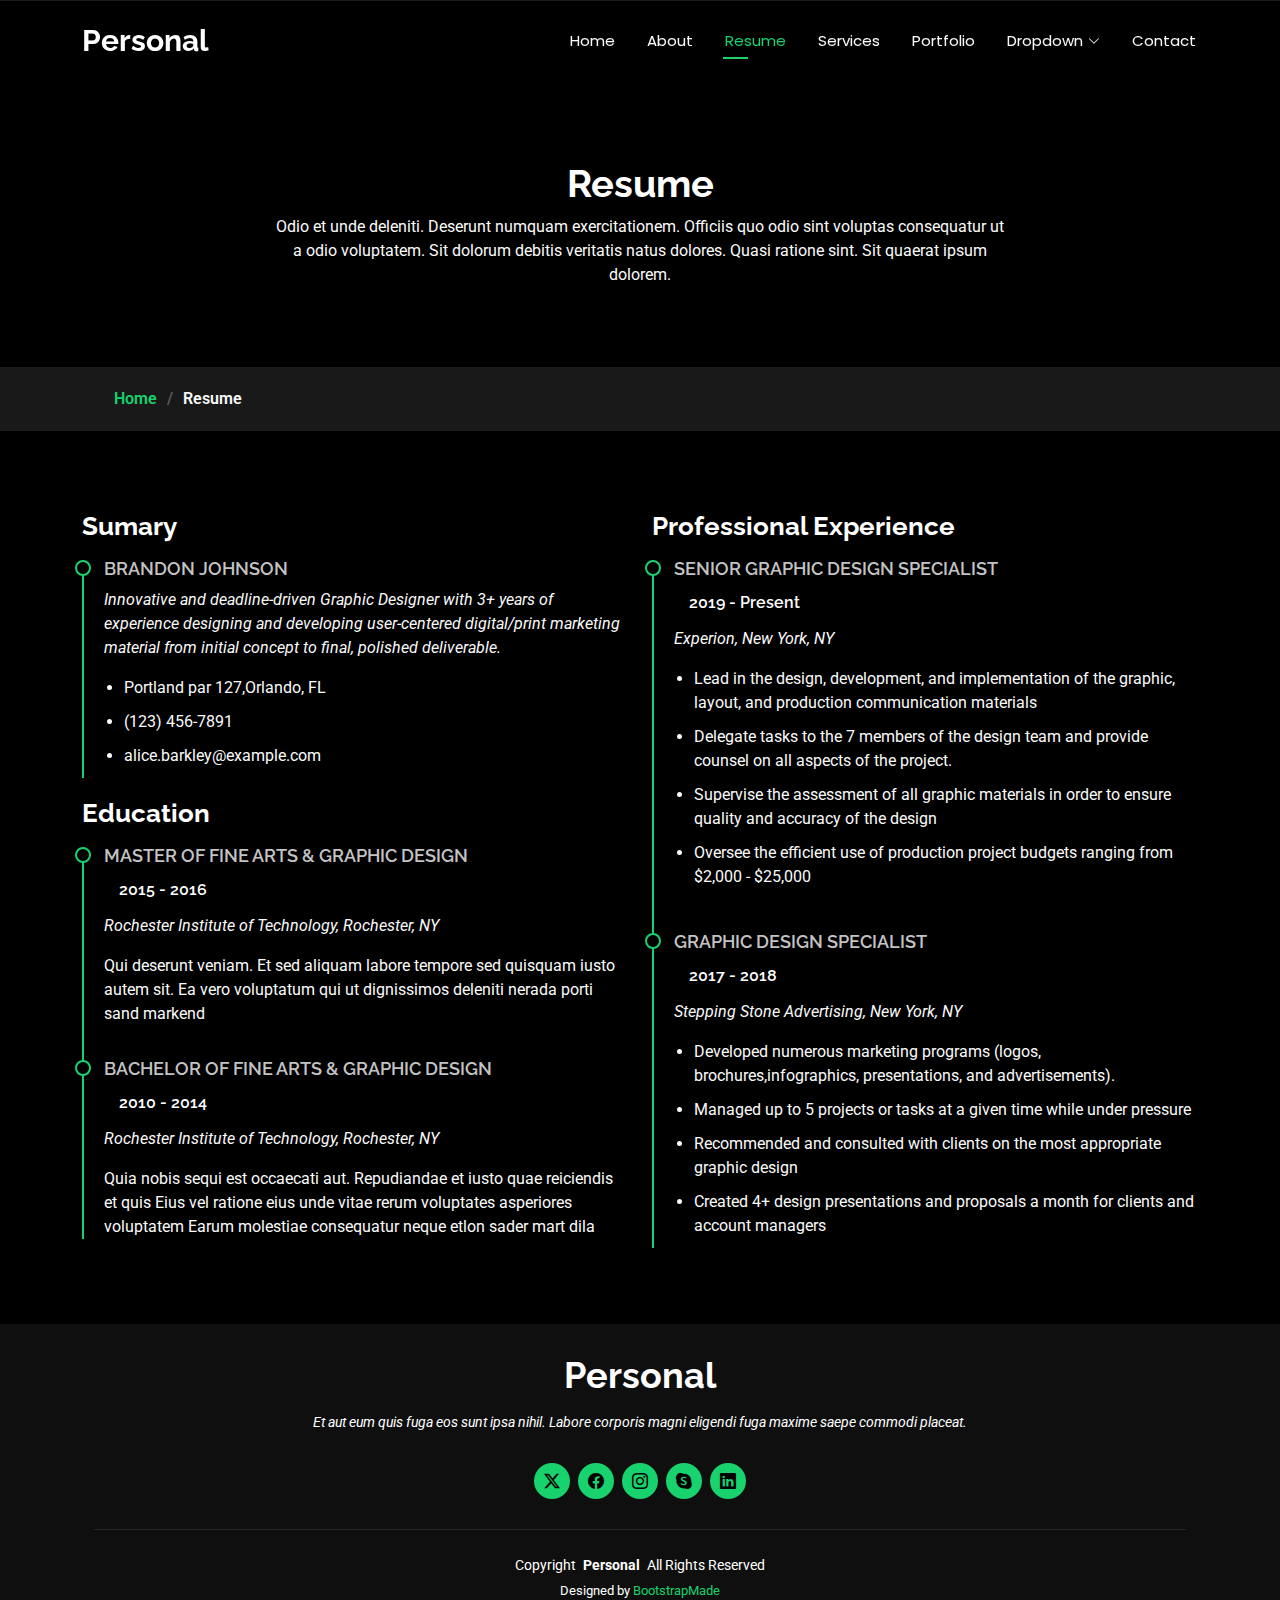
<file: resume.html>
<!DOCTYPE html>
<html lang="en">

<head>
  <meta charset="utf-8">
  <meta content="width=device-width, initial-scale=1.0" name="viewport">
  <title>Resume - Personal Bootstrap Template</title>
  <meta name="description" content="">
  <meta name="keywords" content="">

  <!-- Favicons -->
  <link href="assets/img/favicon.png" rel="icon">
  <link href="assets/img/apple-touch-icon.png" rel="apple-touch-icon">

  <!-- Fonts -->
  <link href="https://fonts.googleapis.com" rel="preconnect">
  <link href="https://fonts.gstatic.com" rel="preconnect" crossorigin>
  <link href="https://fonts.googleapis.com/css2?family=Roboto:ital,wght@0,100;0,300;0,400;0,500;0,700;0,900;1,100;1,300;1,400;1,500;1,700;1,900&family=Poppins:ital,wght@0,100;0,200;0,300;0,400;0,500;0,600;0,700;0,800;0,900;1,100;1,200;1,300;1,400;1,500;1,600;1,700;1,800;1,900&family=Raleway:ital,wght@0,100;0,200;0,300;0,400;0,500;0,600;0,700;0,800;0,900;1,100;1,200;1,300;1,400;1,500;1,600;1,700;1,800;1,900&display=swap" rel="stylesheet">

  <!-- Vendor CSS Files -->
  <link href="assets/vendor/bootstrap/css/bootstrap.min.css" rel="stylesheet">
  <link href="assets/vendor/bootstrap-icons/bootstrap-icons.css" rel="stylesheet">
  <link href="assets/vendor/aos/aos.css" rel="stylesheet">
  <link href="assets/vendor/swiper/swiper-bundle.min.css" rel="stylesheet">
  <link href="assets/vendor/glightbox/css/glightbox.min.css" rel="stylesheet">

  <!-- Main CSS File -->
  <link href="assets/css/main.css" rel="stylesheet">

  <!-- =======================================================
  * Template Name: Personal
  * Template URL: https://bootstrapmade.com/personal-free-resume-bootstrap-template/
  * Updated: Nov 04 2024 with Bootstrap v5.3.3
  * Author: BootstrapMade.com
  * License: https://bootstrapmade.com/license/
  ======================================================== -->
</head>

<body class="resume-page">

  <header id="header" class="header d-flex align-items-center fixed-top">
    <div class="container-fluid container-xl position-relative d-flex align-items-center justify-content-between">

      <a href="index.html" class="logo d-flex align-items-center">
        <!-- Uncomment the line below if you also wish to use an image logo -->
        <!-- <img src="assets/img/logo.png" alt=""> -->
        <h1 class="sitename">Personal</h1>
      </a>

      <nav id="navmenu" class="navmenu">
        <ul>
          <li><a href="index.html">Home</a></li>
          <li><a href="about.html">About</a></li>
          <li><a href="resume.html" class="active">Resume</a></li>
          <li><a href="services.html">Services</a></li>
          <li><a href="portfolio.html">Portfolio</a></li>
          <li class="dropdown"><a href="#"><span>Dropdown</span> <i class="bi bi-chevron-down toggle-dropdown"></i></a>
            <ul>
              <li><a href="#">Dropdown 1</a></li>
              <li class="dropdown"><a href="#"><span>Deep Dropdown</span> <i class="bi bi-chevron-down toggle-dropdown"></i></a>
                <ul>
                  <li><a href="#">Deep Dropdown 1</a></li>
                  <li><a href="#">Deep Dropdown 2</a></li>
                  <li><a href="#">Deep Dropdown 3</a></li>
                  <li><a href="#">Deep Dropdown 4</a></li>
                  <li><a href="#">Deep Dropdown 5</a></li>
                </ul>
              </li>
              <li><a href="#">Dropdown 2</a></li>
              <li><a href="#">Dropdown 3</a></li>
              <li><a href="#">Dropdown 4</a></li>
            </ul>
          </li>
          <li><a href="contact.html">Contact</a></li>
        </ul>
        <i class="mobile-nav-toggle d-xl-none bi bi-list"></i>
      </nav>

    </div>
  </header>

  <main class="main">

    <!-- Page Title -->
    <div class="page-title" data-aos="fade">
      <div class="heading">
        <div class="container">
          <div class="row d-flex justify-content-center text-center">
            <div class="col-lg-8">
              <h1>Resume</h1>
              <p class="mb-0">Odio et unde deleniti. Deserunt numquam exercitationem. Officiis quo odio sint voluptas consequatur ut a odio voluptatem. Sit dolorum debitis veritatis natus dolores. Quasi ratione sint. Sit quaerat ipsum dolorem.</p>
            </div>
          </div>
        </div>
      </div>
      <nav class="breadcrumbs">
        <div class="container">
          <ol>
            <li><a href="index.html">Home</a></li>
            <li class="current">Resume</li>
          </ol>
        </div>
      </nav>
    </div><!-- End Page Title -->

    <!-- Resume Section -->
    <section id="resume" class="resume section">

      <div class="container">

        <div class="row">

          <div class="col-lg-6" data-aos="fade-up" data-aos-delay="100">
            <h3 class="resume-title">Sumary</h3>

            <div class="resume-item pb-0">
              <h4>Brandon Johnson</h4>
              <p><em>Innovative and deadline-driven Graphic Designer with 3+ years of experience designing and developing user-centered digital/print marketing material from initial concept to final, polished deliverable.</em></p>
              <ul>
                <li>Portland par 127,Orlando, FL</li>
                <li>(123) 456-7891</li>
                <li>alice.barkley@example.com</li>
              </ul>
            </div><!-- Edn Resume Item -->

            <h3 class="resume-title">Education</h3>
            <div class="resume-item">
              <h4>Master of Fine Arts &amp; Graphic Design</h4>
              <h5>2015 - 2016</h5>
              <p><em>Rochester Institute of Technology, Rochester, NY</em></p>
              <p>Qui deserunt veniam. Et sed aliquam labore tempore sed quisquam iusto autem sit. Ea vero voluptatum qui ut dignissimos deleniti nerada porti sand markend</p>
            </div><!-- Edn Resume Item -->

            <div class="resume-item">
              <h4>Bachelor of Fine Arts &amp; Graphic Design</h4>
              <h5>2010 - 2014</h5>
              <p><em>Rochester Institute of Technology, Rochester, NY</em></p>
              <p>Quia nobis sequi est occaecati aut. Repudiandae et iusto quae reiciendis et quis Eius vel ratione eius unde vitae rerum voluptates asperiores voluptatem Earum molestiae consequatur neque etlon sader mart dila</p>
            </div><!-- Edn Resume Item -->

          </div>

          <div class="col-lg-6" data-aos="fade-up" data-aos-delay="200">
            <h3 class="resume-title">Professional Experience</h3>
            <div class="resume-item">
              <h4>Senior graphic design specialist</h4>
              <h5>2019 - Present</h5>
              <p><em>Experion, New York, NY </em></p>
              <ul>
                <li>Lead in the design, development, and implementation of the graphic, layout, and production communication materials</li>
                <li>Delegate tasks to the 7 members of the design team and provide counsel on all aspects of the project. </li>
                <li>Supervise the assessment of all graphic materials in order to ensure quality and accuracy of the design</li>
                <li>Oversee the efficient use of production project budgets ranging from $2,000 - $25,000</li>
              </ul>
            </div><!-- Edn Resume Item -->

            <div class="resume-item">
              <h4>Graphic design specialist</h4>
              <h5>2017 - 2018</h5>
              <p><em>Stepping Stone Advertising, New York, NY</em></p>
              <ul>
                <li>Developed numerous marketing programs (logos, brochures,infographics, presentations, and advertisements).</li>
                <li>Managed up to 5 projects or tasks at a given time while under pressure</li>
                <li>Recommended and consulted with clients on the most appropriate graphic design</li>
                <li>Created 4+ design presentations and proposals a month for clients and account managers</li>
              </ul>
            </div><!-- Edn Resume Item -->

          </div>

        </div>

      </div>

    </section><!-- /Resume Section -->

  </main>

  <footer id="footer" class="footer dark-background">
    <div class="container">
      <h3 class="sitename">Personal</h3>
      <p>Et aut eum quis fuga eos sunt ipsa nihil. Labore corporis magni eligendi fuga maxime saepe commodi placeat.</p>
      <div class="social-links d-flex justify-content-center">
        <a href=""><i class="bi bi-twitter-x"></i></a>
        <a href=""><i class="bi bi-facebook"></i></a>
        <a href=""><i class="bi bi-instagram"></i></a>
        <a href=""><i class="bi bi-skype"></i></a>
        <a href=""><i class="bi bi-linkedin"></i></a>
      </div>
      <div class="container">
        <div class="copyright">
          <span>Copyright</span> <strong class="px-1 sitename">Personal</strong> <span>All Rights Reserved</span>
        </div>
        <div class="credits">
          <!-- All the links in the footer should remain intact. -->
          <!-- You can delete the links only if you've purchased the pro version. -->
          <!-- Licensing information: https://bootstrapmade.com/license/ -->
          <!-- Purchase the pro version with working PHP/AJAX contact form: [buy-url] -->
          Designed by <a href="https://bootstrapmade.com/">BootstrapMade</a>
        </div>
      </div>
    </div>
  </footer>

  <!-- Scroll Top -->
  <a href="#" id="scroll-top" class="scroll-top d-flex align-items-center justify-content-center"><i class="bi bi-arrow-up-short"></i></a>

  <!-- Preloader -->
  <div id="preloader"></div>

  <!-- Vendor JS Files -->
  <script src="assets/vendor/bootstrap/js/bootstrap.bundle.min.js"></script>
  <script src="assets/vendor/php-email-form/validate.js"></script>
  <script src="assets/vendor/aos/aos.js"></script>
  <script src="assets/vendor/typed.js/typed.umd.js"></script>
  <script src="assets/vendor/purecounter/purecounter_vanilla.js"></script>
  <script src="assets/vendor/waypoints/noframework.waypoints.js"></script>
  <script src="assets/vendor/swiper/swiper-bundle.min.js"></script>
  <script src="assets/vendor/glightbox/js/glightbox.min.js"></script>
  <script src="assets/vendor/imagesloaded/imagesloaded.pkgd.min.js"></script>
  <script src="assets/vendor/isotope-layout/isotope.pkgd.min.js"></script>

  <!-- Main JS File -->
  <script src="assets/js/main.js"></script>

</body>

</html>
</file>
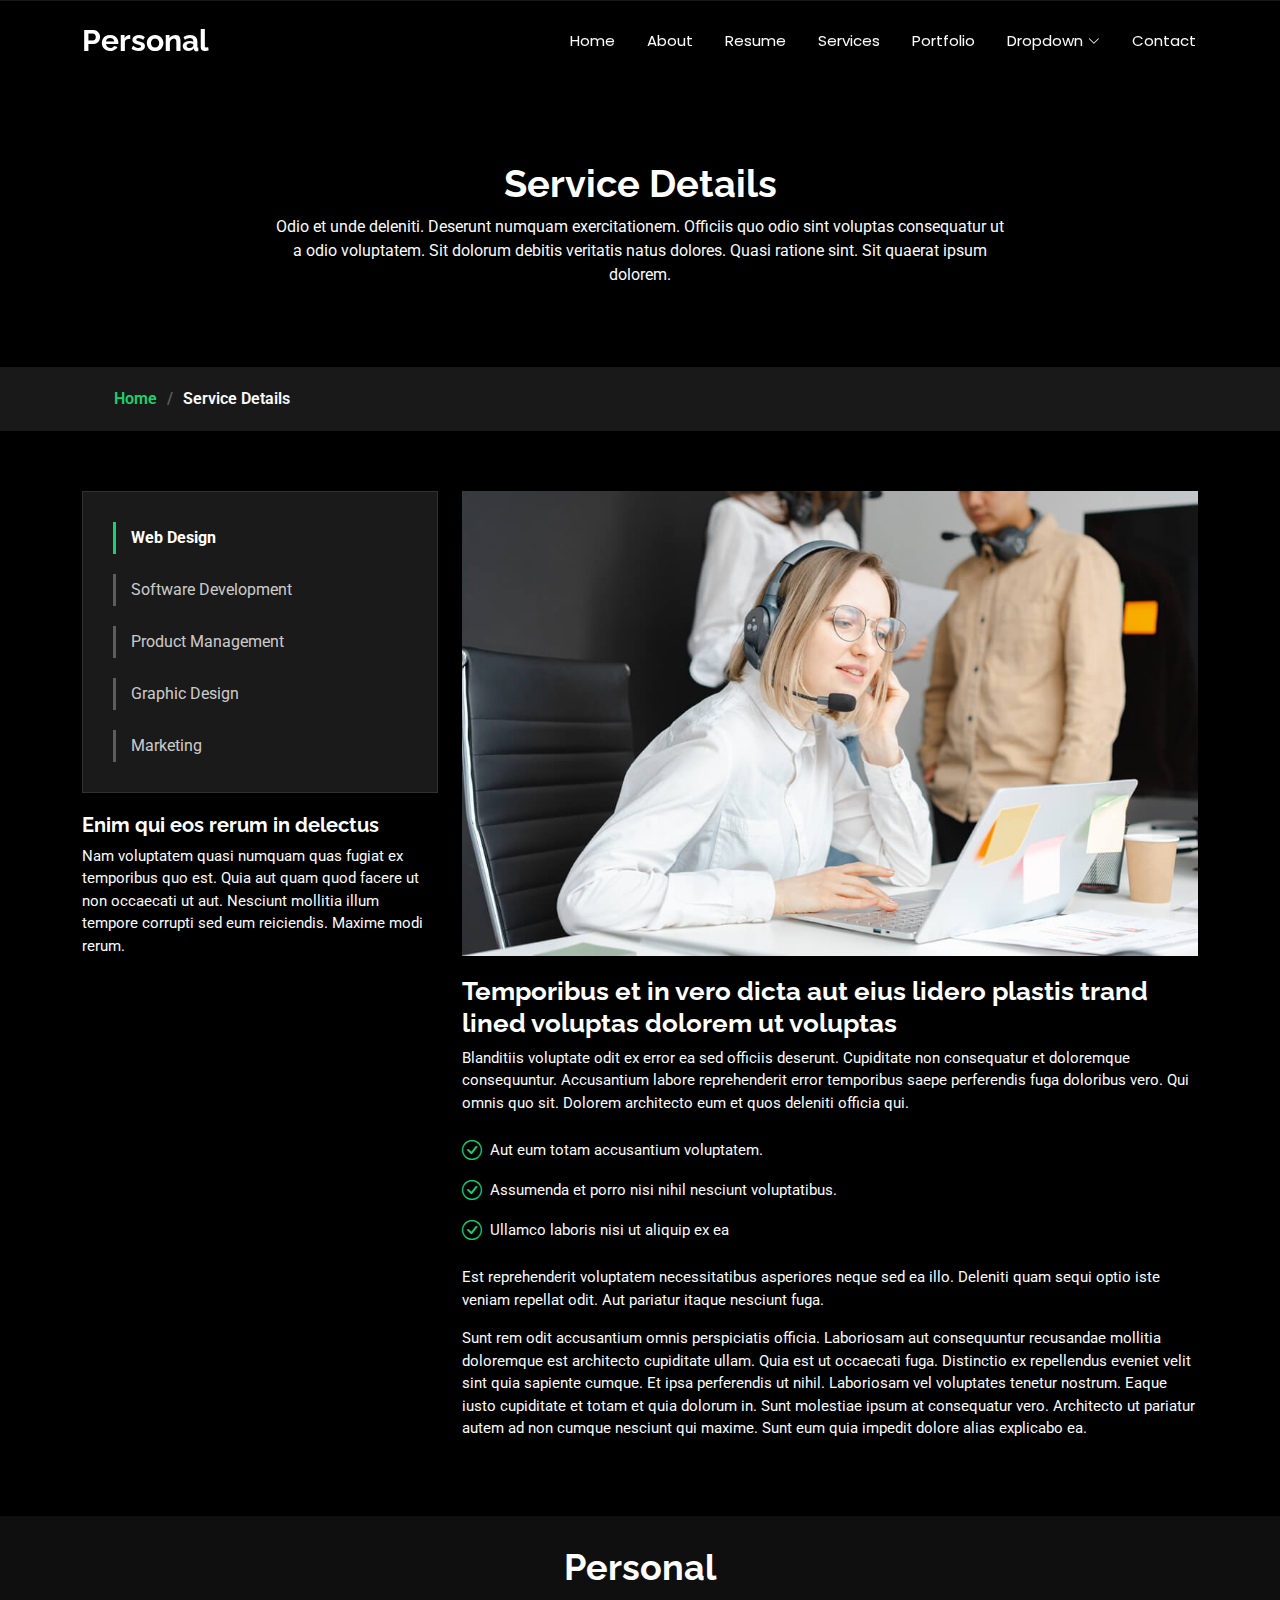
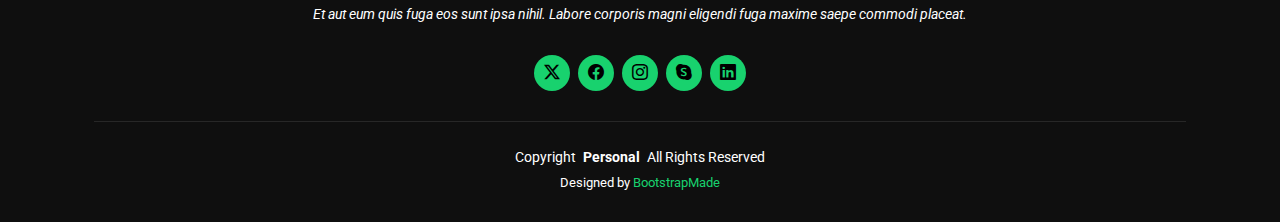
<file: service-details.html>
<!DOCTYPE html>
<html lang="en">

<head>
  <meta charset="utf-8">
  <meta content="width=device-width, initial-scale=1.0" name="viewport">
  <title>Service Details - Personal Bootstrap Template</title>
  <meta name="description" content="">
  <meta name="keywords" content="">

  <!-- Favicons -->
  <link href="assets/img/favicon.png" rel="icon">
  <link href="assets/img/apple-touch-icon.png" rel="apple-touch-icon">

  <!-- Fonts -->
  <link href="https://fonts.googleapis.com" rel="preconnect">
  <link href="https://fonts.gstatic.com" rel="preconnect" crossorigin>
  <link href="https://fonts.googleapis.com/css2?family=Roboto:ital,wght@0,100;0,300;0,400;0,500;0,700;0,900;1,100;1,300;1,400;1,500;1,700;1,900&family=Poppins:ital,wght@0,100;0,200;0,300;0,400;0,500;0,600;0,700;0,800;0,900;1,100;1,200;1,300;1,400;1,500;1,600;1,700;1,800;1,900&family=Raleway:ital,wght@0,100;0,200;0,300;0,400;0,500;0,600;0,700;0,800;0,900;1,100;1,200;1,300;1,400;1,500;1,600;1,700;1,800;1,900&display=swap" rel="stylesheet">

  <!-- Vendor CSS Files -->
  <link href="assets/vendor/bootstrap/css/bootstrap.min.css" rel="stylesheet">
  <link href="assets/vendor/bootstrap-icons/bootstrap-icons.css" rel="stylesheet">
  <link href="assets/vendor/aos/aos.css" rel="stylesheet">
  <link href="assets/vendor/swiper/swiper-bundle.min.css" rel="stylesheet">
  <link href="assets/vendor/glightbox/css/glightbox.min.css" rel="stylesheet">

  <!-- Main CSS File -->
  <link href="assets/css/main.css" rel="stylesheet">

  <!-- =======================================================
  * Template Name: Personal
  * Template URL: https://bootstrapmade.com/personal-free-resume-bootstrap-template/
  * Updated: Nov 04 2024 with Bootstrap v5.3.3
  * Author: BootstrapMade.com
  * License: https://bootstrapmade.com/license/
  ======================================================== -->
</head>

<body class="service-details-page">

  <header id="header" class="header d-flex align-items-center fixed-top">
    <div class="container-fluid container-xl position-relative d-flex align-items-center justify-content-between">

      <a href="index.html" class="logo d-flex align-items-center">
        <!-- Uncomment the line below if you also wish to use an image logo -->
        <!-- <img src="assets/img/logo.png" alt=""> -->
        <h1 class="sitename">Personal</h1>
      </a>

      <nav id="navmenu" class="navmenu">
        <ul>
          <li><a href="index.html">Home</a></li>
          <li><a href="about.html">About</a></li>
          <li><a href="resume.html">Resume</a></li>
          <li><a href="services.html">Services</a></li>
          <li><a href="portfolio.html">Portfolio</a></li>
          <li class="dropdown"><a href="#"><span>Dropdown</span> <i class="bi bi-chevron-down toggle-dropdown"></i></a>
            <ul>
              <li><a href="#">Dropdown 1</a></li>
              <li class="dropdown"><a href="#"><span>Deep Dropdown</span> <i class="bi bi-chevron-down toggle-dropdown"></i></a>
                <ul>
                  <li><a href="#">Deep Dropdown 1</a></li>
                  <li><a href="#">Deep Dropdown 2</a></li>
                  <li><a href="#">Deep Dropdown 3</a></li>
                  <li><a href="#">Deep Dropdown 4</a></li>
                  <li><a href="#">Deep Dropdown 5</a></li>
                </ul>
              </li>
              <li><a href="#">Dropdown 2</a></li>
              <li><a href="#">Dropdown 3</a></li>
              <li><a href="#">Dropdown 4</a></li>
            </ul>
          </li>
          <li><a href="contact.html">Contact</a></li>
        </ul>
        <i class="mobile-nav-toggle d-xl-none bi bi-list"></i>
      </nav>

    </div>
  </header>

  <main class="main">

    <!-- Page Title -->
    <div class="page-title" data-aos="fade">
      <div class="heading">
        <div class="container">
          <div class="row d-flex justify-content-center text-center">
            <div class="col-lg-8">
              <h1>Service Details</h1>
              <p class="mb-0">Odio et unde deleniti. Deserunt numquam exercitationem. Officiis quo odio sint voluptas consequatur ut a odio voluptatem. Sit dolorum debitis veritatis natus dolores. Quasi ratione sint. Sit quaerat ipsum dolorem.</p>
            </div>
          </div>
        </div>
      </div>
      <nav class="breadcrumbs">
        <div class="container">
          <ol>
            <li><a href="index.html">Home</a></li>
            <li class="current">Service Details</li>
          </ol>
        </div>
      </nav>
    </div><!-- End Page Title -->

    <!-- Service Details Section -->
    <section id="service-details" class="service-details section">

      <div class="container">

        <div class="row gy-4">

          <div class="col-lg-4" data-aos="fade-up" data-aos-delay="100">
            <div class="services-list">
              <a href="#" class="active">Web Design</a>
              <a href="#">Software Development</a>
              <a href="#">Product Management</a>
              <a href="#">Graphic Design</a>
              <a href="#">Marketing</a>
            </div>

            <h4>Enim qui eos rerum in delectus</h4>
            <p>Nam voluptatem quasi numquam quas fugiat ex temporibus quo est. Quia aut quam quod facere ut non occaecati ut aut. Nesciunt mollitia illum tempore corrupti sed eum reiciendis. Maxime modi rerum.</p>
          </div>

          <div class="col-lg-8" data-aos="fade-up" data-aos-delay="200">
            <img src="assets/img/services.jpg" alt="" class="img-fluid services-img">
            <h3>Temporibus et in vero dicta aut eius lidero plastis trand lined voluptas dolorem ut voluptas</h3>
            <p>
              Blanditiis voluptate odit ex error ea sed officiis deserunt. Cupiditate non consequatur et doloremque consequuntur. Accusantium labore reprehenderit error temporibus saepe perferendis fuga doloribus vero. Qui omnis quo sit. Dolorem architecto eum et quos deleniti officia qui.
            </p>
            <ul>
              <li><i class="bi bi-check-circle"></i> <span>Aut eum totam accusantium voluptatem.</span></li>
              <li><i class="bi bi-check-circle"></i> <span>Assumenda et porro nisi nihil nesciunt voluptatibus.</span></li>
              <li><i class="bi bi-check-circle"></i> <span>Ullamco laboris nisi ut aliquip ex ea</span></li>
            </ul>
            <p>
              Est reprehenderit voluptatem necessitatibus asperiores neque sed ea illo. Deleniti quam sequi optio iste veniam repellat odit. Aut pariatur itaque nesciunt fuga.
            </p>
            <p>
              Sunt rem odit accusantium omnis perspiciatis officia. Laboriosam aut consequuntur recusandae mollitia doloremque est architecto cupiditate ullam. Quia est ut occaecati fuga. Distinctio ex repellendus eveniet velit sint quia sapiente cumque. Et ipsa perferendis ut nihil. Laboriosam vel voluptates tenetur nostrum. Eaque iusto cupiditate et totam et quia dolorum in. Sunt molestiae ipsum at consequatur vero. Architecto ut pariatur autem ad non cumque nesciunt qui maxime. Sunt eum quia impedit dolore alias explicabo ea.
            </p>
          </div>

        </div>

      </div>

    </section><!-- /Service Details Section -->

  </main>

  <footer id="footer" class="footer dark-background">
    <div class="container">
      <h3 class="sitename">Personal</h3>
      <p>Et aut eum quis fuga eos sunt ipsa nihil. Labore corporis magni eligendi fuga maxime saepe commodi placeat.</p>
      <div class="social-links d-flex justify-content-center">
        <a href=""><i class="bi bi-twitter-x"></i></a>
        <a href=""><i class="bi bi-facebook"></i></a>
        <a href=""><i class="bi bi-instagram"></i></a>
        <a href=""><i class="bi bi-skype"></i></a>
        <a href=""><i class="bi bi-linkedin"></i></a>
      </div>
      <div class="container">
        <div class="copyright">
          <span>Copyright</span> <strong class="px-1 sitename">Personal</strong> <span>All Rights Reserved</span>
        </div>
        <div class="credits">
          <!-- All the links in the footer should remain intact. -->
          <!-- You can delete the links only if you've purchased the pro version. -->
          <!-- Licensing information: https://bootstrapmade.com/license/ -->
          <!-- Purchase the pro version with working PHP/AJAX contact form: [buy-url] -->
          Designed by <a href="https://bootstrapmade.com/">BootstrapMade</a>
        </div>
      </div>
    </div>
  </footer>

  <!-- Scroll Top -->
  <a href="#" id="scroll-top" class="scroll-top d-flex align-items-center justify-content-center"><i class="bi bi-arrow-up-short"></i></a>

  <!-- Preloader -->
  <div id="preloader"></div>

  <!-- Vendor JS Files -->
  <script src="assets/vendor/bootstrap/js/bootstrap.bundle.min.js"></script>
  <script src="assets/vendor/php-email-form/validate.js"></script>
  <script src="assets/vendor/aos/aos.js"></script>
  <script src="assets/vendor/typed.js/typed.umd.js"></script>
  <script src="assets/vendor/purecounter/purecounter_vanilla.js"></script>
  <script src="assets/vendor/waypoints/noframework.waypoints.js"></script>
  <script src="assets/vendor/swiper/swiper-bundle.min.js"></script>
  <script src="assets/vendor/glightbox/js/glightbox.min.js"></script>
  <script src="assets/vendor/imagesloaded/imagesloaded.pkgd.min.js"></script>
  <script src="assets/vendor/isotope-layout/isotope.pkgd.min.js"></script>

  <!-- Main JS File -->
  <script src="assets/js/main.js"></script>

</body>

</html>
</file>
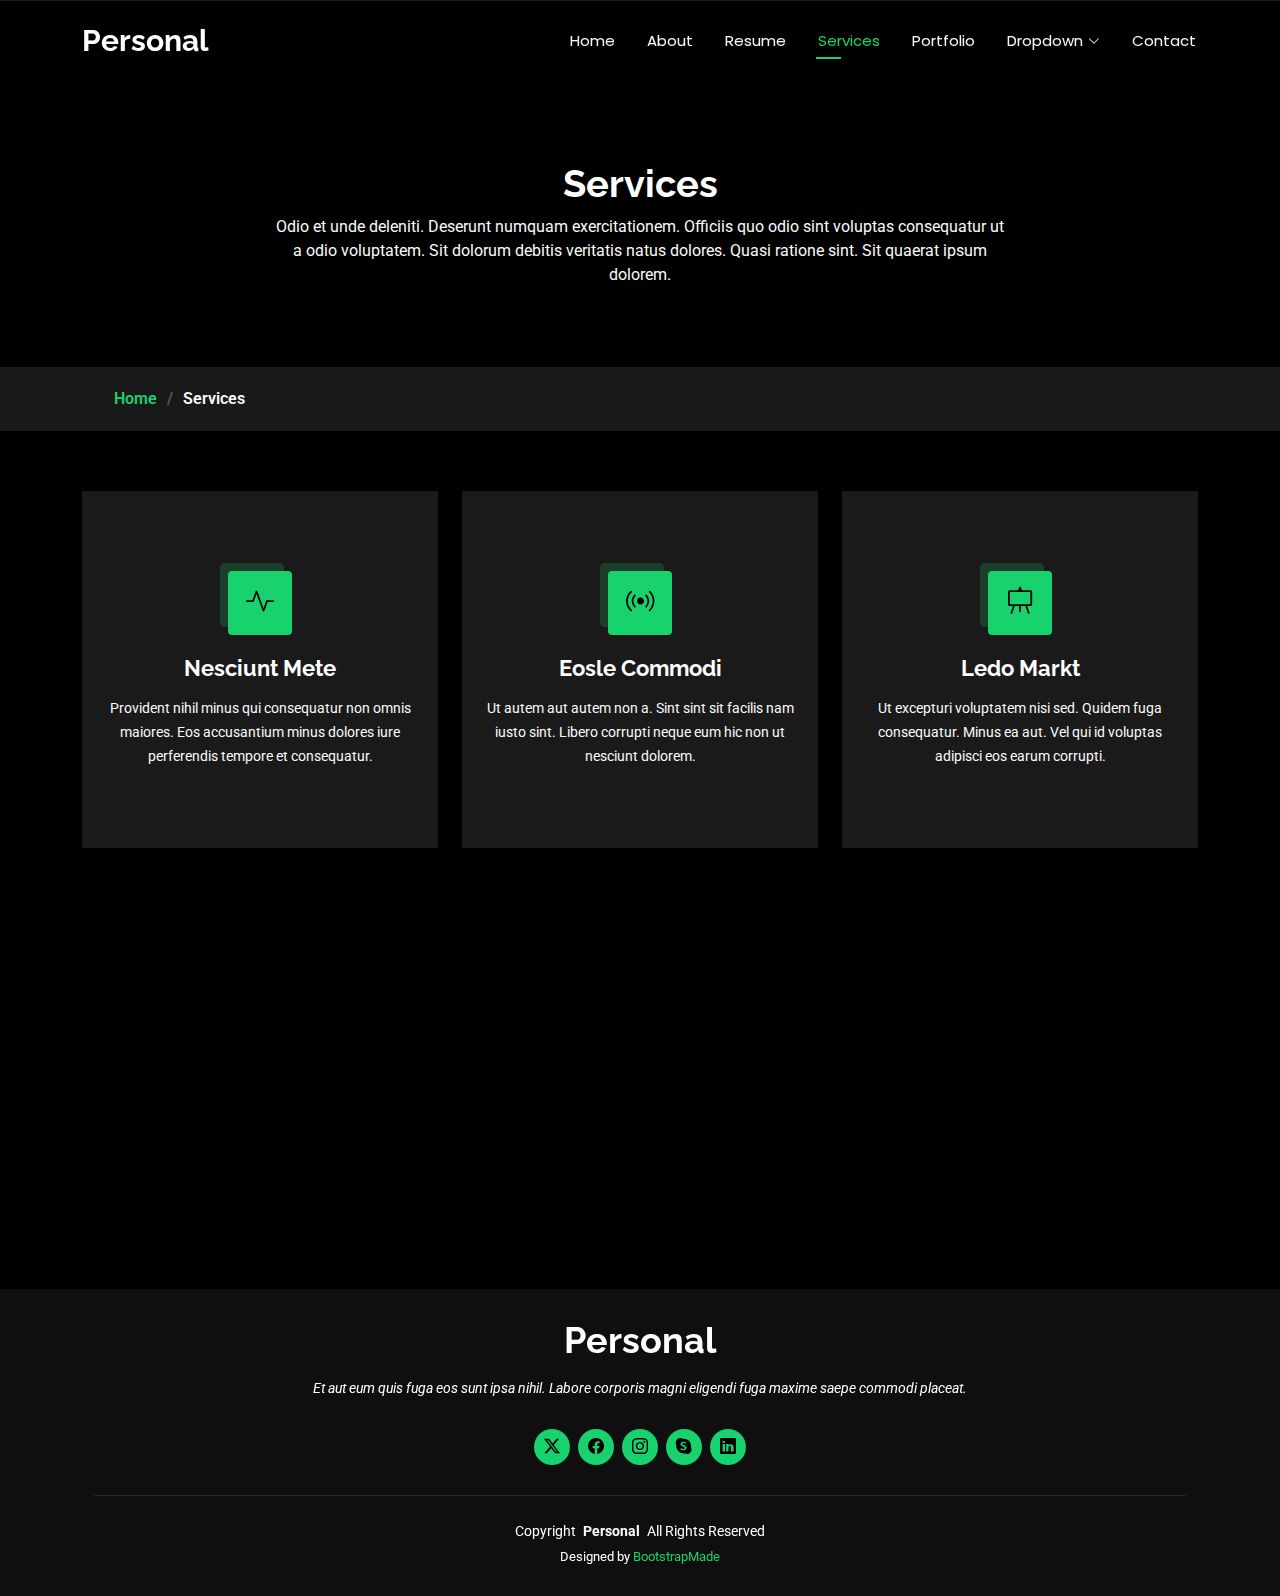
<file: services.html>
<!DOCTYPE html>
<html lang="en">

<head>
  <meta charset="utf-8">
  <meta content="width=device-width, initial-scale=1.0" name="viewport">
  <title>Services - Personal Bootstrap Template</title>
  <meta name="description" content="">
  <meta name="keywords" content="">

  <!-- Favicons -->
  <link href="assets/img/favicon.png" rel="icon">
  <link href="assets/img/apple-touch-icon.png" rel="apple-touch-icon">

  <!-- Fonts -->
  <link href="https://fonts.googleapis.com" rel="preconnect">
  <link href="https://fonts.gstatic.com" rel="preconnect" crossorigin>
  <link href="https://fonts.googleapis.com/css2?family=Roboto:ital,wght@0,100;0,300;0,400;0,500;0,700;0,900;1,100;1,300;1,400;1,500;1,700;1,900&family=Poppins:ital,wght@0,100;0,200;0,300;0,400;0,500;0,600;0,700;0,800;0,900;1,100;1,200;1,300;1,400;1,500;1,600;1,700;1,800;1,900&family=Raleway:ital,wght@0,100;0,200;0,300;0,400;0,500;0,600;0,700;0,800;0,900;1,100;1,200;1,300;1,400;1,500;1,600;1,700;1,800;1,900&display=swap" rel="stylesheet">

  <!-- Vendor CSS Files -->
  <link href="assets/vendor/bootstrap/css/bootstrap.min.css" rel="stylesheet">
  <link href="assets/vendor/bootstrap-icons/bootstrap-icons.css" rel="stylesheet">
  <link href="assets/vendor/aos/aos.css" rel="stylesheet">
  <link href="assets/vendor/swiper/swiper-bundle.min.css" rel="stylesheet">
  <link href="assets/vendor/glightbox/css/glightbox.min.css" rel="stylesheet">

  <!-- Main CSS File -->
  <link href="assets/css/main.css" rel="stylesheet">

  <!-- =======================================================
  * Template Name: Personal
  * Template URL: https://bootstrapmade.com/personal-free-resume-bootstrap-template/
  * Updated: Nov 04 2024 with Bootstrap v5.3.3
  * Author: BootstrapMade.com
  * License: https://bootstrapmade.com/license/
  ======================================================== -->
</head>

<body class="services-page">

  <header id="header" class="header d-flex align-items-center fixed-top">
    <div class="container-fluid container-xl position-relative d-flex align-items-center justify-content-between">

      <a href="index.html" class="logo d-flex align-items-center">
        <!-- Uncomment the line below if you also wish to use an image logo -->
        <!-- <img src="assets/img/logo.png" alt=""> -->
        <h1 class="sitename">Personal</h1>
      </a>

      <nav id="navmenu" class="navmenu">
        <ul>
          <li><a href="index.html">Home</a></li>
          <li><a href="about.html">About</a></li>
          <li><a href="resume.html">Resume</a></li>
          <li><a href="services.html" class="active">Services</a></li>
          <li><a href="portfolio.html">Portfolio</a></li>
          <li class="dropdown"><a href="#"><span>Dropdown</span> <i class="bi bi-chevron-down toggle-dropdown"></i></a>
            <ul>
              <li><a href="#">Dropdown 1</a></li>
              <li class="dropdown"><a href="#"><span>Deep Dropdown</span> <i class="bi bi-chevron-down toggle-dropdown"></i></a>
                <ul>
                  <li><a href="#">Deep Dropdown 1</a></li>
                  <li><a href="#">Deep Dropdown 2</a></li>
                  <li><a href="#">Deep Dropdown 3</a></li>
                  <li><a href="#">Deep Dropdown 4</a></li>
                  <li><a href="#">Deep Dropdown 5</a></li>
                </ul>
              </li>
              <li><a href="#">Dropdown 2</a></li>
              <li><a href="#">Dropdown 3</a></li>
              <li><a href="#">Dropdown 4</a></li>
            </ul>
          </li>
          <li><a href="contact.html">Contact</a></li>
        </ul>
        <i class="mobile-nav-toggle d-xl-none bi bi-list"></i>
      </nav>

    </div>
  </header>

  <main class="main">

    <!-- Page Title -->
    <div class="page-title" data-aos="fade">
      <div class="heading">
        <div class="container">
          <div class="row d-flex justify-content-center text-center">
            <div class="col-lg-8">
              <h1>Services</h1>
              <p class="mb-0">Odio et unde deleniti. Deserunt numquam exercitationem. Officiis quo odio sint voluptas consequatur ut a odio voluptatem. Sit dolorum debitis veritatis natus dolores. Quasi ratione sint. Sit quaerat ipsum dolorem.</p>
            </div>
          </div>
        </div>
      </div>
      <nav class="breadcrumbs">
        <div class="container">
          <ol>
            <li><a href="index.html">Home</a></li>
            <li class="current">Services</li>
          </ol>
        </div>
      </nav>
    </div><!-- End Page Title -->

    <!-- Services Section -->
    <section id="services" class="services section">

      <div class="container">

        <div class="row gy-4">

          <div class="col-lg-4 col-md-6" data-aos="fade-up" data-aos-delay="100">
            <div class="service-item  position-relative">
              <div class="icon">
                <i class="bi bi-activity"></i>
              </div>
              <a href="service-details.html" class="stretched-link">
                <h3>Nesciunt Mete</h3>
              </a>
              <p>Provident nihil minus qui consequatur non omnis maiores. Eos accusantium minus dolores iure perferendis tempore et consequatur.</p>
            </div>
          </div><!-- End Service Item -->

          <div class="col-lg-4 col-md-6" data-aos="fade-up" data-aos-delay="200">
            <div class="service-item position-relative">
              <div class="icon">
                <i class="bi bi-broadcast"></i>
              </div>
              <a href="service-details.html" class="stretched-link">
                <h3>Eosle Commodi</h3>
              </a>
              <p>Ut autem aut autem non a. Sint sint sit facilis nam iusto sint. Libero corrupti neque eum hic non ut nesciunt dolorem.</p>
            </div>
          </div><!-- End Service Item -->

          <div class="col-lg-4 col-md-6" data-aos="fade-up" data-aos-delay="300">
            <div class="service-item position-relative">
              <div class="icon">
                <i class="bi bi-easel"></i>
              </div>
              <a href="service-details.html" class="stretched-link">
                <h3>Ledo Markt</h3>
              </a>
              <p>Ut excepturi voluptatem nisi sed. Quidem fuga consequatur. Minus ea aut. Vel qui id voluptas adipisci eos earum corrupti.</p>
            </div>
          </div><!-- End Service Item -->

          <div class="col-lg-4 col-md-6" data-aos="fade-up" data-aos-delay="400">
            <div class="service-item position-relative">
              <div class="icon">
                <i class="bi bi-bounding-box-circles"></i>
              </div>
              <a href="service-details.html" class="stretched-link">
                <h3>Asperiores Commodit</h3>
              </a>
              <p>Non et temporibus minus omnis sed dolor esse consequatur. Cupiditate sed error ea fuga sit provident adipisci neque.</p>
              <a href="service-details.html" class="stretched-link"></a>
            </div>
          </div><!-- End Service Item -->

          <div class="col-lg-4 col-md-6" data-aos="fade-up" data-aos-delay="500">
            <div class="service-item position-relative">
              <div class="icon">
                <i class="bi bi-calendar4-week"></i>
              </div>
              <a href="service-details.html" class="stretched-link">
                <h3>Velit Doloremque</h3>
              </a>
              <p>Cumque et suscipit saepe. Est maiores autem enim facilis ut aut ipsam corporis aut. Sed animi at autem alias eius labore.</p>
              <a href="service-details.html" class="stretched-link"></a>
            </div>
          </div><!-- End Service Item -->

          <div class="col-lg-4 col-md-6" data-aos="fade-up" data-aos-delay="600">
            <div class="service-item position-relative">
              <div class="icon">
                <i class="bi bi-chat-square-text"></i>
              </div>
              <a href="service-details.html" class="stretched-link">
                <h3>Dolori Architecto</h3>
              </a>
              <p>Hic molestias ea quibusdam eos. Fugiat enim doloremque aut neque non et debitis iure. Corrupti recusandae ducimus enim.</p>
              <a href="service-details.html" class="stretched-link"></a>
            </div>
          </div><!-- End Service Item -->

        </div>

      </div>

    </section><!-- /Services Section -->

  </main>

  <footer id="footer" class="footer dark-background">
    <div class="container">
      <h3 class="sitename">Personal</h3>
      <p>Et aut eum quis fuga eos sunt ipsa nihil. Labore corporis magni eligendi fuga maxime saepe commodi placeat.</p>
      <div class="social-links d-flex justify-content-center">
        <a href=""><i class="bi bi-twitter-x"></i></a>
        <a href=""><i class="bi bi-facebook"></i></a>
        <a href=""><i class="bi bi-instagram"></i></a>
        <a href=""><i class="bi bi-skype"></i></a>
        <a href=""><i class="bi bi-linkedin"></i></a>
      </div>
      <div class="container">
        <div class="copyright">
          <span>Copyright</span> <strong class="px-1 sitename">Personal</strong> <span>All Rights Reserved</span>
        </div>
        <div class="credits">
          <!-- All the links in the footer should remain intact. -->
          <!-- You can delete the links only if you've purchased the pro version. -->
          <!-- Licensing information: https://bootstrapmade.com/license/ -->
          <!-- Purchase the pro version with working PHP/AJAX contact form: [buy-url] -->
          Designed by <a href="https://bootstrapmade.com/">BootstrapMade</a>
        </div>
      </div>
    </div>
  </footer>

  <!-- Scroll Top -->
  <a href="#" id="scroll-top" class="scroll-top d-flex align-items-center justify-content-center"><i class="bi bi-arrow-up-short"></i></a>

  <!-- Preloader -->
  <div id="preloader"></div>

  <!-- Vendor JS Files -->
  <script src="assets/vendor/bootstrap/js/bootstrap.bundle.min.js"></script>
  <script src="assets/vendor/php-email-form/validate.js"></script>
  <script src="assets/vendor/aos/aos.js"></script>
  <script src="assets/vendor/typed.js/typed.umd.js"></script>
  <script src="assets/vendor/purecounter/purecounter_vanilla.js"></script>
  <script src="assets/vendor/waypoints/noframework.waypoints.js"></script>
  <script src="assets/vendor/swiper/swiper-bundle.min.js"></script>
  <script src="assets/vendor/glightbox/js/glightbox.min.js"></script>
  <script src="assets/vendor/imagesloaded/imagesloaded.pkgd.min.js"></script>
  <script src="assets/vendor/isotope-layout/isotope.pkgd.min.js"></script>

  <!-- Main JS File -->
  <script src="assets/js/main.js"></script>

</body>

</html>
</file>
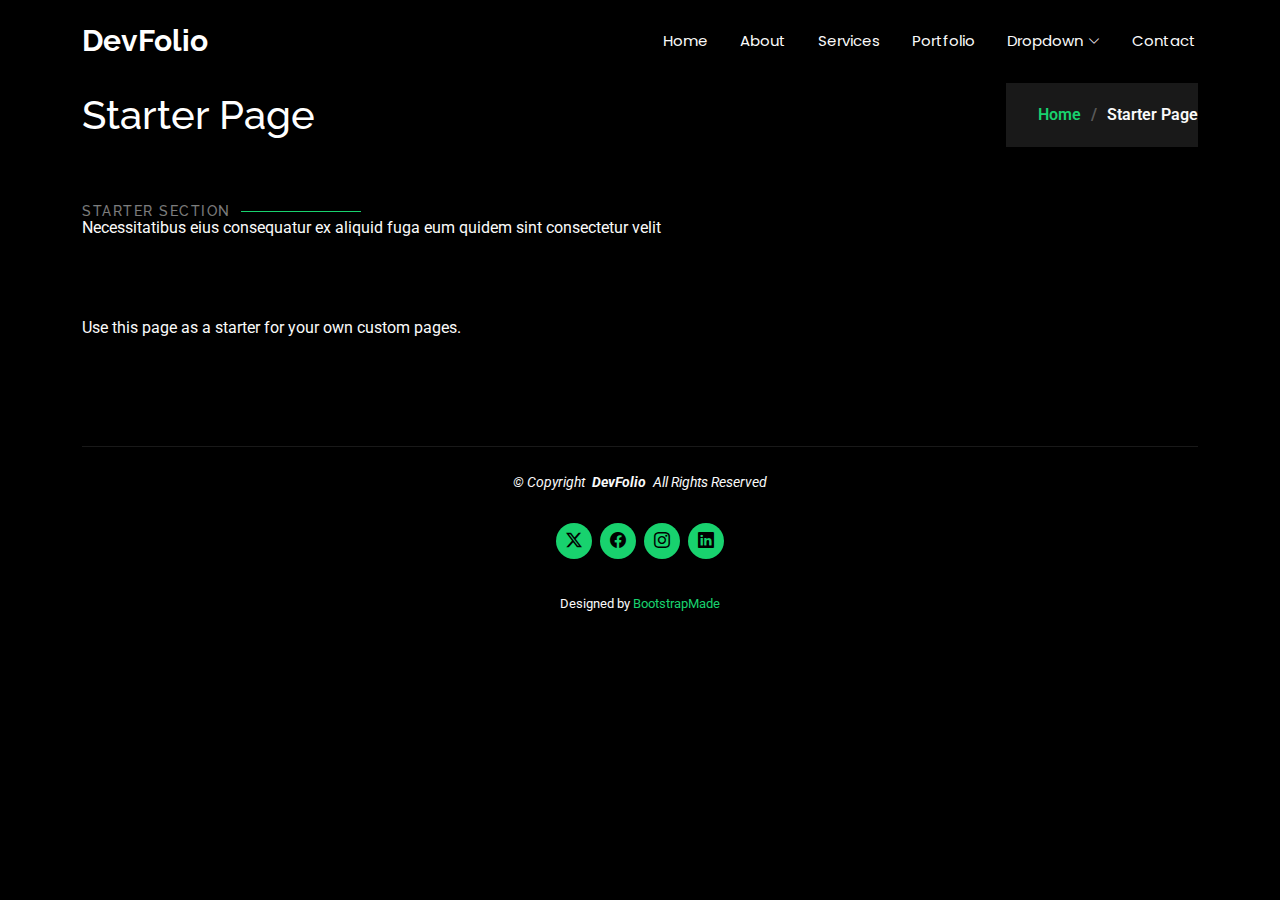
<file: starter-page.html>
<!DOCTYPE html>
<html lang="en">

<head>
  <meta charset="utf-8">
  <meta content="width=device-width, initial-scale=1.0" name="viewport">
  <title>Starter Page - DevFolio Bootstrap Template</title>
  <meta name="description" content="">
  <meta name="keywords" content="">

  <!-- Favicons -->
  <link href="assets/img/favicon.png" rel="icon">
  <link href="assets/img/apple-touch-icon.png" rel="apple-touch-icon">

  <!-- Fonts -->
  <link href="https://fonts.googleapis.com" rel="preconnect">
  <link href="https://fonts.gstatic.com" rel="preconnect" crossorigin>
  <link href="https://fonts.googleapis.com/css2?family=Roboto:ital,wght@0,100;0,300;0,400;0,500;0,700;0,900;1,100;1,300;1,400;1,500;1,700;1,900&family=Poppins:ital,wght@0,100;0,200;0,300;0,400;0,500;0,600;0,700;0,800;0,900;1,100;1,200;1,300;1,400;1,500;1,600;1,700;1,800;1,900&family=Raleway:ital,wght@0,100;0,200;0,300;0,400;0,500;0,600;0,700;0,800;0,900;1,100;1,200;1,300;1,400;1,500;1,600;1,700;1,800;1,900&display=swap" rel="stylesheet">

  <!-- Vendor CSS Files -->
  <link href="assets/vendor/bootstrap/css/bootstrap.min.css" rel="stylesheet">
  <link href="assets/vendor/bootstrap-icons/bootstrap-icons.css" rel="stylesheet">
  <link href="assets/vendor/aos/aos.css" rel="stylesheet">
  <link href="assets/vendor/glightbox/css/glightbox.min.css" rel="stylesheet">
  <link href="assets/vendor/swiper/swiper-bundle.min.css" rel="stylesheet">

  <!-- Main CSS File -->
  <link href="assets/css/main.css" rel="stylesheet">

  <!-- =======================================================
  * Template Name: DevFolio
  * Template URL: https://bootstrapmade.com/devfolio-bootstrap-portfolio-html-template/
  * Updated: Aug 07 2024 with Bootstrap v5.3.3
  * Author: BootstrapMade.com
  * License: https://bootstrapmade.com/license/
  ======================================================== -->
</head>

<body class="starter-page-page">

  <header id="header" class="header d-flex align-items-center sticky-top">
    <div class="container-fluid container-xl position-relative d-flex align-items-center justify-content-between">

      <a href="index.html" class="logo d-flex align-items-center">
        <!-- Uncomment the line below if you also wish to use an image logo -->
        <!-- <img src="assets/img/logo.png" alt=""> -->
        <h1 class="sitename">DevFolio</h1>
      </a>

      <nav id="navmenu" class="navmenu">
        <ul>
          <li><a href="#hero">Home<br></a></li>
          <li><a href="#about">About</a></li>
          <li><a href="#services">Services</a></li>
          <li><a href="#portfolio">Portfolio</a></li>
          <li class="dropdown"><a href="#"><span>Dropdown</span> <i class="bi bi-chevron-down toggle-dropdown"></i></a>
            <ul>
              <li><a href="#">Dropdown 1</a></li>
              <li class="dropdown"><a href="#"><span>Deep Dropdown</span> <i class="bi bi-chevron-down toggle-dropdown"></i></a>
                <ul>
                  <li><a href="#">Deep Dropdown 1</a></li>
                  <li><a href="#">Deep Dropdown 2</a></li>
                  <li><a href="#">Deep Dropdown 3</a></li>
                  <li><a href="#">Deep Dropdown 4</a></li>
                  <li><a href="#">Deep Dropdown 5</a></li>
                </ul>
              </li>
              <li><a href="#">Dropdown 2</a></li>
              <li><a href="#">Dropdown 3</a></li>
              <li><a href="#">Dropdown 4</a></li>
            </ul>
          </li>
          <li><a href="#contact">Contact</a></li>
        </ul>
        <i class="mobile-nav-toggle d-xl-none bi bi-list"></i>
      </nav>

    </div>
  </header>

  <main class="main">

    <!-- Page Title -->
    <div class="page-title" data-aos="fade">
      <div class="container d-lg-flex justify-content-between align-items-center">
        <h1 class="mb-2 mb-lg-0">Starter Page</h1>
        <nav class="breadcrumbs">
          <ol>
            <li><a href="index.html">Home</a></li>
            <li class="current">Starter Page</li>
          </ol>
        </nav>
      </div>
    </div><!-- End Page Title -->

    <!-- Starter Section Section -->
    <section id="starter-section" class="starter-section section">

      <!-- Section Title -->
      <div class="container section-title" data-aos="fade-up">
        <h2>Starter Section</h2>
        <p>Necessitatibus eius consequatur ex aliquid fuga eum quidem sint consectetur velit</p>
      </div><!-- End Section Title -->

      <div class="container" data-aos="fade-up">
        <p>Use this page as a starter for your own custom pages.</p>
      </div>

    </section><!-- /Starter Section Section -->

  </main>

  <footer id="footer" class="footer accent-background">

    <div class="container">
      <div class="copyright text-center ">
        <p>© <span>Copyright</span> <strong class="px-1 sitename">DevFolio</strong> <span>All Rights Reserved</span></p>
      </div>
      <div class="social-links d-flex justify-content-center">
        <a href=""><i class="bi bi-twitter-x"></i></a>
        <a href=""><i class="bi bi-facebook"></i></a>
        <a href=""><i class="bi bi-instagram"></i></a>
        <a href=""><i class="bi bi-linkedin"></i></a>
      </div>
      <div class="credits">
        <!-- All the links in the footer should remain intact. -->
        <!-- You can delete the links only if you've purchased the pro version. -->
        <!-- Licensing information: https://bootstrapmade.com/license/ -->
        <!-- Purchase the pro version with working PHP/AJAX contact form: [buy-url] -->
        Designed by <a href="https://bootstrapmade.com/">BootstrapMade</a>
      </div>
    </div>

  </footer>

  <!-- Scroll Top -->
  <a href="#" id="scroll-top" class="scroll-top d-flex align-items-center justify-content-center"><i class="bi bi-arrow-up-short"></i></a>

  <!-- Preloader -->
  <div id="preloader"></div>

  <!-- Vendor JS Files -->
  <script src="assets/vendor/bootstrap/js/bootstrap.bundle.min.js"></script>
  <script src="assets/vendor/php-email-form/validate.js"></script>
  <script src="assets/vendor/aos/aos.js"></script>
  <script src="assets/vendor/typed.js/typed.umd.js"></script>
  <script src="assets/vendor/waypoints/noframework.waypoints.js"></script>
  <script src="assets/vendor/purecounter/purecounter_vanilla.js"></script>
  <script src="assets/vendor/glightbox/js/glightbox.min.js"></script>
  <script src="assets/vendor/imagesloaded/imagesloaded.pkgd.min.js"></script>
  <script src="assets/vendor/isotope-layout/isotope.pkgd.min.js"></script>
  <script src="assets/vendor/swiper/swiper-bundle.min.js"></script>

  <!-- Main JS File -->
  <script src="assets/js/main.js"></script>

</body>

</html>
</file>
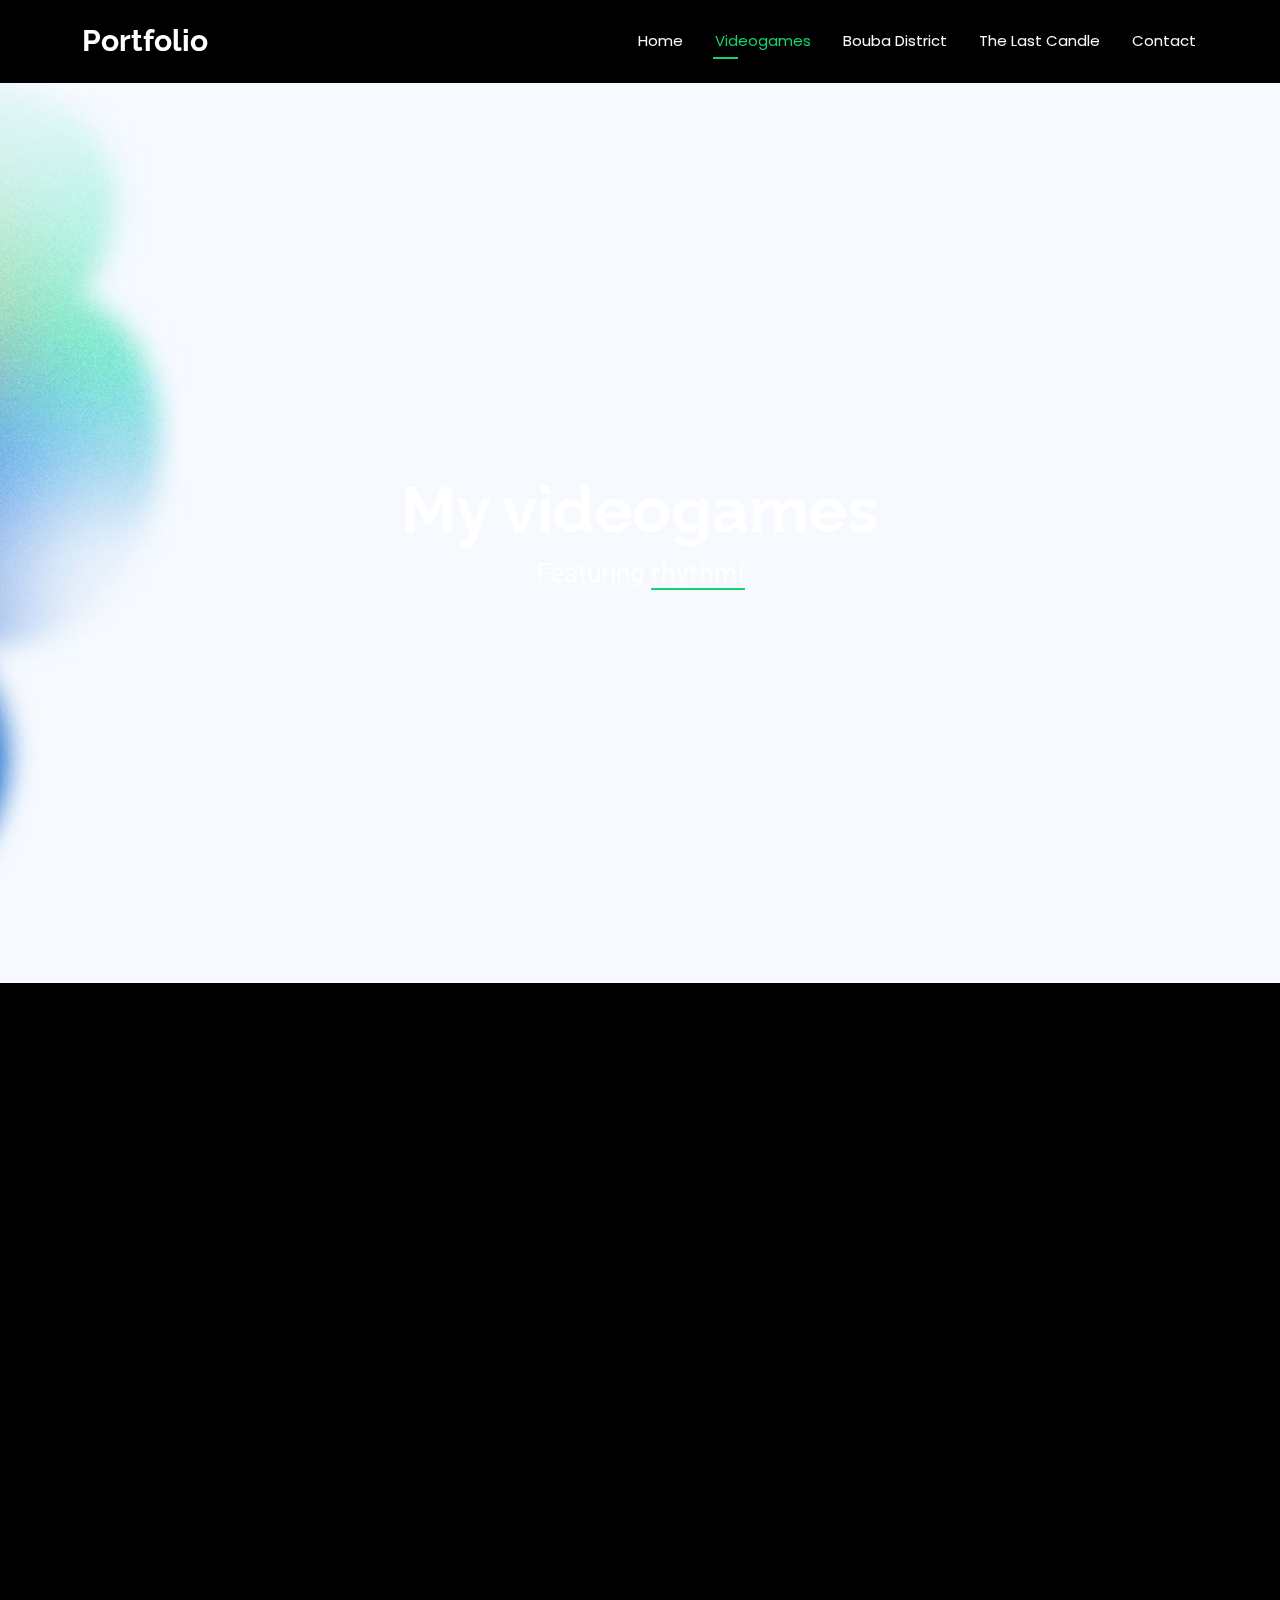
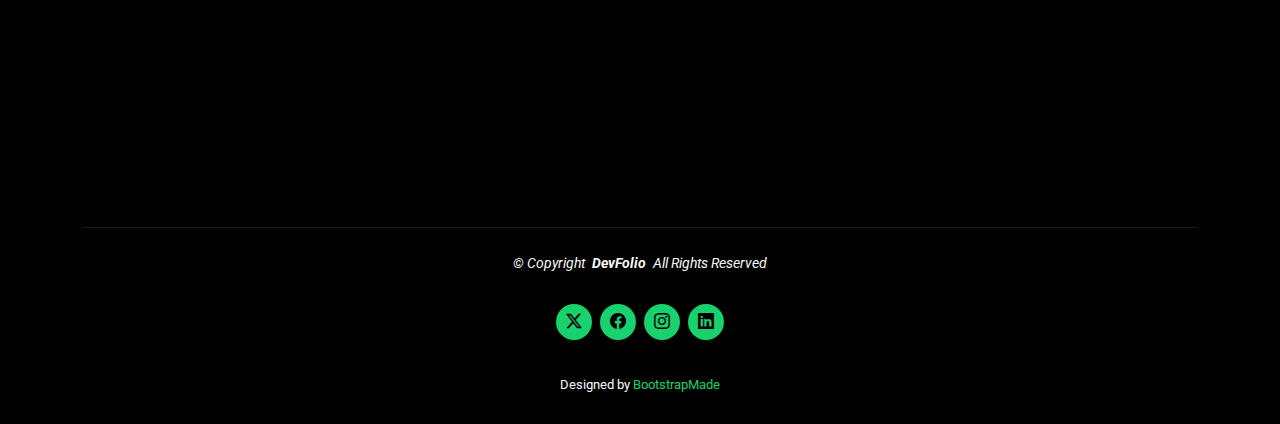
<file: Videogames.html>
<!DOCTYPE html>
<html lang="en">

<head>
  <meta charset="utf-8">
  <meta content="width=device-width, initial-scale=1.0" name="viewport">
  <title>Videogames</title>
  <meta name="description" content="">
  <meta name="keywords" content="">

  <!-- Favicons -->
  <link href="assets/img/favicon.png" rel="icon">
  <link href="assets/img/apple-touch-icon.png" rel="apple-touch-icon">

  <!-- Fonts -->
  <link href="https://fonts.googleapis.com" rel="preconnect">
  <link href="https://fonts.gstatic.com" rel="preconnect" crossorigin>
  <link href="https://fonts.googleapis.com/css2?family=Roboto:ital,wght@0,100;0,300;0,400;0,500;0,700;0,900;1,100;1,300;1,400;1,500;1,700;1,900&family=Poppins:ital,wght@0,100;0,200;0,300;0,400;0,500;0,600;0,700;0,800;0,900;1,100;1,200;1,300;1,400;1,500;1,600;1,700;1,800;1,900&family=Raleway:ital,wght@0,100;0,200;0,300;0,400;0,500;0,600;0,700;0,800;0,900;1,100;1,200;1,300;1,400;1,500;1,600;1,700;1,800;1,900&display=swap" rel="stylesheet">

  <!-- Vendor CSS Files -->
  <link href="assets/vendor/bootstrap/css/bootstrap.min.css" rel="stylesheet">
  <link href="assets/vendor/bootstrap-icons/bootstrap-icons.css" rel="stylesheet">
  <link href="assets/vendor/aos/aos.css" rel="stylesheet">
  <link href="assets/vendor/glightbox/css/glightbox.min.css" rel="stylesheet">
  <link href="assets/vendor/swiper/swiper-bundle.min.css" rel="stylesheet">

  <!-- Main CSS File -->
  <link href="assets/css/main.css" rel="stylesheet">

  <!-- =======================================================
  * Template Name: DevFolio
  * Template URL: https://bootstrapmade.com/devfolio-bootstrap-portfolio-html-template/
  * Updated: Aug 07 2024 with Bootstrap v5.3.3
  * Author: BootstrapMade.com
  * License: https://bootstrapmade.com/license/
  ======================================================== -->
</head>

<body class="index-page">

  <header id="header" class="header d-flex align-items-center sticky-top">
    <div class="container-fluid container-xl position-relative d-flex align-items-center justify-content-between">

      <a href="Videogames.html" class="logo d-flex align-items-center">
        <!-- Uncomment the line below if you also wish to use an image logo -->
        <!-- <img src="assets/img/logo.png" alt=""> -->
        <h1 class="sitename">Portfolio</h1>
      </a>

      <nav id="navmenu" class="navmenu">
        <ul>
          <li><a href="index.html" class="stretched-link">Home<br></a></li>
          <li><a href="#hero" class="active">Videogames<br></a></li>
          <li><a href="#about">Bouba District</a></li>
          <li><a href="#TheLastCandle">The Last Candle</a></li>
          <!--<li><a href="#portfolio">Portfolio</a></li>-->
          
          </li>
          <li><a href="#contact">Contact</a></li>
        </ul>
        <i class="mobile-nav-toggle d-xl-none bi bi-list"></i>
      </nav>

    </div>
  </header>

  <main class="main">

    <!-- Hero Section -->
    <section id="hero" class="hero section dark-background">

      <img src="assets/img/bg1.jpg" alt="" data-aos="fade-in">

      <div class="container d-flex flex-column align-items-center justify-content-center text-center" data-aos="fade-up" data-aos-delay="100">
        <h2>My videogames </h2>
        <p> Featuring <span class="typed" data-typed-items="rhythm, terror, cinematics, extraordinary music! "></span></p>
      </div>

    </section><!-- /Hero Section -->

<!-- About Section -->
<section id="about" class="about section">
    <div class="container" data-aos="fade-up" data-aos-delay="100">
  
      <div class="row gy-4">
        
        <!-- Left Column -->
        <div class="col-md-6">
          
          <!-- About Me (Top Left) -->
          <div class="about-me">
            <h4>Bouba District</h4>
            <p>
                <strong>Bouba District!</strong> is a competitive <strong>rhythm-based game</strong> that combines <strong>action and music</strong> mechanics. 
              Face hordes of adorable yet dangerous creatures by following the beat and executing precise <strong>key sequences</strong>. 
              It blends <strong>tower defense</strong> mechanics with rhythm games. The main objective is to prevent the creatures from invading the city.
            </p>

            <p> Competition in <strong>Bouba District</strong> is fierce, with a <strong>global ranking </strong>active at all times. Only the <strong>top three players</strong> will stand out, displaying their name and skin for everyone to see.
                Pull off impressive <strong>combos</strong> and take down the fearsome <strong>Bouba bosses</strong> to reach the top!


            </p>
          </div>
  
          <!-- My TFG (Bottom Left) -->
          <div class="my-tfg mt-4">
            <h4>Synopsis</h4>
            <p>
              A failed experiment has given rise to <strong>"The Boubas"</strong>, slimy creatures determined to conquer everything in their path. 
              <strong>Kiki</strong>, the young music prodigy, along with his trendy boy band, must use his rhythmic skills to face these mutants and save the city. 
            </p>
            <p>
                <strong>Bouba District</strong> is bigger than we thought... With three completely different locations, our artists have a vast world to explore and save with the power of music. 
                These locations are:  <strong>Harmonia</strong>,  <strong>Synthesia</strong>, and  <strong>Soulwood</strong>.
            </p>
          </div>

          <!-- What You Need to Know -->
<div class="know-more mt-4">
    <h4>What you need to know</h4>
    <ul class="list-unstyled">
        <li class="d-flex align-items-center mb-3">
            <div class="icon-circle me-3">
                <i class="bi bi-controller"></i>
            </div>
            <span class="feature-text">Developed in Unity</span>
        </li>
        <li class="d-flex align-items-center mb-3">
            <div class="icon-circle me-3">
                <i class="bi bi-trophy"></i>
            </div>
            <span class="feature-text">Ranking System</span>
        </li>
        <li class="d-flex align-items-center mb-3">
            <div class="icon-circle me-3">
                <i class="bi bi-person-bounding-box"></i>
            </div>
            <span class="feature-text">6 Skins Available</span>
        </li>
        <li class="d-flex align-items-center mb-3">
            <div class="icon-circle me-3">
                <i class="bi bi-map"></i>
            </div>
            <span class="feature-text">3 Unique Environments</span>
        </li>
        <li class="d-flex align-items-center mb-3">
            <div class="icon-circle me-3">
                <i class="bi bi-award"></i>
            </div>
            <span class="feature-text">Competitive</span>
        </li>

    </ul>
</div>



  

        </div>
  
        <!-- Right Column -->
        <div class="col-md-6">
  
          <!-- Take a look! (Carousel) -->
          <div class="take-a-look">
            <h4>Take a look!</h4>
            <div id="gameCarousel" class="carousel slide" data-bs-ride="carousel">
              <div class="carousel-inner">
                <div class="carousel-item active">
                  <img src="assets/img/BD/BG.png" class="d-block w-100" alt="Gameplay Screenshot 1">
                </div>
                <div class="carousel-item">
                    <img src="assets/img/BD/loading.png" class="d-block w-100" alt="Gameplay Screenshot 2">
                  </div>
                <div class="carousel-item">
                  <img src="assets/img/BD/kiki.png" class="d-block w-100" alt="Gameplay Screenshot 2">
                </div>
                <div class="carousel-item">
                    <img src="assets/img/BD/pause.png" class="d-block w-100" alt="Gameplay Screenshot 6">
                  </div>
                <div class="carousel-item">
                    <img src="assets/img/BD/tutorial3.png" class="d-block w-100" alt="Gameplay Screenshot 2">
                  </div>

                  <div class="carousel-item">
                    <img src="assets/img/BD/tutorial4.png" class="d-block w-100" alt="Gameplay Screenshot 2">
                  </div>

                <div class="carousel-item">
                  <img src="assets/img/BD/mapharmonia.png" class="d-block w-100" alt="Gameplay Screenshot 3">
                </div>

                <div class="carousel-item">
                  <img src="assets/img/BD/game1.png" class="d-block w-100" alt="Gameplay Screenshot 4">
                </div>

                <div class="carousel-item">
                    <img src="assets/img/BD/mapsynthesia.png" class="d-block w-100" alt="Gameplay Screenshot 3">
                  </div>
                  <div class="carousel-item">
                  <img src="assets/img/BD/game2.png" class="d-block w-100" alt="Gameplay Screenshot 5">
                </div>
                  <div class="carousel-item">
                    <img src="assets/img/BD/map soulwood.png" class="d-block w-100" alt="Gameplay Screenshot 3">
                  </div>              
                <div class="carousel-item">
                    <img src="assets/img/BD/map3.png" class="d-block w-100" alt="Gameplay Screenshot 5">
                  </div>
                
                <div class="carousel-item">
                  <img src="assets/img/BD/endGame.png" class="d-block w-100" alt="Gameplay Screenshot 7">
                </div>
                <div class="carousel-item">
                    <img src="assets/img/BD/endGame.png" class="d-block w-100" alt="Gameplay Screenshot 7">
                  </div>


              </div>
              <button class="carousel-control-prev" type="button" data-bs-target="#gameCarousel" data-bs-slide="prev">
                <span class="carousel-control-prev-icon" aria-hidden="true"></span>
                <span class="visually-hidden">Previous</span>
              </button>
              <button class="carousel-control-next" type="button" data-bs-target="#gameCarousel" data-bs-slide="next">
                <span class="carousel-control-next-icon" aria-hidden="true"></span>
                <span class="visually-hidden">Next</span>
              </button>
            </div>
          </div>

          <!-- Contact (Bottom Left) -->
          <div class="know-more mt-6">
            <p></p>
            <h4>More?</h4>
            <div class="row gy-4">
        
        <!-- Itch.io Button -->
        <div class="col-lg-12">
            <a href="https://syncstudios-games.itch.io/bouba-district" class="btn-custom d-flex align-items-center">
                <div class="icon-circle">
                    <i class="bi bi-github"></i>
                </div>
                <span>Check it out on <strong>Github</strong></span>
            </a>
        </div>

        <!-- Trailer Button -->
        <div class="col-lg-12">
            <a href="https://www.youtube.com/watch?v=50NnvCX6VOQ&ab_channel=SyncStudios" class="btn-custom d-flex align-items-center">
                <div class="icon-circle">
                    <i class="bi bi-play-circle"></i>
                </div>
                <span>Watch the <strong>Trailer</strong></span>
            </a>
        </div>

        <!-- Itch.io Button -->
        <div class="col-lg-12">
            <a href="https://syncstudios-games.itch.io/bouba-district" class="btn-custom d-flex align-items-center">
                <div class="icon-circle">
                    <i class="bi bi-controller"></i>
                </div>
                <span>Play on <strong>Itch.io</strong></span>
            </a>
        </div>

        

    </div>
</div>


  
        </div>
  
      </div>
  
    </div>
  </section>





<!-- TheLastCandle -->
<!-- TheLastCandle -->
<!-- TheLastCandle -->

<section id="TheLastCandle" class="TheLastCandle">
    <div class="container about-container" data-aos="fade-up" data-aos-delay="100">
  
      <div class="row gy-4">
        
        <!-- Left Column -->
        <div class="col-md-6">
          
          <!-- About Me (Top Left) -->
          <div class="about-me">
            <h4>The Last Candle</h4>
            <p>
                 <strong>The Last Candle</strong> falls within the horror genre and combines escape room elements with <strong>puzzle-solving</strong>,
                 creating an atmosphere of tension and mystery. The core gameplay pits two players against each other,
                 each with opposing objectives to win the match. It is published on <strong>Itch.io</strong>  in its local version,
                 while the downloadable file includes an <strong>online</strong> version with communication via <strong>WebSockets</strong> and <strong>API REST</strong>.
            </p>
          </div>
  
          <!-- Education (Bottom Left) -->
          <div class="synopsis mt-4">
            <h4>Synopsis</h4>
            <p>
                The game's plot revolves around two protagonists: an  <strong>exorcist</strong> and a  <strong>powerful demon</strong>. The demon has taken control of a house, 
                which is now  <strong>cursed</strong>, and the exorcist has been hired to  <strong>cleanse</strong> it on behalf of a client. However, upon entering, the exorcist 
                realizes that they are trapped inside. To survive, he must exorcise the demon by completing a  <strong>ritual</strong> that will allow them to escape alive.
            </p>
          </div>

          <!-- What You Need to Know -->
          <div class="need-to-know mt-4">
            <h4>What you need to know</h4>
            <ul class="list-unstyled">
                <li class="d-flex align-items-center mb-3">
                    <div class="icon-circle me-3">
                        <i class="bi bi-code-slash"></i>
                    </div>
                    <span class="feature-text">Developed in JavaScript</span>
                </li>
                <li class="d-flex align-items-center mb-3">
                    <div class="icon-circle me-3">
                        <i class="bi bi-chat-dots"></i>
                    </div>
                    <span class="feature-text">WebSockets & API REST</span>
                </li>
                <li class="d-flex align-items-center mb-3">
                    <div class="icon-circle me-3">
                        <i class="bi bi-brush"></i>
                    </div>
                    <span class="feature-text">2D & Animations</span>
                </li>
                <li class="d-flex align-items-center mb-3">
                    <div class="icon-circle me-3">
                        <i class="bi bi-lock"></i>
                    </div>
                    <span class="feature-text">4 Skins Avaible</span>
                </li>
                <li class="d-flex align-items-center mb-3">
                    <div class="icon-circle me-3">
                        <i class="bi bi-people"></i>
                    </div>
                    <span class="feature-text">Split Screen</span>
                </li>
            </ul>
        </div>

        </div>
  
        <!-- Right Column -->
        <div class="col-md-6">
  
          <!-- Take a look! (Carousel) -->
          <div class="take-a-look">
            <h4>Take a look!</h4>
            <div id="TLCCarousel" class="carousel slide" data-bs-ride="carousel">
              <div class="carousel-inner">
                <div class="carousel-item active">
                  <img src="assets/img/TLC/BG.png" class="d-block w-100" alt="Gameplay Screenshot 1">
                </div>
                <div class="carousel-item">
                    <img src="assets/img/TLC/registration.png" class="d-block w-100" alt="Gameplay Screenshot 2">
                  </div>
                <div class="carousel-item">
                    <img src="assets/img/TLC/menu.png" class="d-block w-100" alt="Gameplay Screenshot 3">
                  </div>
                <div class="carousel-item">
                  <img src="assets/img/TLC/options.png" class="d-block w-100" alt="Gameplay Screenshot 4">
                </div>
                <div class="carousel-item">
                    <img src="assets/img/TLC/chat.png" class="d-block w-100" alt="Gameplay Screenshot 5">
                  </div>

                  <div class="carousel-item">
                    <img src="assets/img/TLC/loading.png" class="d-block w-100" alt="Gameplay Screenshot 6">
                  </div>
                  <div class="carousel-item">
                    <img src="assets/img/TLC/ex1.png" class="d-block w-100" alt="Gameplay Screenshot 7">
                  </div>
                  <div class="carousel-item">
                    <img src="assets/img/TLC/ex2.png" class="d-block w-100" alt="Gameplay Screenshot 8">
                  </div>
                  <div class="carousel-item">
                    <img src="assets/img/TLC/de1.png" class="d-block w-100" alt="Gameplay Screenshot 9">
                  </div>
                  <div class="carousel-item">
                    <img src="assets/img/TLC/de2.png" class="d-block w-100" alt="Gameplay Screenshot 10">
                  </div>
                <div class="carousel-item">
                    <img src="assets/img/TLC/tutorial1.png" class="d-block w-100" alt="Gameplay Screenshot 11">
                  </div>
                <div class="carousel-item">
                    <img src="assets/img/TLC/tutorial2.png" class="d-block w-100" alt="Gameplay Screenshot 12">
                  </div>

                  <div class="carousel-item">
                    <img src="assets/img/TLC/game.png" class="d-block w-100" alt="Gameplay Screenshot 13">
                  </div>

                <div class="carousel-item">
                  <img src="assets/img/TLC/pause.png" class="d-block w-100" alt="Gameplay Screenshot 14">
                </div>

                <div class="carousel-item">
                  <img src="assets/img/TLC/endgame.png" class="d-block w-100" alt="Gameplay Screenshot 15">
                </div>

                <div class="carousel-item">
                    <img src="assets/img/TLC/exwins.png" class="d-block w-100" alt="Gameplay Screenshot 16">
                  </div>
                 


              </div>
              <button class="carousel-control-prev" type="button" data-bs-target="#TLCCarousel" data-bs-slide="prev">
                <span class="carousel-control-prev-icon" aria-hidden="true"></span>
                <span class="visually-hidden">Previous</span>
              </button>
              <button class="carousel-control-next" type="button" data-bs-target="#TLCCarousel" data-bs-slide="next">
                <span class="carousel-control-next-icon" aria-hidden="true"></span>
                <span class="visually-hidden">Next</span>
              </button>
            </div>
          </div>

          <!-- Contact & Links -->
          <div class="know-more mt-6">
            <p></p>
            <h4>More?</h4>
            <div class="row gy-4">
        
                <!-- LinkedIn -->
                <div class="col-lg-12">
                    <a href="https://github.com/Laurennthx/TheLastCandleAPIREST" class="btn-custom d-flex align-items-center">
                        <div class="icon-circle">
                            <i class="bi bi-github"></i>
                        </div>
                        <span>Check it out on GitHub</span>
                    </a>
                </div>

                <!-- Itch.io -->
                <div class="col-lg-12">
                    <a href="https://thelastcandlemc.itch.io/thelastcandle" class="btn-custom d-flex align-items-center">
                        <div class="icon-circle">
                            <i class="bi bi-controller"></i>
                        </div>
                        <span>Play on <strong>Itch.io!</strong></span>
                    </a>
                </div>

                <!-- Itch.io -->
                <div class="col-lg-12">
                  <a href="https://www.newgrounds.com/portal/view/963897" class="btn-custom d-flex align-items-center">
                      <div class="icon-circle">
                          <i class="bi bi-joystick"></i>
                      </div>
                      <span>Play on <strong>New Grounds!</strong></span>
                  </a>
              </div>

            </div>
        </div>

        </div>
  
      </div>
  
    </div>
</section>





<!-- Contact Section -->
<section id="contact" class="contact section">

  <!-- Section Title -->
  <div class="container section-title" data-aos="fade-up">
    <h2>Contact</h2>
    <p>Feel free to contact me any time!</p>
  </div><!-- End Section Title -->

  <div class="container" data-aos="fade-up" data-aos-delay="100">

    <div class="info-wrap" data-aos="fade-up" data-aos-delay="200">
      <div class="row gy-5">

        <div class="col-lg-3">
          <div class="info-item d-flex align-items-center">
            <i class="bi bi-geo-alt flex-shrink-0"></i>
            <div>
              <h3>Address</h3>
              <p>Madrid, Spain</p>
            </div>
          </div>
        </div><!-- End Address -->

        <div class="col-lg-3">
          <div class="info-item d-flex align-items-center">
            <i class="bi bi-telephone flex-shrink-0"></i>
            <div>
              <h3>Call or text</h3>
              <p>+34 671 234 110</p>
            </div>
          </div>
        </div><!-- End Phone -->

        <div class="col-lg-3">
          <div class="info-item d-flex align-items-center">
            <i class="bi bi-linkedin flex-shrink-0"></i>
            <div>
              <h3>LinkedIn</h3>
              <p><a href="https://www.linkedin.com/in/laura-garc%C3%ADa-mart%C3%ADn-0b6584328/" target="_blank">Connect with me</a></p>
            </div>
          </div>
        </div><!-- End LinkedIn -->

        <div class="col-lg-3">
          <div class="info-item d-flex align-items-center">
            <i class="bi bi-envelope flex-shrink-0"></i>
            <div>
              <h3>Email Me</h3>
              <p>lauragarciamartin.dev@gmail.com</p>
            </div>
          </div>
        </div><!-- End Email -->

      </div>
    </div>

    <form action="forms/contact.php" method="post" class="php-email-form" data-aos="fade-up" data-aos-delay="300">
      <div class="row gy-4">

        <div class="col-md-6">
          <input type="text" name="name" class="form-control" placeholder="Your Name" required="">
        </div>

        <div class="col-md-6">
          <input type="email" class="form-control" name="email" placeholder="Your Email" required="">
        </div>

        <div class="col-md-12">
          <input type="text" class="form-control" name="subject" placeholder="Subject" required="">
        </div>

        <div class="col-md-12">
          <textarea class="form-control" name="message" rows="6" placeholder="Message" required=""></textarea>
        </div>

        <div class="col-md-12 text-center">
          <div class="loading">Loading</div>
          <div class="error-message"></div>
          <div class="sent-message">Your message has been sent. Thank you!</div>

          <button type="submit">Send Message</button>
        </div>

      </div>
    </form><!-- End Contact Form -->

  </div>

</section><!-- /Contact Section -->



  </main>

  <footer id="footer" class="footer accent-background">

    <div class="container">
      <div class="copyright text-center ">
        <p>© <span>Copyright</span> <strong class="px-1 sitename">DevFolio</strong> <span>All Rights Reserved</span></p>
      </div>
      <div class="social-links d-flex justify-content-center">
        <a href=""><i class="bi bi-twitter-x"></i></a>
        <a href=""><i class="bi bi-facebook"></i></a>
        <a href=""><i class="bi bi-instagram"></i></a>
        <a href=""><i class="bi bi-linkedin"></i></a>
      </div>
      <div class="credits">
        <!-- All the links in the footer should remain intact. -->
        <!-- You can delete the links only if you've purchased the pro version. -->
        <!-- Licensing information: https://bootstrapmade.com/license/ -->
        <!-- Purchase the pro version with working PHP/AJAX contact form: [buy-url] -->
        Designed by <a href="https://bootstrapmade.com/">BootstrapMade</a>
      </div>
    </div>

  </footer>

  <!-- Scroll Top -->
  <a href="#" id="scroll-top" class="scroll-top d-flex align-items-center justify-content-center"><i class="bi bi-arrow-up-short"></i></a>

  <!-- Preloader -->
  <div id="preloader"></div>

  <!-- Vendor JS Files -->
  <script src="assets/vendor/bootstrap/js/bootstrap.bundle.min.js"></script>
  <script src="assets/vendor/php-email-form/validate.js"></script>
  <script src="assets/vendor/aos/aos.js"></script>
  <script src="assets/vendor/typed.js/typed.umd.js"></script>
  <script src="assets/vendor/waypoints/noframework.waypoints.js"></script>
  <script src="assets/vendor/purecounter/purecounter_vanilla.js"></script>
  <script src="assets/vendor/glightbox/js/glightbox.min.js"></script>
  <script src="assets/vendor/imagesloaded/imagesloaded.pkgd.min.js"></script>
  <script src="assets/vendor/isotope-layout/isotope.pkgd.min.js"></script>
  <script src="assets/vendor/swiper/swiper-bundle.min.js"></script>

  <!-- Main JS File -->
  <script src="assets/js/main.js"></script>

</body>

</html>
</file>
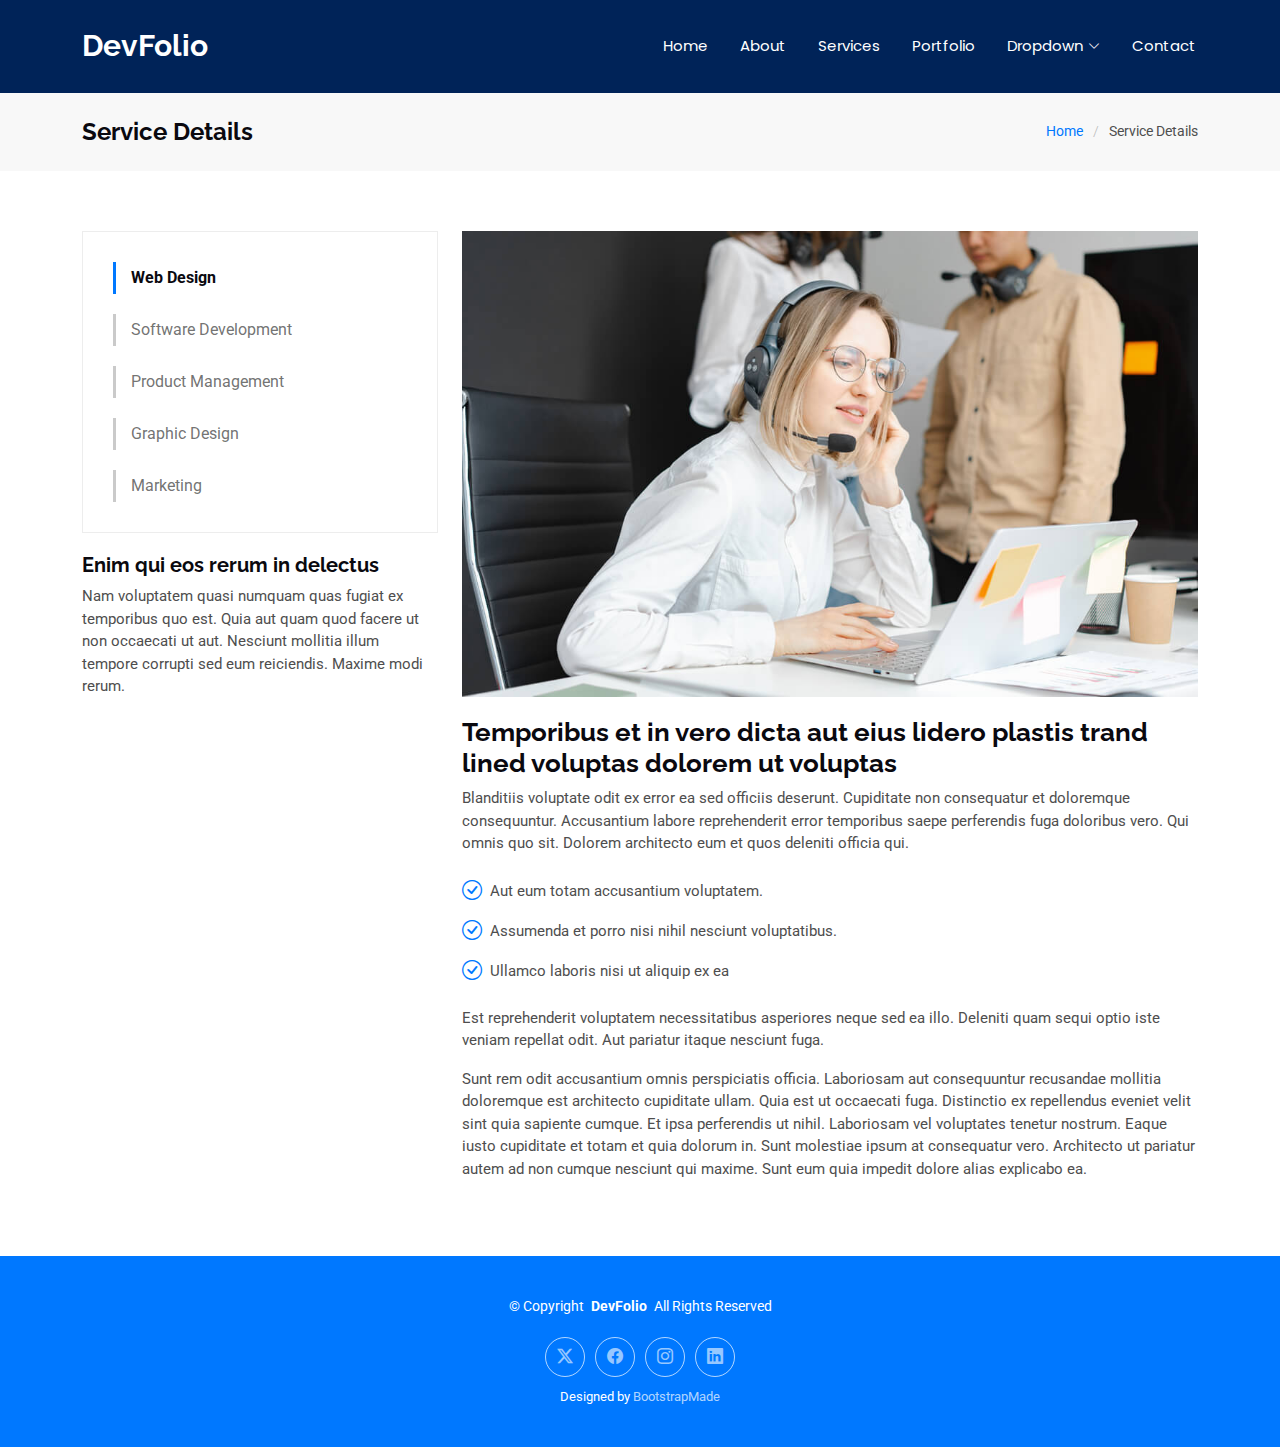
<file: DevFolio/service-details.html>
<!DOCTYPE html>
<html lang="en">

<head>
  <meta charset="utf-8">
  <meta content="width=device-width, initial-scale=1.0" name="viewport">
  <title>Service Details - DevFolio Bootstrap Template</title>
  <meta name="description" content="">
  <meta name="keywords" content="">

  <!-- Favicons -->
  <link href="assets/img/favicon.png" rel="icon">
  <link href="assets/img/apple-touch-icon.png" rel="apple-touch-icon">

  <!-- Fonts -->
  <link href="https://fonts.googleapis.com" rel="preconnect">
  <link href="https://fonts.gstatic.com" rel="preconnect" crossorigin>
  <link href="https://fonts.googleapis.com/css2?family=Roboto:ital,wght@0,100;0,300;0,400;0,500;0,700;0,900;1,100;1,300;1,400;1,500;1,700;1,900&family=Poppins:ital,wght@0,100;0,200;0,300;0,400;0,500;0,600;0,700;0,800;0,900;1,100;1,200;1,300;1,400;1,500;1,600;1,700;1,800;1,900&family=Raleway:ital,wght@0,100;0,200;0,300;0,400;0,500;0,600;0,700;0,800;0,900;1,100;1,200;1,300;1,400;1,500;1,600;1,700;1,800;1,900&display=swap" rel="stylesheet">

  <!-- Vendor CSS Files -->
  <link href="assets/vendor/bootstrap/css/bootstrap.min.css" rel="stylesheet">
  <link href="assets/vendor/bootstrap-icons/bootstrap-icons.css" rel="stylesheet">
  <link href="assets/vendor/aos/aos.css" rel="stylesheet">
  <link href="assets/vendor/glightbox/css/glightbox.min.css" rel="stylesheet">
  <link href="assets/vendor/swiper/swiper-bundle.min.css" rel="stylesheet">

  <!-- Main CSS File -->
  <link href="assets/css/main.css" rel="stylesheet">

  <!-- =======================================================
  * Template Name: DevFolio
  * Template URL: https://bootstrapmade.com/devfolio-bootstrap-portfolio-html-template/
  * Updated: Aug 07 2024 with Bootstrap v5.3.3
  * Author: BootstrapMade.com
  * License: https://bootstrapmade.com/license/
  ======================================================== -->
</head>

<body class="service-details-page">

  <header id="header" class="header d-flex align-items-center sticky-top">
    <div class="container-fluid container-xl position-relative d-flex align-items-center justify-content-between">

      <a href="index.html" class="logo d-flex align-items-center">
        <!-- Uncomment the line below if you also wish to use an image logo -->
        <!-- <img src="assets/img/logo.png" alt=""> -->
        <h1 class="sitename">DevFolio</h1>
      </a>

      <nav id="navmenu" class="navmenu">
        <ul>
          <li><a href="#hero">Home<br></a></li>
          <li><a href="#about">About</a></li>
          <li><a href="#services">Services</a></li>
          <li><a href="#portfolio">Portfolio</a></li>
          <li class="dropdown"><a href="#"><span>Dropdown</span> <i class="bi bi-chevron-down toggle-dropdown"></i></a>
            <ul>
              <li><a href="#">Dropdown 1</a></li>
              <li class="dropdown"><a href="#"><span>Deep Dropdown</span> <i class="bi bi-chevron-down toggle-dropdown"></i></a>
                <ul>
                  <li><a href="#">Deep Dropdown 1</a></li>
                  <li><a href="#">Deep Dropdown 2</a></li>
                  <li><a href="#">Deep Dropdown 3</a></li>
                  <li><a href="#">Deep Dropdown 4</a></li>
                  <li><a href="#">Deep Dropdown 5</a></li>
                </ul>
              </li>
              <li><a href="#">Dropdown 2</a></li>
              <li><a href="#">Dropdown 3</a></li>
              <li><a href="#">Dropdown 4</a></li>
            </ul>
          </li>
          <li><a href="#contact">Contact</a></li>
        </ul>
        <i class="mobile-nav-toggle d-xl-none bi bi-list"></i>
      </nav>

    </div>
  </header>

  <main class="main">

    <!-- Page Title -->
    <div class="page-title" data-aos="fade">
      <div class="container d-lg-flex justify-content-between align-items-center">
        <h1 class="mb-2 mb-lg-0">Service Details</h1>
        <nav class="breadcrumbs">
          <ol>
            <li><a href="index.html">Home</a></li>
            <li class="current">Service Details</li>
          </ol>
        </nav>
      </div>
    </div><!-- End Page Title -->

    <!-- Service Details Section -->
    <section id="service-details" class="service-details section">

      <div class="container">

        <div class="row gy-4">

          <div class="col-lg-4" data-aos="fade-up" data-aos-delay="100">
            <div class="services-list">
              <a href="#" class="active">Web Design</a>
              <a href="#">Software Development</a>
              <a href="#">Product Management</a>
              <a href="#">Graphic Design</a>
              <a href="#">Marketing</a>
            </div>

            <h4>Enim qui eos rerum in delectus</h4>
            <p>Nam voluptatem quasi numquam quas fugiat ex temporibus quo est. Quia aut quam quod facere ut non occaecati ut aut. Nesciunt mollitia illum tempore corrupti sed eum reiciendis. Maxime modi rerum.</p>
          </div>

          <div class="col-lg-8" data-aos="fade-up" data-aos-delay="200">
            <img src="assets/img/services.jpg" alt="" class="img-fluid services-img">
            <h3>Temporibus et in vero dicta aut eius lidero plastis trand lined voluptas dolorem ut voluptas</h3>
            <p>
              Blanditiis voluptate odit ex error ea sed officiis deserunt. Cupiditate non consequatur et doloremque consequuntur. Accusantium labore reprehenderit error temporibus saepe perferendis fuga doloribus vero. Qui omnis quo sit. Dolorem architecto eum et quos deleniti officia qui.
            </p>
            <ul>
              <li><i class="bi bi-check-circle"></i> <span>Aut eum totam accusantium voluptatem.</span></li>
              <li><i class="bi bi-check-circle"></i> <span>Assumenda et porro nisi nihil nesciunt voluptatibus.</span></li>
              <li><i class="bi bi-check-circle"></i> <span>Ullamco laboris nisi ut aliquip ex ea</span></li>
            </ul>
            <p>
              Est reprehenderit voluptatem necessitatibus asperiores neque sed ea illo. Deleniti quam sequi optio iste veniam repellat odit. Aut pariatur itaque nesciunt fuga.
            </p>
            <p>
              Sunt rem odit accusantium omnis perspiciatis officia. Laboriosam aut consequuntur recusandae mollitia doloremque est architecto cupiditate ullam. Quia est ut occaecati fuga. Distinctio ex repellendus eveniet velit sint quia sapiente cumque. Et ipsa perferendis ut nihil. Laboriosam vel voluptates tenetur nostrum. Eaque iusto cupiditate et totam et quia dolorum in. Sunt molestiae ipsum at consequatur vero. Architecto ut pariatur autem ad non cumque nesciunt qui maxime. Sunt eum quia impedit dolore alias explicabo ea.
            </p>
          </div>

        </div>

      </div>

    </section><!-- /Service Details Section -->

  </main>

  <footer id="footer" class="footer accent-background">

    <div class="container">
      <div class="copyright text-center ">
        <p>© <span>Copyright</span> <strong class="px-1 sitename">DevFolio</strong> <span>All Rights Reserved</span></p>
      </div>
      <div class="social-links d-flex justify-content-center">
        <a href=""><i class="bi bi-twitter-x"></i></a>
        <a href=""><i class="bi bi-facebook"></i></a>
        <a href=""><i class="bi bi-instagram"></i></a>
        <a href=""><i class="bi bi-linkedin"></i></a>
      </div>
      <div class="credits">
        <!-- All the links in the footer should remain intact. -->
        <!-- You can delete the links only if you've purchased the pro version. -->
        <!-- Licensing information: https://bootstrapmade.com/license/ -->
        <!-- Purchase the pro version with working PHP/AJAX contact form: [buy-url] -->
        Designed by <a href="https://bootstrapmade.com/">BootstrapMade</a>
      </div>
    </div>

  </footer>

  <!-- Scroll Top -->
  <a href="#" id="scroll-top" class="scroll-top d-flex align-items-center justify-content-center"><i class="bi bi-arrow-up-short"></i></a>

  <!-- Preloader -->
  <div id="preloader"></div>

  <!-- Vendor JS Files -->
  <script src="assets/vendor/bootstrap/js/bootstrap.bundle.min.js"></script>
  <script src="assets/vendor/php-email-form/validate.js"></script>
  <script src="assets/vendor/aos/aos.js"></script>
  <script src="assets/vendor/typed.js/typed.umd.js"></script>
  <script src="assets/vendor/waypoints/noframework.waypoints.js"></script>
  <script src="assets/vendor/purecounter/purecounter_vanilla.js"></script>
  <script src="assets/vendor/glightbox/js/glightbox.min.js"></script>
  <script src="assets/vendor/imagesloaded/imagesloaded.pkgd.min.js"></script>
  <script src="assets/vendor/isotope-layout/isotope.pkgd.min.js"></script>
  <script src="assets/vendor/swiper/swiper-bundle.min.js"></script>

  <!-- Main JS File -->
  <script src="assets/js/main.js"></script>

</body>

</html>
</file>
<file: assets/css/main.css>
/**
* Template Name: Personal
* Template URL: https://bootstrapmade.com/personal-free-resume-bootstrap-template/
* Updated: Nov 04 2024 with Bootstrap v5.3.3
* Author: BootstrapMade.com
* License: https://bootstrapmade.com/license/
*/

/*--------------------------------------------------------------
# Font & Color Variables
# Help: https://bootstrapmade.com/color-system/
--------------------------------------------------------------*/
/* Fonts */
:root {
  --default-font: "Roboto",  system-ui, -apple-system, "Segoe UI", Roboto, "Helvetica Neue", Arial, "Noto Sans", "Liberation Sans", sans-serif, "Apple Color Emoji", "Segoe UI Emoji", "Segoe UI Symbol", "Noto Color Emoji";
  --heading-font: "Raleway",  sans-serif;
  --nav-font: "Poppins",  sans-serif;
}

/* Global Colors - The following color variables are used throughout the website. Updating them here will change the color scheme of the entire website */
:root { 
  --background-color: #000000; /* Background color for the entire website, including individual sections */
  --default-color: #fafafa; /* Default color used for the majority of the text content across the entire website */
  --heading-color: #ffffff; /* Color for headings, subheadings and title throughout the website */
  --accent-color: #18d26e; /* Accent color that represents your brand on the website. It's used for buttons, links, and other elements that need to stand out */
  --surface-color: #1a1a1a; /* The surface color is used as a background of boxed elements within sections, such as cards, icon boxes, or other elements that require a visual separation from the global background. */
  --contrast-color: #000000; /* Contrast color for text, ensuring readability against backgrounds of accent, heading, or default colors. */
}

/* Nav Menu Colors - The following color variables are used specifically for the navigation menu. They are separate from the global colors to allow for more customization options */
:root {
  --nav-color: #fafafa;  /* The default color of the main navmenu links */
  --nav-hover-color: #18d26e; /* Applied to main navmenu links when they are hovered over or active */
  --nav-mobile-background-color: #1a1a1a; /* Used as the background color for mobile navigation menu */
  --nav-dropdown-background-color: #1a1a1a; /* Used as the background color for dropdown items that appear when hovering over primary navigation items */
  --nav-dropdown-color: #fafafa; /* Used for navigation links of the dropdown items in the navigation menu. */
  --nav-dropdown-hover-color: #18d26e; /* Similar to --nav-hover-color, this color is applied to dropdown navigation links when they are hovered over. */
}

/* Color Presets - These classes override global colors when applied to any section or element, providing reuse of the sam color scheme. */

.light-background {
  --background-color: #1a1a1a;
  --surface-color: #343434;
}

.dark-background {
  --background-color: rgba(15, 15, 15, 0.975);
  --default-color: #ffffff;
  --heading-color: #ffffff;
  --surface-color: #292929f9;
  --contrast-color: #000000;
}

/* Smooth scroll */
:root {
  scroll-behavior: smooth;
}

/*--------------------------------------------------------------
# General Styling & Shared Classes
--------------------------------------------------------------*/
body {
  color: var(--default-color);
  background-color: var(--background-color);
  font-family: var(--default-font);
}

a {
  color: var(--accent-color);
  text-decoration: none;
  transition: 0.3s;
}

a:hover {
  color: color-mix(in srgb, var(--accent-color), transparent 25%);
  text-decoration: none;
}

h1,
h2,
h3,
h4,
h5,
h6 {
  color: var(--heading-color);
  font-family: var(--heading-font);
}

/* PHP Email Form Messages
------------------------------*/
.php-email-form .error-message {
  display: none;
  background: #df1529;
  color: #ffffff;
  text-align: left;
  padding: 15px;
  margin-bottom: 24px;
  font-weight: 600;
}

.php-email-form .sent-message {
  display: none;
  color: #ffffff;
  background: #059652;
  text-align: center;
  padding: 15px;
  margin-bottom: 24px;
  font-weight: 600;
}

.php-email-form .loading {
  display: none;
  background: var(--surface-color);
  text-align: center;
  padding: 15px;
  margin-bottom: 24px;
}

.php-email-form .loading:before {
  content: "";
  display: inline-block;
  border-radius: 50%;
  width: 24px;
  height: 24px;
  margin: 0 10px -6px 0;
  border: 3px solid var(--accent-color);
  border-top-color: var(--surface-color);
  animation: php-email-form-loading 1s linear infinite;
}

@keyframes php-email-form-loading {
  0% {
    transform: rotate(0deg);
  }

  100% {
    transform: rotate(360deg);
  }
}

/*--------------------------------------------------------------
# Global Header
--------------------------------------------------------------*/
.header {
  --background-color: rgba(0, 0, 0, 0);
  color: var(--default-color);
  background-color: var(--background-color);
  padding: 15px 0;
  transition: all 0.5s;
  z-index: 997;
}

.header .logo {
  line-height: 1;
}

.header .logo img {
  max-height: 32px;
  margin-right: 8px;
}

.header .logo h1 {
  font-size: 30px;
  margin: 0;
  font-weight: 700;
  color: var(--heading-color);
}

.scrolled .header {
  box-shadow: 0px 0 18px rgba(0, 0, 0, 0.1);
}

/* Global Header on Scroll
------------------------------*/
.scrolled .header {
  --background-color: rgba(0, 0, 0, 0.8);
}

/*--------------------------------------------------------------
# Navigation Menu
--------------------------------------------------------------*/
/* Desktop Navigation */
@media (min-width: 1200px) {
  .navmenu {
    padding: 0;
  }

  .navmenu ul {
    margin: 0;
    padding: 0;
    display: flex;
    list-style: none;
    align-items: center;
  }

  .navmenu li {
    position: relative;
  }

  .navmenu>ul>li {
    white-space: nowrap;
    padding: 15px 14px;
  }

  .navmenu>ul>li:last-child {
    padding-right: 0;
  }

  .navmenu a,
  .navmenu a:focus {
    color: var(--nav-color);
    font-size: 15px;
    padding: 0 2px;
    font-family: var(--nav-font);
    font-weight: 400;
    display: flex;
    align-items: center;
    justify-content: space-between;
    white-space: nowrap;
    transition: 0.3s;
    position: relative;
  }

  .navmenu a i,
  .navmenu a:focus i {
    font-size: 12px;
    line-height: 0;
    margin-left: 5px;
    transition: 0.3s;
  }

  .navmenu>ul>li>a:before {
    content: "";
    position: absolute;
    height: 2px;
    bottom: -6px;
    left: 0;
    background-color: var(--nav-hover-color);
    visibility: hidden;
    width: 0px;
    transition: all 0.3s ease-in-out 0s;
  }

  .navmenu a:hover:before,
  .navmenu li:hover>a:before,
  .navmenu .active:before {
    visibility: visible;
    width: 25px;
  }

  .navmenu li:hover>a,
  .navmenu .active,
  .navmenu .active:focus {
    color: var(--nav-hover-color);
  }

  .navmenu .dropdown ul {
    margin: 0;
    padding: 10px 0;
    background: var(--nav-dropdown-background-color);
    display: block;
    position: absolute;
    visibility: hidden;
    left: 14px;
    top: 130%;
    opacity: 0;
    transition: 0.3s;
    border-radius: 4px;
    z-index: 99;
    box-shadow: 0px 0px 30px rgba(0, 0, 0, 0.1);
  }

  .navmenu .dropdown ul li {
    min-width: 200px;
  }

  .navmenu .dropdown ul a {
    padding: 10px 20px;
    font-size: 15px;
    text-transform: none;
    color: var(--nav-dropdown-color);
  }

  .navmenu .dropdown ul a i {
    font-size: 12px;
  }

  .navmenu .dropdown ul a:hover,
  .navmenu .dropdown ul .active:hover,
  .navmenu .dropdown ul li:hover>a {
    color: var(--nav-dropdown-hover-color);
  }

  .navmenu .dropdown:hover>ul {
    opacity: 1;
    top: 100%;
    visibility: visible;
  }

  .navmenu .dropdown .dropdown ul {
    top: 0;
    left: -90%;
    visibility: hidden;
  }

  .navmenu .dropdown .dropdown:hover>ul {
    opacity: 1;
    top: 0;
    left: -100%;
    visibility: visible;
  }
}

/* Mobile Navigation */
@media (max-width: 1199px) {
  .mobile-nav-toggle {
    color: var(--nav-color);
    font-size: 28px;
    line-height: 0;
    margin-right: 10px;
    cursor: pointer;
    transition: color 0.3s;
  }

  .navmenu {
    padding: 0;
    z-index: 9997;
  }

  .navmenu ul {
    display: none;
    list-style: none;
    position: absolute;
    inset: 60px 20px 20px 20px;
    padding: 10px 0;
    margin: 0;
    border-radius: 6px;
    background-color: var(--nav-mobile-background-color);
    border: 1px solid color-mix(in srgb, var(--default-color), transparent 90%);
    box-shadow: none;
    overflow-y: auto;
    transition: 0.3s;
    z-index: 9998;
  }

  .navmenu a,
  .navmenu a:focus {
    color: var(--nav-dropdown-color);
    padding: 10px 20px;
    font-family: var(--nav-font);
    font-size: 17px;
    font-weight: 500;
    display: flex;
    align-items: center;
    justify-content: space-between;
    white-space: nowrap;
    transition: 0.3s;
  }

  .navmenu a i,
  .navmenu a:focus i {
    font-size: 12px;
    line-height: 0;
    margin-left: 5px;
    width: 30px;
    height: 30px;
    display: flex;
    align-items: center;
    justify-content: center;
    border-radius: 50%;
    transition: 0.3s;
    background-color: color-mix(in srgb, var(--accent-color), transparent 90%);
  }

  .navmenu a i:hover,
  .navmenu a:focus i:hover {
    background-color: var(--accent-color);
    color: var(--contrast-color);
  }

  .navmenu a:hover,
  .navmenu .active,
  .navmenu .active:focus {
    color: var(--nav-dropdown-hover-color);
  }

  .navmenu .active i,
  .navmenu .active:focus i {
    background-color: var(--accent-color);
    color: var(--contrast-color);
    transform: rotate(180deg);
  }

  .navmenu .dropdown ul {
    position: static;
    display: none;
    z-index: 99;
    padding: 10px 0;
    margin: 10px 20px;
    background-color: var(--nav-dropdown-background-color);
    transition: all 0.5s ease-in-out;
  }

  .navmenu .dropdown ul ul {
    background-color: rgba(33, 37, 41, 0.1);
  }

  .navmenu .dropdown>.dropdown-active {
    display: block;
    background-color: rgba(33, 37, 41, 0.03);
  }

  .mobile-nav-active {
    overflow: hidden;
  }

  .mobile-nav-active .mobile-nav-toggle {
    color: #fff;
    position: absolute;
    font-size: 32px;
    top: 15px;
    right: 15px;
    margin-right: 0;
    z-index: 9999;
  }

  .mobile-nav-active .navmenu {
    position: fixed;
    overflow: hidden;
    inset: 0;
    background: rgba(33, 37, 41, 0.8);
    transition: 0.3s;
  }

  .mobile-nav-active .navmenu>ul {
    display: block;
  }
}

/*--------------------------------------------------------------
# Global Footer
--------------------------------------------------------------*/
.footer {
  color: var(--default-color);
  background-color: var(--background-color);
  font-size: 14px;
  text-align: center;
  padding: 30px 0;
  position: relative;
}

.footer h3 {
  font-size: 36px;
  font-weight: 700;
  position: relative;
  padding: 0;
  margin: 0 0 15px 0;
}

.footer p {
  font-size: 15;
  font-style: italic;
  padding: 0;
  margin: 0 0 30px 0;
}

.footer .social-links {
  margin: 0 0 30px 0;
}

.footer .social-links a {
  font-size: 16px;
  display: flex;
  align-items: center;
  justify-content: center;
  background: var(--accent-color);
  color: var(--contrast-color);
  line-height: 1;
  margin: 0 4px;
  border-radius: 50%;
  text-align: center;
  width: 36px;
  height: 36px;
  transition: 0.3s;
}

.footer .social-links a:hover {
  background: color-mix(in srgb, var(--accent-color), transparent 20%);
  text-decoration: none;
}

.footer .copyright {
  padding-top: 25px;
  border-top: 1px solid color-mix(in srgb, var(--default-color), transparent 90%);
}

.footer .credits {
  font-size: 13px;
  padding-top: 5px;
}

/*--------------------------------------------------------------
# Preloader
--------------------------------------------------------------*/
#preloader {
  position: fixed;
  inset: 0;
  z-index: 999999;
  overflow: hidden;
  background: var(--background-color);
  transition: all 0.6s ease-out;
}

#preloader:before {
  content: "";
  position: fixed;
  top: calc(50% - 30px);
  left: calc(50% - 30px);
  border: 6px solid #ffffff;
  border-color: var(--accent-color) transparent var(--accent-color) transparent;
  border-radius: 50%;
  width: 60px;
  height: 60px;
  animation: animate-preloader 1.5s linear infinite;
}

@keyframes animate-preloader {
  0% {
    transform: rotate(0deg);
  }

  100% {
    transform: rotate(360deg);
  }
}

/*--------------------------------------------------------------
# Scroll Top Button
--------------------------------------------------------------*/
.scroll-top {
  position: fixed;
  visibility: hidden;
  opacity: 0;
  right: 15px;
  bottom: -15px;
  z-index: 99999;
  background-color: var(--accent-color);
  width: 44px;
  height: 44px;
  border-radius: 50px;
  transition: all 0.4s;
}

.scroll-top i {
  font-size: 24px;
  color: var(--contrast-color);
  line-height: 0;
}

.scroll-top:hover {
  background-color: color-mix(in srgb, var(--accent-color), transparent 20%);
  color: var(--contrast-color);
}

.scroll-top.active {
  visibility: visible;
  opacity: 1;
  bottom: 15px;
}

/*--------------------------------------------------------------
# Disable aos animation delay on mobile devices
--------------------------------------------------------------*/
@media screen and (max-width: 768px) {
  [data-aos-delay] {
    transition-delay: 0 !important;
  }
}

/*--------------------------------------------------------------
# Global Page Titles & Breadcrumbs
--------------------------------------------------------------*/
.page-title {
  color: var(--default-color);
  background-color: var(--background-color);
  position: relative;
}

.page-title .heading {
  padding: 160px 0 80px 0;
  border-top: 1px solid color-mix(in srgb, var(--default-color), transparent 90%);
}

.page-title .heading h1 {
  font-size: 38px;
  font-weight: 700;
}

.page-title nav {
  background-color: color-mix(in srgb, var(--default-color), transparent 90%);
  padding: 20px 0;
}

.page-title nav ol {
  display: flex;
  flex-wrap: wrap;
  list-style: none;
  margin: 0;
  font-size: 16px;
  font-weight: 600;
}

.page-title nav ol li+li {
  padding-left: 10px;
}

.page-title nav ol li+li::before {
  content: "/";
  display: inline-block;
  padding-right: 10px;
  color: color-mix(in srgb, var(--default-color), transparent 70%);
}

/*--------------------------------------------------------------
# Global Sections
--------------------------------------------------------------*/
section,
.section {
  color: var(--default-color);
  background-color: var(--background-color);
  padding: 60px 0;
  scroll-margin-top: 100px;
  overflow: clip;
}

@media (max-width: 1199px) {

  section,
  .section {
    scroll-margin-top: 66px;
  }
}

/*--------------------------------------------------------------
# Global Section Titles
--------------------------------------------------------------*/
.section-title {
  padding-bottom: 60px;
  position: relative;
}

.section-title h2 {
  font-size: 14px;
  font-weight: 500;
  padding: 0;
  line-height: 1px;
  margin: 0;
  letter-spacing: 1.5px;
  text-transform: uppercase;
  color: color-mix(in srgb, var(--default-color), transparent 50%);
  position: relative;
}

.section-title h2::after {
  content: "";
  width: 120px;
  height: 1px;
  display: inline-block;
  background: var(--accent-color);
  margin: 4px 10px;
}

.section-title div {
  color: var(--heading-color);
  margin: 0;
  margin: 0;
  font-size: 28px;
  font-weight: 700;
  text-transform: uppercase;
  font-family: var(--heading-font);
}

/*--------------------------------------------------------------
# Hero Section
--------------------------------------------------------------*/
.hero {
  width: 100%;
  min-height: 100vh;
  position: relative;
  padding: 80px 0;
  display: flex;
  align-items: center;
  justify-content: center;
}

.hero img {
  position: absolute;
  inset: 0;
  display: block;
  width: 100%;
  height: 100%;
  object-fit: cover;
  z-index: 1;
}

.hero .container {
  position: relative;
  z-index: 3;
}

.hero h2 {
  margin: 0;
  font-size: 64px;
  font-weight: 700;
}

.hero p {
  margin: 5px 0 0 0;
  font-size: 26px;
}

.hero p span {
  letter-spacing: 1px;
  border-bottom: 2px solid var(--accent-color);
}

.hero .social-links {
  margin-top: 25px;
}

.hero .social-links a {
  background-color: color-mix(in srgb, var(--default-color), transparent 90%);
  color: var(--default-color);
  font-size: 14px;
  width: 40px;
  height: 40px;
  border-radius: 50px;
  display: inline-flex;
  align-items: center;
  justify-content: center;
  margin-right: 20px;
  transition: 0.3s;
}

.hero .social-links a:hover {
  background-color: var(--accent-color);
}

@media (max-width: 768px) {
  .hero h2 {
    font-size: 32px;
  }

  .hero p {
    font-size: 20px;
  }
}

/*--------------------------------------------------------------
# About Section
--------------------------------------------------------------*/
.about .content h2 {
  font-weight: 700;
  font-size: 24px;
}

.about .content ul {
  list-style: none;
  padding: 0;
}

.about .content ul li {
  margin-bottom: 20px;
  display: flex;
  align-items: center;
}

.about .content ul strong {
  margin-right: 10px;
}

.about .content ul i {
  font-size: 16px;
  margin-right: 5px;
  color: var(--accent-color);
  line-height: 0;
}

/*--------------------------------------------------------------
# Stats Section
--------------------------------------------------------------*/
.stats i {
  background-color: var(--surface-color);
  color: var(--accent-color);
  box-shadow: 0px 2px 25px rgba(0, 0, 0, 0.1);
  width: 54px;
  height: 54px;
  font-size: 24px;
  border-radius: 50px;
  border: 2px solid var(--background-color);
  display: inline-flex;
  align-items: center;
  justify-content: center;
  position: relative;
  z-index: 1;
}

.stats .stats-item {
  background-color: var(--surface-color);
  margin-top: -27px;
  padding: 30px 30px 25px 30px;
  width: 100%;
  position: relative;
  text-align: center;
  box-shadow: 0px 2px 35px rgba(0, 0, 0, 0.1);
  border-radius: 4px;
  z-index: 0;
}

.stats .stats-item span {
  font-size: 36px;
  display: block;
  font-weight: 700;
  color: color-mix(in srgb, var(--default-color), transparent 20%);
}

.stats .stats-item p {
  padding: 0;
  margin: 0;
  font-family: var(--heading-font);
  font-size: 16px;
}

/*--------------------------------------------------------------
# Skills Section
--------------------------------------------------------------*/
.skills .progress {
  height: 60px;
  display: block;
  background: none;
  border-radius: 0;
}

.skills .progress .skill {
  color: var(--heading-color);
  padding: 0;
  margin: 0 0 6px 0;
  text-transform: uppercase;
  display: block;
  font-weight: 600;
  font-family: var(--heading-font);
}

.skills .progress .skill .val {
  float: right;
  font-style: normal;
}

.skills .progress-bar-wrap {
  background: color-mix(in srgb, var(--default-color), transparent 90%);
  height: 10px;
}

.skills .progress-bar {
  width: 1px;
  height: 10px;
  transition: 0.9s;
  background-color: var(--accent-color);
}

/*--------------------------------------------------------------
# Interests Section
--------------------------------------------------------------*/
.interests .features-item {
  background-color: var(--surface-color);
  display: flex;
  align-items: center;
  padding: 20px;
  transition: 0.3s;
  border: 1px solid color-mix(in srgb, var(--default-color), transparent 90%);
  position: relative;
}

.interests .features-item i {
  font-size: 32px;
  padding-right: 10px;
  line-height: 0;
}

.interests .features-item h3 {
  font-weight: 700;
  margin: 0;
  padding: 0;
  line-height: 1;
  font-size: 16px;
}

.interests .features-item h3 a {
  color: var(--heading-color);
  transition: 0.3s;
}

.interests .features-item:hover {
  border-color: var(--accent-color);
}

.interests .features-item:hover h3 a {
  color: var(--accent-color);
}

/*--------------------------------------------------------------
# Testimonials Section
--------------------------------------------------------------*/
.testimonials .testimonials-carousel,
.testimonials .testimonials-slider {
  overflow: hidden;
}

.testimonials .testimonial-item {
  box-sizing: content-box;
  min-height: 320px;
}

.testimonials .testimonial-item .testimonial-img {
  width: 90px;
  border-radius: 50%;
  margin: -40px 0 0 40px;
  position: relative;
  z-index: 2;
  border: 6px solid var(--background-color);
}

.testimonials .testimonial-item h3 {
  font-size: 18px;
  font-weight: bold;
  margin: 10px 0 5px 45px;
}

.testimonials .testimonial-item h4 {
  font-size: 14px;
  color: color-mix(in srgb, var(--default-color), transparent 20%);
  margin: 0 0 0 45px;
}

.testimonials .testimonial-item .quote-icon-left,
.testimonials .testimonial-item .quote-icon-right {
  color: color-mix(in srgb, var(--accent-color), transparent 50%);
  font-size: 26px;
  line-height: 0;
}

.testimonials .testimonial-item .quote-icon-left {
  display: inline-block;
  left: -5px;
  position: relative;
}

.testimonials .testimonial-item .quote-icon-right {
  display: inline-block;
  right: -5px;
  position: relative;
  top: 10px;
  transform: scale(-1, -1);
}

.testimonials .testimonial-item p {
  font-style: italic;
  margin: 0 15px 0 15px;
  padding: 20px 20px 60px 20px;
  background: var(--surface-color);
  border-radius: 6px;
  position: relative;
  z-index: 1;
}

.testimonials .swiper-wrapper {
  height: auto;
}

.testimonials .swiper-pagination {
  margin-top: 20px;
  position: relative;
}

.testimonials .swiper-pagination .swiper-pagination-bullet {
  width: 12px;
  height: 12px;
  background-color: var(--background-color);
  opacity: 1;
  border: 1px solid var(--accent-color);
}

.testimonials .swiper-pagination .swiper-pagination-bullet-active {
  background-color: var(--accent-color);
}

/*--------------------------------------------------------------
# Resume Section
--------------------------------------------------------------*/
.resume .resume-title {
  color: var(--heading-color);
  font-size: 26px;
  font-weight: 700;
  margin-top: 20px;
  margin-bottom: 20px;
}

.resume .resume-item {
  padding: 0 0 20px 20px;
  margin-top: -2px;
  border-left: 2px solid var(--accent-color);
  position: relative;
}

.resume .resume-item h4 {
  line-height: 18px;
  font-size: 18px;
  font-weight: 600;
  text-transform: uppercase;
  color: color-mix(in srgb, var(--default-color), transparent 20%);
  margin-bottom: 10px;
}

.resume .resume-item h5 {
  font-size: 16px;
  padding: 5px 15px;
  display: inline-block;
  font-weight: 600;
  margin-bottom: 10px;
}

.resume .resume-item ul {
  padding-left: 20px;
}

.resume .resume-item ul li {
  padding-bottom: 10px;
}

.resume .resume-item:last-child {
  padding-bottom: 0;
}

.resume .resume-item::before {
  content: "";
  position: absolute;
  width: 16px;
  height: 16px;
  border-radius: 50px;
  left: -9px;
  top: 0;
  background: var(--background-color);
  border: 2px solid var(--accent-color);
}

/*--------------------------------------------------------------
# Services Section
--------------------------------------------------------------*/
.services .service-item {
  background-color: var(--surface-color);
  text-align: center;
  padding: 80px 20px;
  transition: all ease-in-out 0.3s;
  height: 100%;
}

.services .service-item .icon {
  margin: 0 auto;
  width: 64px;
  height: 64px;
  background: var(--accent-color);
  border-radius: 4px;
  display: flex;
  align-items: center;
  justify-content: center;
  margin-bottom: 20px;
  transition: 0.3s;
  transform-style: preserve-3d;
}

.services .service-item .icon i {
  color: var(--contrast-color);
  font-size: 28px;
  transition: ease-in-out 0.3s;
}

.services .service-item .icon::before {
  position: absolute;
  content: "";
  left: -8px;
  top: -8px;
  height: 100%;
  width: 100%;
  background: color-mix(in srgb, var(--accent-color), transparent 80%);
  border-radius: 5px;
  transition: all 0.3s ease-out 0s;
  transform: translateZ(-1px);
}

.services .service-item h3 {
  font-weight: 700;
  margin: 10px 0 15px 0;
  font-size: 22px;
}

.services .service-item p {
  line-height: 24px;
  font-size: 14px;
  margin-bottom: 0;
}

.services .service-item:hover {
  background: var(--accent-color);
  border-color: var(--accent-color);
}

.services .service-item:hover .icon {
  background: var(--surface-color);
}

.services .service-item:hover .icon i {
  color: var(--accent-color);
}

.services .service-item:hover .icon::before {
  background: color-mix(in srgb, var(--background-color), transparent 70%);
}

.services .service-item:hover h3,
.services .service-item:hover p {
  color: var(--contrast-color);
}

/*--------------------------------------------------------------
# Service Details Section
--------------------------------------------------------------*/
.service-details .services-list {
  background-color: var(--surface-color);
  padding: 10px 30px;
  border: 1px solid color-mix(in srgb, var(--default-color), transparent 90%);
  margin-bottom: 20px;
}

.service-details .services-list a {
  display: block;
  line-height: 1;
  padding: 8px 0 8px 15px;
  border-left: 3px solid color-mix(in srgb, var(--default-color), transparent 70%);
  margin: 20px 0;
  color: color-mix(in srgb, var(--default-color), transparent 20%);
  transition: 0.3s;
}

.service-details .services-list a.active {
  color: var(--heading-color);
  font-weight: 700;
  border-color: var(--accent-color);
}

.service-details .services-list a:hover {
  border-color: var(--accent-color);
}

.service-details .services-img {
  margin-bottom: 20px;
}

.service-details h3 {
  font-size: 26px;
  font-weight: 700;
}

.service-details h4 {
  font-size: 20px;
  font-weight: 700;
}

.service-details p {
  font-size: 15px;
}

.service-details ul {
  list-style: none;
  padding: 0;
  font-size: 15px;
}

.service-details ul li {
  padding: 5px 0;
  display: flex;
  align-items: center;
}

.service-details ul i {
  font-size: 20px;
  margin-right: 8px;
  color: var(--accent-color);
}

/*--------------------------------------------------------------
# Portfolio Section
--------------------------------------------------------------*/
.portfolio .portfolio-filters {
  padding: 0;
  margin: 0 auto 20px auto;
  list-style: none;
  text-align: center;
}

.portfolio .portfolio-filters li {
  cursor: pointer;
  display: inline-block;
  padding: 0;
  font-size: 18px;
  font-weight: 500;
  margin: 0 10px;
  line-height: 1;
  margin-bottom: 5px;
  transition: all 0.3s ease-in-out;
}

.portfolio .portfolio-filters li:hover,
.portfolio .portfolio-filters li.filter-active {
  color: var(--accent-color);
}

.portfolio .portfolio-filters li:first-child {
  margin-left: 0;
}

.portfolio .portfolio-filters li:last-child {
  margin-right: 0;
}

@media (max-width: 575px) {
  .portfolio .portfolio-filters li {
    font-size: 14px;
    margin: 0 5px;
  }
}

.portfolio .portfolio-content {
  position: relative;
  overflow: hidden;
}

.portfolio .portfolio-content img {
  transition: 0.3s;
}

.portfolio .portfolio-content .portfolio-info {
  opacity: 0;
  position: absolute;
  inset: 0;
  z-index: 3;
  transition: all ease-in-out 0.3s;
  background: rgba(0, 0, 0, 0.6);
  padding: 15px;
}

.portfolio .portfolio-content .portfolio-info h4 {
  font-size: 14px;
  padding: 5px 10px;
  font-weight: 400;
  color: #ffffff;
  display: inline-block;
  background-color: var(--accent-color);
}

.portfolio .portfolio-content .portfolio-info p {
  position: absolute;
  bottom: 10px;
  text-align: center;
  display: inline-block;
  left: 0;
  right: 0;
  font-size: 16px;
  font-weight: 600;
  color: rgba(255, 255, 255, 0.8);
}

.portfolio .portfolio-content .portfolio-info .preview-link,
.portfolio .portfolio-content .portfolio-info .details-link {
  position: absolute;
  left: calc(50% - 40px);
  font-size: 26px;
  top: calc(50% - 14px);
  color: #fff;
  transition: 0.3s;
  line-height: 1.2;
}

.portfolio .portfolio-content .portfolio-info .preview-link:hover,
.portfolio .portfolio-content .portfolio-info .details-link:hover {
  color: var(--accent-color);
}

.portfolio .portfolio-content .portfolio-info .details-link {
  left: 50%;
  font-size: 34px;
  line-height: 0;
}

.portfolio .portfolio-content:hover .portfolio-info {
  opacity: 1;
}

.portfolio .portfolio-content:hover img {
  transform: scale(1.1);
}

/*--------------------------------------------------------------
# Portfolio Details Section
--------------------------------------------------------------*/
.portfolio-details .portfolio-details-slider img {
  width: 100%;
}

.portfolio-details .portfolio-details-slider .swiper-pagination {
  margin-top: 20px;
  position: relative;
}

.portfolio-details .portfolio-details-slider .swiper-pagination .swiper-pagination-bullet {
  width: 12px;
  height: 12px;
  background-color: color-mix(in srgb, var(--default-color), transparent 85%);
  opacity: 1;
}

.portfolio-details .portfolio-details-slider .swiper-pagination .swiper-pagination-bullet-active {
  background-color: var(--accent-color);
}

.portfolio-details .portfolio-info {
  background-color: var(--surface-color);
  padding: 30px;
  box-shadow: 0px 0 30px rgba(0, 0, 0, 0.1);
}

.portfolio-details .portfolio-info h3 {
  font-size: 22px;
  font-weight: 700;
  margin-bottom: 20px;
  padding-bottom: 20px;
  border-bottom: 1px solid color-mix(in srgb, var(--default-color), transparent 85%);
}

.portfolio-details .portfolio-info ul {
  list-style: none;
  padding: 0;
  font-size: 15px;
}

.portfolio-details .portfolio-info ul li+li {
  margin-top: 10px;
}

.portfolio-details .portfolio-description {
  padding-top: 30px;
}

.portfolio-details .portfolio-description h2 {
  font-size: 26px;
  font-weight: 700;
  margin-bottom: 20px;
}

.portfolio-details .portfolio-description p {
  padding: 0;
  color: color-mix(in srgb, var(--default-color), transparent 30%);
}

/*--------------------------------------------------------------
# Starter Section Section
--------------------------------------------------------------*/
.starter-section {
  /* Add your styles here */
}

/*--------------------------------------------------------------
# Contact Section
--------------------------------------------------------------*/
.contact .info-item {
  box-shadow: 0px 0px 20px rgba(0, 0, 0, 0.1);
  padding: 20px 30px;
}

.contact .info-item .icon {
  color: var(--contrast-color);
  background-color: var(--accent-color);
  width: 56px;
  height: 56px;
  font-size: 24px;
  display: flex;
  justify-content: center;
  align-items: center;
  transition: all 0.3s ease-in-out;
  border-radius: 50%;
  margin-right: 15px;
}

.contact .info-item h3 {
  font-size: 18px;
  font-weight: 700;
  margin: 0 0 2px 0;
}

.contact .info-item p {
  padding: 0;
  margin-bottom: 0;
  font-size: 14px;
}

.contact .info-item .social-links a {
  font-size: 24px;
  display: inline-block;
  line-height: 1;
  margin: 4px 6px 0 0;
  transition: 0.3s;
  color: color-mix(in srgb, var(--default-color), transparent 50%);
}

.contact .info-item .social-links a:hover {
  color: var(--accent-color);
}

.contact .php-email-form {
  box-shadow: 0px 0px 20px rgba(0, 0, 0, 0.1);
  padding: 30px;
  margin-top: 30px;
}

@media (max-width: 575px) {
  .contact .php-email-form {
    padding: 20px;
  }
}

.contact .php-email-form input[type=text],
.contact .php-email-form input[type=email],
.contact .php-email-form textarea {
  color: var(--default-color);
  background-color: color-mix(in srgb, var(--background-color), transparent 50%);
  border-color: color-mix(in srgb, var(--default-color), transparent 80%);
  font-size: 14px;
  padding: 10px 15px;
  box-shadow: none;
  border-radius: 0;
}

.contact .php-email-form input[type=text]:focus,
.contact .php-email-form input[type=email]:focus,
.contact .php-email-form textarea:focus {
  border-color: var(--accent-color);
}

.contact .php-email-form input[type=text]::placeholder,
.contact .php-email-form input[type=email]::placeholder,
.contact .php-email-form textarea::placeholder {
  color: color-mix(in srgb, var(--default-color), transparent 70%);
}

.contact .php-email-form button[type=submit] {
  color: var(--contrast-color);
  background: var(--accent-color);
  border: 0;
  padding: 10px 30px;
  transition: 0.4s;
  border-radius: 50px;
}

.contact .php-email-form button[type=submit]:hover {
  background: color-mix(in srgb, var(--accent-color), transparent 20%);
}
</file>
<file: DevFolio/assets/css/main.css>
/**
* Template Name: DevFolio
* Template URL: https://bootstrapmade.com/devfolio-bootstrap-portfolio-html-template/
* Updated: Aug 07 2024 with Bootstrap v5.3.3
* Author: BootstrapMade.com
* License: https://bootstrapmade.com/license/
*/

/*--------------------------------------------------------------
# Font & Color Variables
# Help: https://bootstrapmade.com/color-system/
--------------------------------------------------------------*/
/* Fonts */
:root {
  --default-font: "Roboto",  system-ui, -apple-system, "Segoe UI", Roboto, "Helvetica Neue", Arial, "Noto Sans", "Liberation Sans", sans-serif, "Apple Color Emoji", "Segoe UI Emoji", "Segoe UI Symbol", "Noto Color Emoji";
  --heading-font: "Raleway",  sans-serif;
  --nav-font: "Poppins",  sans-serif;
}

/* Global Colors - The following color variables are used throughout the website. Updating them here will change the color scheme of the entire website */
:root { 
  --background-color: #ffffff; /* Background color for the entire website, including individual sections */
  --default-color: #4e4e4e; /* Default color used for the majority of the text content across the entire website */
  --heading-color: #0a090f; /* Color for headings, subheadings and title throughout the website */
  --accent-color: #0078ff; /* Accent color that represents your brand on the website. It's used for buttons, links, and other elements that need to stand out */
  --surface-color: #ffffff; /* The surface color is used as a background of boxed elements within sections, such as cards, icon boxes, or other elements that require a visual separation from the global background. */
  --contrast-color: #ffffff; /* Contrast color for text, ensuring readability against backgrounds of accent, heading, or default colors. */
}

/* Nav Menu Colors - The following color variables are used specifically for the navigation menu. They are separate from the global colors to allow for more customization options */
:root {
  --nav-color: #ffffff;  /* The default color of the main navmenu links */
  --nav-hover-color: #ffffff; /* Applied to main navmenu links when they are hovered over or active */
  --nav-mobile-background-color: #ffffff; /* Used as the background color for mobile navigation menu */
  --nav-dropdown-background-color: #ffffff; /* Used as the background color for dropdown items that appear when hovering over primary navigation items */
  --nav-dropdown-color: #212529; /* Used for navigation links of the dropdown items in the navigation menu. */
  --nav-dropdown-hover-color: #0078ff; /* Similar to --nav-hover-color, this color is applied to dropdown navigation links when they are hovered over. */
}

/* Color Presets - These classes override global colors when applied to any section or element, providing reuse of the sam color scheme. */

.light-background {
  --background-color: #f9f9f9;
  --surface-color: #ffffff;
}

.dark-background {
  --background-color: #ffffff00;
  --default-color: #3c8aff;
  --heading-color: #002358;
  --surface-color: #252525;
  --contrast-color: #ffffff;
}

.accent-background {
  --background-color: #0078ff;
  --default-color: #ffffff;
  --heading-color: #ffffff;
  --accent-color: #ffffff;
  --surface-color: #3393ff;
  --contrast-color: #ffffff;
}

/* Smooth scroll */
:root {
  scroll-behavior: smooth;
}

/*--------------------------------------------------------------
# General Styling & Shared Classes
--------------------------------------------------------------*/
body {
  color: var(--default-color);
  background-color: var(--background-color);
  font-family: var(--default-font);
}

a {
  color: var(--accent-color);
  text-decoration: none;
  transition: 0.3s;
}

a:hover {
  color: color-mix(in srgb, var(--accent-color), transparent 25%);
  text-decoration: none;
}

h1,
h2,
h3,
h4,
h5,
h6 {
  color: var(--heading-color);
  font-family: var(--heading-font);
}

/* PHP Email Form Messages
------------------------------*/
.php-email-form .error-message {
  display: none;
  background: #df1529;
  color: #ffffff;
  text-align: left;
  padding: 15px;
  margin-bottom: 24px;
  font-weight: 600;
}

.php-email-form .sent-message {
  display: none;
  color: #ffffff;
  background: #059652;
  text-align: center;
  padding: 15px;
  margin-bottom: 24px;
  font-weight: 600;
}

.php-email-form .loading {
  display: none;
  background: var(--surface-color);
  text-align: center;
  padding: 15px;
  margin-bottom: 24px;
}

.php-email-form .loading:before {
  content: "";
  display: inline-block;
  border-radius: 50%;
  width: 24px;
  height: 24px;
  margin: 0 10px -6px 0;
  border: 3px solid var(--accent-color);
  border-top-color: var(--surface-color);
  animation: php-email-form-loading 1s linear infinite;
}

@keyframes php-email-form-loading {
  0% {
    transform: rotate(0deg);
  }

  100% {
    transform: rotate(360deg);
  }
}

/*--------------------------------------------------------------
# Global Header
--------------------------------------------------------------*/
.header {
  --background-color: #002358;
  --default-color: #ffffff;
  --heading-color: #ffffff;
  color: var(--default-color);
  background-color: var(--background-color);
  padding: 20px 0;
  transition: all 0.5s;
  z-index: 997;
}

.header .logo {
  line-height: 1;
}

.header .logo img {
  max-height: 32px;
  margin-right: 8px;
}

.header .logo h1 {
  font-size: 30px;
  margin: 0;
  font-weight: 700;
  color: var(--heading-color);
}

.scrolled .header {
  box-shadow: 0px 0 18px rgba(0, 0, 0, 0.1);
}

/*--------------------------------------------------------------
# Navigation Menu
--------------------------------------------------------------*/
/* Desktop Navigation */
@media (min-width: 1200px) {
  .navmenu {
    padding: 0;
  }

  .navmenu ul {
    margin: 0;
    padding: 0;
    display: flex;
    list-style: none;
    align-items: center;
  }

  .navmenu li {
    position: relative;
  }

  .navmenu>ul>li {
    white-space: nowrap;
    padding: 15px 14px;
  }

  .navmenu>ul>li:last-child {
    padding-right: 0;
  }

  .navmenu a,
  .navmenu a:focus {
    color: var(--nav-color);
    font-size: 15px;
    padding: 0 2px;
    font-family: var(--nav-font);
    font-weight: 400;
    display: flex;
    align-items: center;
    justify-content: space-between;
    white-space: nowrap;
    transition: 0.3s;
    position: relative;
  }

  .navmenu a i,
  .navmenu a:focus i {
    font-size: 12px;
    line-height: 0;
    margin-left: 5px;
    transition: 0.3s;
  }

  .navmenu>ul>li>a:before {
    content: "";
    position: absolute;
    width: 100%;
    height: 2px;
    bottom: -6px;
    left: 0;
    background-color: var(--nav-hover-color);
    visibility: hidden;
    width: 0px;
    transition: all 0.3s ease-in-out 0s;
  }

  .navmenu a:hover:before,
  .navmenu li:hover>a:before,
  .navmenu .active:before {
    visibility: visible;
    width: 100%;
  }

  .navmenu li:hover>a,
  .navmenu .active,
  .navmenu .active:focus {
    color: var(--nav-hover-color);
  }

  .navmenu .dropdown ul {
    margin: 0;
    padding: 10px 0;
    background: var(--nav-dropdown-background-color);
    display: block;
    position: absolute;
    visibility: hidden;
    left: 14px;
    top: 130%;
    opacity: 0;
    transition: 0.3s;
    border-radius: 4px;
    z-index: 99;
    box-shadow: 0px 0px 30px rgba(0, 0, 0, 0.1);
  }

  .navmenu .dropdown ul li {
    min-width: 200px;
  }

  .navmenu .dropdown ul a {
    padding: 10px 20px;
    font-size: 15px;
    text-transform: none;
    color: var(--nav-dropdown-color);
  }

  .navmenu .dropdown ul a i {
    font-size: 12px;
  }

  .navmenu .dropdown ul a:hover,
  .navmenu .dropdown ul .active:hover,
  .navmenu .dropdown ul li:hover>a {
    color: var(--nav-dropdown-hover-color);
  }

  .navmenu .dropdown:hover>ul {
    opacity: 1;
    top: 100%;
    visibility: visible;
  }

  .navmenu .dropdown .dropdown ul {
    top: 0;
    left: -90%;
    visibility: hidden;
  }

  .navmenu .dropdown .dropdown:hover>ul {
    opacity: 1;
    top: 0;
    left: -100%;
    visibility: visible;
  }
}

/* Mobile Navigation */
@media (max-width: 1199px) {
  .mobile-nav-toggle {
    color: var(--nav-color);
    font-size: 28px;
    line-height: 0;
    margin-right: 10px;
    cursor: pointer;
    transition: color 0.3s;
  }

  .navmenu {
    padding: 0;
    z-index: 9997;
  }

  .navmenu ul {
    display: none;
    list-style: none;
    position: absolute;
    inset: 60px 20px 20px 20px;
    padding: 10px 0;
    margin: 0;
    border-radius: 6px;
    background-color: var(--nav-mobile-background-color);
    border: 1px solid color-mix(in srgb, var(--default-color), transparent 90%);
    box-shadow: none;
    overflow-y: auto;
    transition: 0.3s;
    z-index: 9998;
  }

  .navmenu a,
  .navmenu a:focus {
    color: var(--nav-dropdown-color);
    padding: 10px 20px;
    font-family: var(--nav-font);
    font-size: 17px;
    font-weight: 500;
    display: flex;
    align-items: center;
    justify-content: space-between;
    white-space: nowrap;
    transition: 0.3s;
  }

  .navmenu a i,
  .navmenu a:focus i {
    font-size: 12px;
    line-height: 0;
    margin-left: 5px;
    width: 30px;
    height: 30px;
    display: flex;
    align-items: center;
    justify-content: center;
    border-radius: 50%;
    transition: 0.3s;
    background-color: color-mix(in srgb, var(--accent-color), transparent 90%);
  }

  .navmenu a i:hover,
  .navmenu a:focus i:hover {
    background-color: var(--accent-color);
    color: var(--contrast-color);
  }

  .navmenu a:hover,
  .navmenu .active,
  .navmenu .active:focus {
    color: var(--nav-dropdown-hover-color);
  }

  .navmenu .active i,
  .navmenu .active:focus i {
    background-color: var(--accent-color);
    color: var(--contrast-color);
    transform: rotate(180deg);
  }

  .navmenu .dropdown ul {
    position: static;
    display: none;
    z-index: 99;
    padding: 10px 0;
    margin: 10px 20px;
    background-color: var(--nav-dropdown-background-color);
    transition: all 0.5s ease-in-out;
  }

  .navmenu .dropdown ul ul {
    background-color: rgba(33, 37, 41, 0.1);
  }

  .navmenu .dropdown>.dropdown-active {
    display: block;
    background-color: rgba(33, 37, 41, 0.03);
  }

  .mobile-nav-active {
    overflow: hidden;
  }

  .mobile-nav-active .mobile-nav-toggle {
    color: #fff;
    position: absolute;
    font-size: 32px;
    top: 15px;
    right: 15px;
    margin-right: 0;
    z-index: 9999;
  }

  .mobile-nav-active .navmenu {
    position: fixed;
    overflow: hidden;
    inset: 0;
    background: rgba(33, 37, 41, 0.8);
    transition: 0.3s;
  }

  .mobile-nav-active .navmenu>ul {
    display: block;
  }
}

/*--------------------------------------------------------------
# Global Footer
--------------------------------------------------------------*/
.footer {
  color: var(--default-color);
  background-color: var(--background-color);
  font-size: 14px;
  padding: 40px 0;
  position: relative;
}

.footer .copyright p {
  margin-bottom: 0;
}

.footer .social-links {
  margin-top: 20px;
}

.footer .social-links a {
  display: flex;
  align-items: center;
  justify-content: center;
  width: 40px;
  height: 40px;
  border-radius: 50%;
  border: 1px solid color-mix(in srgb, var(--default-color), transparent 30%);
  font-size: 16px;
  color: color-mix(in srgb, var(--default-color), transparent 40%);
  margin: 0 5px;
  transition: 0.3s;
}

.footer .social-links a:hover {
  color: var(--default-color);
  border-color: var(--default-color);
}

.footer .credits {
  margin-top: 10px;
  font-size: 13px;
  text-align: center;
}

.footer .credits a {
  color: color-mix(in srgb, var(--default-color), transparent 30%);
}

/*--------------------------------------------------------------
# Preloader
--------------------------------------------------------------*/
#preloader {
  position: fixed;
  inset: 0;
  z-index: 999999;
  overflow: hidden;
  background: var(--background-color);
  transition: all 0.6s ease-out;
}

#preloader:before {
  content: "";
  position: fixed;
  top: calc(50% - 30px);
  left: calc(50% - 30px);
  border: 6px solid #ffffff;
  border-color: var(--accent-color) transparent var(--accent-color) transparent;
  border-radius: 50%;
  width: 60px;
  height: 60px;
  animation: animate-preloader 1.5s linear infinite;
}

@keyframes animate-preloader {
  0% {
    transform: rotate(0deg);
  }

  100% {
    transform: rotate(360deg);
  }
}

/*--------------------------------------------------------------
# Scroll Top Button
--------------------------------------------------------------*/
.scroll-top {
  position: fixed;
  visibility: hidden;
  opacity: 0;
  right: 15px;
  bottom: -15px;
  z-index: 99999;
  background-color: var(--accent-color);
  width: 44px;
  height: 44px;
  border-radius: 50px;
  transition: all 0.4s;
}

.scroll-top i {
  font-size: 24px;
  color: var(--contrast-color);
  line-height: 0;
}

.scroll-top:hover {
  background-color: color-mix(in srgb, var(--accent-color), transparent 20%);
  color: var(--contrast-color);
}

.scroll-top.active {
  visibility: visible;
  opacity: 1;
  bottom: 15px;
}

/*--------------------------------------------------------------
# Disable aos animation delay on mobile devices
--------------------------------------------------------------*/
@media screen and (max-width: 768px) {
  [data-aos-delay] {
    transition-delay: 0 !important;
  }
}

/*--------------------------------------------------------------
# Global Page Titles & Breadcrumbs
--------------------------------------------------------------*/
.page-title {
  --background-color: color-mix(in srgb, var(--default-color), transparent 96%);
  color: var(--default-color);
  background-color: var(--background-color);
  padding: 25px 0;
  position: relative;
}

.page-title h1 {
  font-size: 24px;
  font-weight: 700;
}

.page-title .breadcrumbs ol {
  display: flex;
  flex-wrap: wrap;
  list-style: none;
  padding: 0;
  margin: 0;
  font-size: 14px;
  font-weight: 400;
}

.page-title .breadcrumbs ol li+li {
  padding-left: 10px;
}

.page-title .breadcrumbs ol li+li::before {
  content: "/";
  display: inline-block;
  padding-right: 10px;
  color: color-mix(in srgb, var(--default-color), transparent 70%);
}

/*--------------------------------------------------------------
# Global Sections
--------------------------------------------------------------*/
section,
.section {
  color: var(--default-color);
  background-color: var(--background-color);
  padding: 60px 0;
  scroll-margin-top: 92px;
  overflow: clip;
}

@media (max-width: 1199px) {

  section,
  .section {
    scroll-margin-top: 76px;
  }
}

/*--------------------------------------------------------------
# Global Section Titles
--------------------------------------------------------------*/
.section-title {
  text-align: center;
  padding-bottom: 60px;
  position: relative;
}

.section-title h2 {
  font-size: 32px;
  font-weight: 700;
  margin-bottom: 20px;
  padding-bottom: 20px;
  position: relative;
}

.section-title h2:after {
  content: "";
  position: absolute;
  display: block;
  width: 50px;
  height: 3px;
  background: var(--accent-color);
  left: 0;
  right: 0;
  bottom: 0;
  margin: auto;
}

.section-title p {
  margin-bottom: 0;
}

/*--------------------------------------------------------------
# Hero Section
--------------------------------------------------------------*/
.hero {
  width: 100%;
  min-height: calc(100vh - 92px);
  position: relative;
  padding: 60px 0;
  display: flex;
  align-items: center;
  justify-content: center;
}

.hero img {
  position: absolute;
  inset: 0;
  display: block;
  width: 100%;
  height: 100%;
  object-fit: cover;
  z-index: 1;
}

.hero:before {
  content: "";
  background: color-mix(in srgb, var(--background-color), transparent 30%);
  position: absolute;
  inset: 0;
  z-index: 2;
}

.hero .container {
  position: relative;
  z-index: 3;
}

.hero h2 {
  margin: 0;
  font-size: 64px;
  font-weight: 700;
}

.hero p {
  margin: 5px 0 0 0;
  font-size: 36px;
  font-weight: 600;
}

.hero p span {
  letter-spacing: 1px;
}

@media (max-width: 768px) {
  .hero h2 {
    font-size: 32px;
  }

  .hero p {
    font-size: 20px;
  }
}

/*--------------------------------------------------------------
# About Section
--------------------------------------------------------------*/
.about .container {
  background-color: var(--surface-color);
  box-shadow: 0px 2px 15px rgba(0, 0, 0, 0.1);
  padding: 30px;
}

.about .skills-content h5 {
  font-size: 18px;
  font-weight: 700;
  margin: 30px 0 15px 0;
}

.about .progress {
  height: 36px;
  display: block;
  background: none;
  border-radius: 0;
  margin-top: 15px;
}

.about .progress .skill {
  color: var(--default-color);
  padding: 0;
  margin: 0 0 6px 0;
  text-transform: uppercase;
  display: block;
  font-weight: 600;
  font-family: var(--heading-font);
}

.about .progress .skill .val {
  float: right;
  font-style: normal;
}

.about .progress-bar-wrap {
  background: color-mix(in srgb, var(--default-color), transparent 90%);
  height: 10px;
}

.about .progress-bar {
  width: 1px;
  height: 10px;
  transition: 0.9s;
  background-color: var(--accent-color);
}

.about .about-me h4 {
  font-size: 28px;
  position: relative;
  padding-bottom: 10px;
  margin-bottom: 30px;
  font-weight: 700;
}

.about .about-me h4:after {
  content: "";
  position: absolute;
  display: block;
  width: 64px;
  height: 3px;
  background: var(--accent-color);
  left: 0;
  bottom: 0;
  margin: auto;
}

.about .about-me p {
  font-size: 18px;
}

/*--------------------------------------------------------------
# Resume Section
--------------------------------------------------------------*/
.resume .resume-title {
  color: var(--heading-color);
  font-size: 26px;
  font-weight: 700;
  margin-top: 20px;
  margin-bottom: 20px;
}

.resume .resume-item {
  padding: 0 0 20px 20px;
  margin-top: -2px;
  border-left: 2px solid var(--accent-color);
  position: relative;
}

.resume .resume-item h4 {
  line-height: 18px;
  font-size: 18px;
  font-weight: 600;
  text-transform: uppercase;
  color: color-mix(in srgb, var(--default-color), transparent 20%);
  margin-bottom: 10px;
}

.resume .resume-item h5 {
  font-size: 16px;
  padding: 5px 15px;
  display: inline-block;
  font-weight: 600;
  margin-bottom: 10px;
}

.resume .resume-item ul {
  padding-left: 20px;
}

.resume .resume-item ul li {
  padding-bottom: 10px;
}

.resume .resume-item:last-child {
  padding-bottom: 0;
}

.resume .resume-item::before {
  content: "";
  position: absolute;
  width: 16px;
  height: 16px;
  border-radius: 50px;
  left: -9px;
  top: 0;
  background: var(--background-color);
  border: 2px solid var(--accent-color);
}

/*--------------------------------------------------------------
# Services Section
--------------------------------------------------------------*/
.services .service-item {
  background-color: var(--surface-color);
  box-shadow: 0px 5px 90px 0px rgba(0, 0, 0, 0.1);
  padding: 60px 30px;
  transition: all ease-in-out 0.3s;
  border-radius: 18px;
  border-bottom: 5px solid var(--surface-color);
  height: 100%;
}

.services .service-item .icon {
  color: var(--contrast-color);
  background: var(--accent-color);
  margin: 0;
  width: 64px;
  height: 64px;
  border-radius: 50px;
  display: flex;
  align-items: center;
  justify-content: center;
  margin-bottom: 20px;
  font-size: 28px;
  transition: ease-in-out 0.3s;
}

.services .service-item h3 {
  font-weight: 700;
  margin: 10px 0 15px 0;
  font-size: 22px;
  transition: ease-in-out 0.3s;
}

.services .service-item p {
  line-height: 24px;
  font-size: 14px;
  margin-bottom: 0;
}

@media (min-width: 1365px) {
  .services .service-item:hover {
    transform: translateY(-10px);
    border-color: var(--accent-color);
  }

  .services .service-item:hover h3 {
    color: var(--accent-color);
  }
}

/*--------------------------------------------------------------
# Stats Section
--------------------------------------------------------------*/
.stats {
  position: relative;
  padding: 120px 0;
}

.stats img {
  position: absolute;
  inset: 0;
  display: block;
  width: 100%;
  height: 100%;
  object-fit: cover;
  z-index: 1;
}

.stats:before {
  content: "";
  background: color-mix(in srgb, var(--background-color), transparent 40%);
  position: absolute;
  inset: 0;
  z-index: 2;
}

.stats .container {
  position: relative;
  z-index: 3;
}

.stats .stats-item {
  padding: 30px;
  width: 100%;
}

.stats .stats-item span {
  font-size: 48px;
  display: block;
  color: var(--default-color);
  font-weight: 700;
}

.stats .stats-item p {
  padding: 0;
  margin: 0;
  font-family: var(--heading-font);
  font-size: 16px;
  font-weight: 700;
  color: color-mix(in srgb, var(--default-color), transparent 40%);
}

/*--------------------------------------------------------------
# Portfolio Section
--------------------------------------------------------------*/
.portfolio .portfolio-filters {
  padding: 0;
  margin: 0 auto 20px auto;
  list-style: none;
  text-align: center;
}

.portfolio .portfolio-filters li {
  cursor: pointer;
  display: inline-block;
  padding: 0;
  font-size: 16px;
  font-weight: 600;
  margin: 0 10px;
  line-height: 1;
  text-transform: uppercase;
  margin-bottom: 5px;
  transition: all 0.3s ease-in-out;
}

.portfolio .portfolio-filters li:hover,
.portfolio .portfolio-filters li.filter-active {
  color: var(--accent-color);
}

.portfolio .portfolio-filters li:first-child {
  margin-left: 0;
}

.portfolio .portfolio-filters li:last-child {
  margin-right: 0;
}

@media (max-width: 575px) {
  .portfolio .portfolio-filters li {
    font-size: 14px;
    margin: 0 5px;
  }
}

.portfolio .portfolio-item {
  position: relative;
}

.portfolio .portfolio-item .portfolio-info {
  opacity: 0;
  position: absolute;
  left: 30px;
  right: 30px;
  bottom: 0;
  z-index: 3;
  transition: all ease-in-out 0.3s;
  background: color-mix(in srgb, var(--background-color), transparent 10%);
  padding: 15px;
}

.portfolio .portfolio-item .portfolio-info h4 {
  font-size: 18px;
  font-weight: 600;
  padding-right: 50px;
}

.portfolio .portfolio-item .portfolio-info p {
  color: color-mix(in srgb, var(--default-color), transparent 30%);
  font-size: 14px;
  margin-bottom: 0;
  padding-right: 50px;
}

.portfolio .portfolio-item .portfolio-info .preview-link,
.portfolio .portfolio-item .portfolio-info .details-link {
  position: absolute;
  right: 50px;
  font-size: 24px;
  top: calc(50% - 14px);
  color: color-mix(in srgb, var(--default-color), transparent 30%);
  transition: 0.3s;
  line-height: 0;
}

.portfolio .portfolio-item .portfolio-info .preview-link:hover,
.portfolio .portfolio-item .portfolio-info .details-link:hover {
  color: var(--accent-color);
}

.portfolio .portfolio-item .portfolio-info .details-link {
  right: 14px;
  font-size: 28px;
}

.portfolio .portfolio-item:hover .portfolio-info {
  opacity: 1;
  bottom: 20px;
}

/*--------------------------------------------------------------
# Pricing Section
--------------------------------------------------------------*/
.pricing .pricing-item {
  border-bottom: 1px dashed color-mix(in srgb, var(--default-color), transparent 60%);
  width: 100%;
  height: 100%;
  padding: 0 0 15px 0;
}

.pricing .pricing-item h3 {
  margin: 0;
  font-size: 20px;
  font-weight: 600;
}

.pricing .pricing-item h4 {
  margin: 0;
  font-size: 18px;
  color: var(--accent-color);
}

/*--------------------------------------------------------------
# Faq Section
--------------------------------------------------------------*/
.faq .content h3 {
  font-weight: 400;
  font-size: 34px;
}

.faq .content p {
  font-size: 15px;
  color: color-mix(in srgb, var(--default-color), transparent 30%);
}

.faq .faq-container .faq-item {
  background-color: var(--surface-color);
  position: relative;
  padding: 20px;
  margin-bottom: 20px;
  box-shadow: 0px 5px 25px 0px rgba(0, 0, 0, 0.1);
  overflow: hidden;
}

.faq .faq-container .faq-item:last-child {
  margin-bottom: 0;
}

.faq .faq-container .faq-item h3 {
  font-weight: 600;
  font-size: 18px;
  line-height: 24px;
  margin: 0 30px 0 0;
  transition: 0.3s;
  cursor: pointer;
  display: flex;
  align-items: flex-start;
}

.faq .faq-container .faq-item h3 .num {
  color: var(--accent-color);
  padding-right: 5px;
}

.faq .faq-container .faq-item h3:hover {
  color: var(--accent-color);
}

.faq .faq-container .faq-item .faq-content {
  display: grid;
  grid-template-rows: 0fr;
  transition: 0.3s ease-in-out;
  visibility: hidden;
  opacity: 0;
}

.faq .faq-container .faq-item .faq-content p {
  margin-bottom: 0;
  overflow: hidden;
}

.faq .faq-container .faq-item .faq-toggle {
  position: absolute;
  top: 20px;
  right: 20px;
  font-size: 16px;
  line-height: 0;
  transition: 0.3s;
  cursor: pointer;
}

.faq .faq-container .faq-item .faq-toggle:hover {
  color: var(--accent-color);
}

.faq .faq-container .faq-active h3 {
  color: var(--accent-color);
}

.faq .faq-container .faq-active .faq-content {
  grid-template-rows: 1fr;
  visibility: visible;
  opacity: 1;
  padding-top: 10px;
}

.faq .faq-container .faq-active .faq-toggle {
  transform: rotate(90deg);
  color: var(--accent-color);
}

/*--------------------------------------------------------------
# Testimonials Section
--------------------------------------------------------------*/
.testimonials {
  padding: 80px 0;
  position: relative;
}

.testimonials:before {
  content: "";
  background: color-mix(in srgb, var(--background-color), transparent 30%);
  position: absolute;
  inset: 0;
  z-index: 2;
}

.testimonials .testimonials-bg {
  position: absolute;
  inset: 0;
  display: block;
  width: 100%;
  height: 100%;
  object-fit: cover;
  z-index: 1;
}

.testimonials .container {
  position: relative;
  z-index: 3;
}

.testimonials .testimonials-carousel,
.testimonials .testimonials-slider {
  overflow: hidden;
}

.testimonials .testimonial-item {
  text-align: center;
}

.testimonials .testimonial-item .testimonial-img {
  width: 100px;
  border-radius: 50%;
  border: 6px solid color-mix(in srgb, var(--default-color), transparent 85%);
  margin: 0 auto;
}

.testimonials .testimonial-item h3 {
  font-size: 20px;
  font-weight: bold;
  margin: 10px 0 5px 0;
}

.testimonials .testimonial-item h4 {
  font-size: 14px;
  margin: 0 0 15px 0;
  color: color-mix(in srgb, var(--default-color), transparent 40%);
}

.testimonials .testimonial-item .stars {
  margin-bottom: 15px;
}

.testimonials .testimonial-item .stars i {
  color: #ffc107;
  margin: 0 1px;
}

.testimonials .testimonial-item .quote-icon-left,
.testimonials .testimonial-item .quote-icon-right {
  color: color-mix(in srgb, var(--default-color), transparent 40%);
  font-size: 26px;
  line-height: 0;
}

.testimonials .testimonial-item .quote-icon-left {
  display: inline-block;
  left: -5px;
  position: relative;
}

.testimonials .testimonial-item .quote-icon-right {
  display: inline-block;
  right: -5px;
  position: relative;
  top: 10px;
  transform: scale(-1, -1);
}

.testimonials .testimonial-item p {
  font-style: italic;
  margin: 0 auto 15px auto;
}

.testimonials .swiper-wrapper {
  height: auto;
}

.testimonials .swiper-pagination {
  margin-top: 20px;
  position: relative;
}

.testimonials .swiper-pagination .swiper-pagination-bullet {
  width: 12px;
  height: 12px;
  background-color: color-mix(in srgb, var(--default-color), transparent 50%);
  opacity: 0.5;
}

.testimonials .swiper-pagination .swiper-pagination-bullet-active {
  background-color: var(--default-color);
  opacity: 1;
}

@media (min-width: 992px) {
  .testimonials .testimonial-item p {
    width: 80%;
  }
}

/*--------------------------------------------------------------
# Contact Section
--------------------------------------------------------------*/
.contact .info-wrap {
  background-color: var(--surface-color);
  box-shadow: 0px 0px 20px rgba(0, 0, 0, 0.1);
  padding: 30px;
  margin-bottom: 30px;
}

.contact .info-item i {
  font-size: 20px;
  color: var(--accent-color);
  width: 56px;
  height: 56px;
  display: flex;
  justify-content: center;
  align-items: center;
  transition: all 0.3s ease-in-out;
  border-radius: 50%;
  border: 1px solid color-mix(in srgb, var(--accent-color), transparent 40%);
  margin-right: 15px;
}

.contact .info-item h3 {
  font-size: 18px;
  font-weight: 700;
  margin: 0 0 2px 0;
}

.contact .info-item p {
  padding: 0;
  margin-bottom: 0;
  font-size: 14px;
}

.contact .info-item:hover i {
  background: var(--accent-color);
  color: var(--contrast-color);
}

.contact .php-email-form {
  background-color: var(--surface-color);
  box-shadow: 0px 0px 20px rgba(0, 0, 0, 0.1);
  padding: 30px;
}

@media (max-width: 575px) {
  .contact .php-email-form {
    padding: 20px;
  }
}

.contact .php-email-form input[type=text],
.contact .php-email-form input[type=email],
.contact .php-email-form textarea {
  font-size: 14px;
  padding: 10px 15px;
  box-shadow: none;
  border-radius: 0;
  color: var(--default-color);
  background-color: color-mix(in srgb, var(--background-color), transparent 50%);
  border-color: color-mix(in srgb, var(--default-color), transparent 80%);
}

.contact .php-email-form input[type=text]:focus,
.contact .php-email-form input[type=email]:focus,
.contact .php-email-form textarea:focus {
  border-color: var(--accent-color);
}

.contact .php-email-form input[type=text]::placeholder,
.contact .php-email-form input[type=email]::placeholder,
.contact .php-email-form textarea::placeholder {
  color: color-mix(in srgb, var(--default-color), transparent 70%);
}

.contact .php-email-form button[type=submit] {
  color: var(--contrast-color);
  background: var(--accent-color);
  border: 0;
  padding: 10px 30px;
  transition: 0.4s;
  border-radius: 50px;
}

.contact .php-email-form button[type=submit]:hover {
  background: color-mix(in srgb, var(--accent-color), transparent 20%);
}

/*--------------------------------------------------------------
# Portfolio Details Section
--------------------------------------------------------------*/
.portfolio-details .portfolio-details-slider img {
  width: 100%;
}

.portfolio-details .swiper-wrapper {
  height: auto;
}

.portfolio-details .swiper-button-prev,
.portfolio-details .swiper-button-next {
  width: 48px;
  height: 48px;
}

.portfolio-details .swiper-button-prev:after,
.portfolio-details .swiper-button-next:after {
  color: rgba(255, 255, 255, 0.8);
  background-color: rgba(0, 0, 0, 0.15);
  font-size: 24px;
  border-radius: 50%;
  width: 48px;
  height: 48px;
  display: flex;
  align-items: center;
  justify-content: center;
  transition: 0.3s;
}

.portfolio-details .swiper-button-prev:hover:after,
.portfolio-details .swiper-button-next:hover:after {
  background-color: rgba(0, 0, 0, 0.3);
}

@media (max-width: 575px) {

  .portfolio-details .swiper-button-prev,
  .portfolio-details .swiper-button-next {
    display: none;
  }
}

.portfolio-details .swiper-pagination {
  margin-top: 20px;
  position: relative;
}

.portfolio-details .swiper-pagination .swiper-pagination-bullet {
  width: 10px;
  height: 10px;
  background-color: color-mix(in srgb, var(--default-color), transparent 85%);
  opacity: 1;
}

.portfolio-details .swiper-pagination .swiper-pagination-bullet-active {
  background-color: var(--accent-color);
}

.portfolio-details .portfolio-info h3 {
  font-size: 22px;
  font-weight: 700;
  margin-bottom: 20px;
  padding-bottom: 20px;
  position: relative;
}

.portfolio-details .portfolio-info h3:after {
  content: "";
  position: absolute;
  display: block;
  width: 50px;
  height: 3px;
  background: var(--accent-color);
  left: 0;
  bottom: 0;
}

.portfolio-details .portfolio-info ul {
  list-style: none;
  padding: 0;
  font-size: 15px;
}

.portfolio-details .portfolio-info ul li {
  display: flex;
  flex-direction: column;
  padding-bottom: 15px;
}

.portfolio-details .portfolio-info ul strong {
  text-transform: uppercase;
  font-weight: 400;
  color: color-mix(in srgb, var(--default-color), transparent 50%);
  font-size: 14px;
}

.portfolio-details .portfolio-info .btn-visit {
  padding: 8px 40px;
  background: var(--accent-color);
  color: var(--contrast-color);
  border-radius: 50px;
  transition: 0.3s;
}

.portfolio-details .portfolio-info .btn-visit:hover {
  background: color-mix(in srgb, var(--accent-color), transparent 20%);
}

.portfolio-details .portfolio-description h2 {
  font-size: 26px;
  font-weight: 700;
  margin-bottom: 20px;
}

.portfolio-details .portfolio-description p {
  padding: 0;
}

.portfolio-details .portfolio-description .testimonial-item {
  padding: 30px 30px 0 30px;
  position: relative;
  background: color-mix(in srgb, var(--default-color), transparent 97%);
  margin-bottom: 50px;
}

.portfolio-details .portfolio-description .testimonial-item .testimonial-img {
  width: 90px;
  border-radius: 50px;
  border: 6px solid var(--background-color);
  float: left;
  margin: 0 10px 0 0;
}

.portfolio-details .portfolio-description .testimonial-item h3 {
  font-size: 18px;
  font-weight: bold;
  margin: 15px 0 5px 0;
  padding-top: 20px;
}

.portfolio-details .portfolio-description .testimonial-item h4 {
  font-size: 14px;
  color: #6c757d;
  margin: 0;
}

.portfolio-details .portfolio-description .testimonial-item .quote-icon-left,
.portfolio-details .portfolio-description .testimonial-item .quote-icon-right {
  color: color-mix(in srgb, var(--accent-color), transparent 50%);
  font-size: 26px;
  line-height: 0;
}

.portfolio-details .portfolio-description .testimonial-item .quote-icon-left {
  display: inline-block;
  left: -5px;
  position: relative;
}

.portfolio-details .portfolio-description .testimonial-item .quote-icon-right {
  display: inline-block;
  right: -5px;
  position: relative;
  top: 10px;
  transform: scale(-1, -1);
}

.portfolio-details .portfolio-description .testimonial-item p {
  font-style: italic;
  margin: 0 0 15px 0 0 0;
  padding: 0;
}

/*--------------------------------------------------------------
# Service Details Section
--------------------------------------------------------------*/
.service-details .services-list {
  background-color: var(--surface-color);
  padding: 10px 30px;
  border: 1px solid color-mix(in srgb, var(--default-color), transparent 90%);
  margin-bottom: 20px;
}

.service-details .services-list a {
  display: block;
  line-height: 1;
  padding: 8px 0 8px 15px;
  border-left: 3px solid color-mix(in srgb, var(--default-color), transparent 70%);
  margin: 20px 0;
  color: color-mix(in srgb, var(--default-color), transparent 20%);
  transition: 0.3s;
}

.service-details .services-list a.active {
  color: var(--heading-color);
  font-weight: 700;
  border-color: var(--accent-color);
}

.service-details .services-list a:hover {
  border-color: var(--accent-color);
}

.service-details .services-img {
  margin-bottom: 20px;
}

.service-details h3 {
  font-size: 26px;
  font-weight: 700;
}

.service-details h4 {
  font-size: 20px;
  font-weight: 700;
}

.service-details p {
  font-size: 15px;
}

.service-details ul {
  list-style: none;
  padding: 0;
  font-size: 15px;
}

.service-details ul li {
  padding: 5px 0;
  display: flex;
  align-items: center;
}

.service-details ul i {
  font-size: 20px;
  margin-right: 8px;
  color: var(--accent-color);
}

/*--------------------------------------------------------------
# Starter Section Section
--------------------------------------------------------------*/
.starter-section {
  /* Add your styles here */
}
.about-me p, .my-tfg p {
  font-size: 16px; /* Asegura un tamaño uniforme */
  line-height: 1.5; /* Mejora la legibilidad */
}

.about .my-tfg h4 {
  font-size: 22px;
  position: relative;
  padding-bottom: 10px;
  margin-bottom: 30px;
  font-weight: 700;
}

.about .my-tfg h4:after {
  content: "";
  position: absolute;
  display: block;
  width: 64px;
  height: 3px;
  background: var(--accent-color);
  left: 0;
  bottom: 0;
  margin: auto;
}

.about .my-passions h4 {
  font-size: 22px;
  position: relative;
  padding-bottom: 10px;
  margin-bottom: 30px;
  font-weight: 700;
}

.about .my-passions h4:after {
  content: "";
  position: absolute;
  display: block;
  width: 64px;
  height: 3px;
  background: var(--accent-color);
  left: 0;
  bottom: 0;
  margin: auto;
}

.about .know-more h4 {
  font-size: 22px;
  position: relative;
  padding-bottom: 10px;
  margin-bottom: 30px;
  font-weight: 700;
}

.about .know-more h4:after {
  content: "";
  position: absolute;
  display: block;
  width: 64px;
  height: 3px;
  background: var(--accent-color);
  left: 0;
  bottom: 0;
  margin: auto;
}

.about .my-tfg p {
  font-size: 16px;
  text-align: justify;
}

.about .about-me p {
  font-size: 16px;
  text-align: justify;
}

.progress {
  height: 60px;
  display: block;
  background: none;
  border-radius: 0;
}

.progress .skill {
  color: var(--heading-color);
  padding: 0;
  margin: 0 0 6px 0;
  text-transform: uppercase;
  display: block;
  font-weight: 600;
  font-family: var(--heading-font);
}

.progress .skill .val {
  float: right;
  font-style: normal;
}

.progress-bar-wrap {
  background: color-mix(in srgb, var(--default-color), transparent 90%);
  height: 10px;
}

.progress-bar {
  width: 1px;
  height: 10px;
  transition: 0.9s;
  background-color: var(--accent-color);
}


.cv-download {
  margin-top: 20px;
  display: flex;
  justify-content: center;
}

.cv-box {
  display: flex;
  align-items: center;
  gap: 10px;
  background: white;
  padding: 15px 20px;
  border-radius: 10px;
  box-shadow: 0 4px 10px rgba(0, 0, 0, 0.1);
  text-decoration: none;
  color: black;
  font-size: 18px;
  font-weight: 500;
  transition: 0.3s;
}

.cv-box:hover {
  background: #f3f3f3;
}

.cv-box i {
  font-size: 22px;
  color: #007bff; /* Azul */
}

.cv-box strong {
  color: #007bff; /* Azul */
}

.passion-box {
  background-color: #f8f9fa; /* Color de fondo suave */
  border: 1px solid #007bff; /* Borde azul */
  border-radius: 10px; /* Bordes redondeados */
  padding: 10px;
  text-align: center;
  font-size: 16px;
  font-weight: bold;
  margin-bottom: 10px;
  box-shadow: 2px 2px 5px rgba(0, 0, 0, 0.1);
  color: #002358; /* Azul oscuro para el texto */
}


.about .take-a-look h4 {
  font-size: 22px;
  position: relative;
  padding-bottom: 10px;
  margin-bottom: 30px;
  font-weight: 700;
}

.about .take-a-look h4:after {
  content: "";
  position: absolute;
  display: block;
  width: 64px;
  height: 3px;
  background: var(--accent-color);
  left: 0;
  bottom: 0;
  margin: auto;
}


/* Iconos de Bouba District - apartado: what you need to know */
.icon-circle {
  width: 40px;
  height: 40px;
  display: flex;
  align-items: center;
  justify-content: center;
  border: 2px solid #007bff; /* Cambia el color si lo deseas */
  border-radius: 50%;
  font-size: 20px;
  color: #007bff;
}

.feature-text {
  font-size: 18px;
  font-weight: bold;
  color: #333; /* Ajusta el color para resaltar */
}

/* Iconos de Bouba District - trailer e itchio

    /* Estilo de los botones */
    .btn-custom {
      display: flex;
      align-items: center;
      gap: 10px;
      text-decoration: none;
      background-color: #007bff11;
      color: #0056b3;
      padding: 10px 15px;
      border-radius: 10px;
      font-weight: bold;
      transition: 0.3s;
  }

  .btn-custom:hover {
      background-color: #003cff4b;
  }

  /* Iconos dentro de un círculo */
  .icon-circle {
      width: 40px;
      height: 40px;
      display: flex;
      align-items: center;
      justify-content: center;
      border-radius: 50%;
      background-color: white;
      color: #007bff;
      font-size: 20px;
  }

  .btn-custom:hover .icon-circle {
      background-color: white;
      color: #0056b3;
  } 
  /* fin de los ajustes de bouba district */



.about-container {
  background-color: var(--surface-color);
  box-shadow: 0px 2px 15px rgba(0, 0, 0, 0.1);
  padding: 30px;
  border-radius: 5px;
}

.about .take-a-look h4 {
  font-size: 22px;
  position: relative;
  padding-bottom: 10px;
  margin-bottom: 30px;
  font-weight: 700;
}

.about .take-a-look h4:after {
  content: "";
  position: absolute;
  display: block;
  width: 64px;
  height: 3px;
  background: var(--accent-color);
  left: 0;
  bottom: 0;
  margin: auto;
}
/* Definir variable para el color de los títulos */
:root {
  --tlc-title-color: #000000; /* Negro por defecto */
}
.TheLastCandle h4 {
    font-size: 22px;
    position: relative;
    padding-bottom: 10px;
    margin-bottom: 30px;
    font-weight: 700;
    color: var(--tlc-title-color); /* Usa la variable para el color */
}

/* Subrayado burdeos */
.TheLastCandle h4:after {
    content: "";
    position: absolute;
    display: block;
    width: 64px;
    height: 3px;
    background: #800020; /* Burdeos */
    left: 0;
    bottom: 0;
    margin: auto;
}

/* Iconos con fondo blanco y borde burdeos */
.TheLastCandle .icon-circle {
  width: 40px;
  height: 40px;
  display: flex;
  align-items: center;
  justify-content: center;
  border-radius: 50%;
  background: white; /* Fondo blanco */
  border: 2px solid #800020; /* Borde burdeos */
  color: #800020; /* Iconos burdeos */
}

/* Asegurar que los iconos dentro sean burdeos */
.TheLastCandle .icon-circle i {
  font-size: 20px;
  color: #800020;
}

/* Estilos personalizados SOLO para "The Last Candle" */

/* Botones dentro de "The Last Candle" */
.TheLastCandle .btn-custom {
  display: flex;
  align-items: center;
  gap: 10px;
  text-decoration: none;
  background-color: #80002011; /* Fondo con tono burdeos claro */
  color: #800020; /* Texto burdeos */
  padding: 10px 15px;
  border-radius: 10px;
  font-weight: bold;
  transition: 0.3s;
}

.TheLastCandle .btn-custom:hover {
  background-color: #8000204b; /* Burdeos más oscuro al pasar el ratón */
}

/* Iconos dentro de un círculo SOLO en "The Last Candle" */
.TheLastCandle .icon-circle {
  width: 40px;
  height: 40px;
  display: flex;
  align-items: center;
  justify-content: center;
  border-radius: 50%;
  background-color: white; /* Fondo blanco */
  border: 2px solid #800020; /* Borde burdeos */
  color: #800020; /* Iconos burdeos */
  font-size: 20px;
}

/* Efecto hover para los iconos dentro de "The Last Candle" */
.TheLastCandle .btn-custom:hover .icon-circle {
  background-color: white;
  color: #a52a2a; /* Un tono más claro de burdeos al pasar el ratón */
}


.MergeDown h4 {
  font-size: 22px;
  position: relative;
  padding-bottom: 10px;
  margin-bottom: 30px;
  font-weight: 700;
  color: var(--tlc-title-color); /* Usa la variable para el color */
}

/* Subrayado burdeos */
.MergeDown h4:after {
  content: "";
  position: absolute;
  display: block;
  width: 64px;
  height: 3px;
  background: #ffaae5; /* Burdeos */
  left: 0;
  bottom: 0;
  margin: auto;
}

/* Botones dentro de "The Last Candle" */
.MergeDown .btn-custom {
  display: flex;
  align-items: center;
  gap: 10px;
  text-decoration: none;
  background-color: #ffddf54b; /* Fondo con tono burdeos claro */
  color: #490074; /* Texto burdeos */
  padding: 10px 15px;
  border-radius: 10px;
  font-weight: bold;
  transition: 0.3s;
}

.MergeDown .btn-custom:hover {
  background-color: #ff8cf94b; /* Burdeos más oscuro al pasar el ratón */
}

/* Iconos dentro de un círculo SOLO en "The Last Candle" */
.MergeDown .icon-circle {
  width: 40px;
  height: 40px;
  display: flex;
  align-items: center;
  justify-content: center;
  border-radius: 50%;
  background-color: white; /* Fondo blanco */
  border: 2px solid #490074; /* Borde burdeos */
  color: #490074; /* Iconos burdeos */
  font-size: 20px;
}

/* Efecto hover para los iconos dentro de "The Last Candle" */
.MergeDown .btn-custom:hover .icon-circle {
  background-color: white;
  color: #490074; /* Un tono más claro de burdeos al pasar el ratón */
}
</file>
